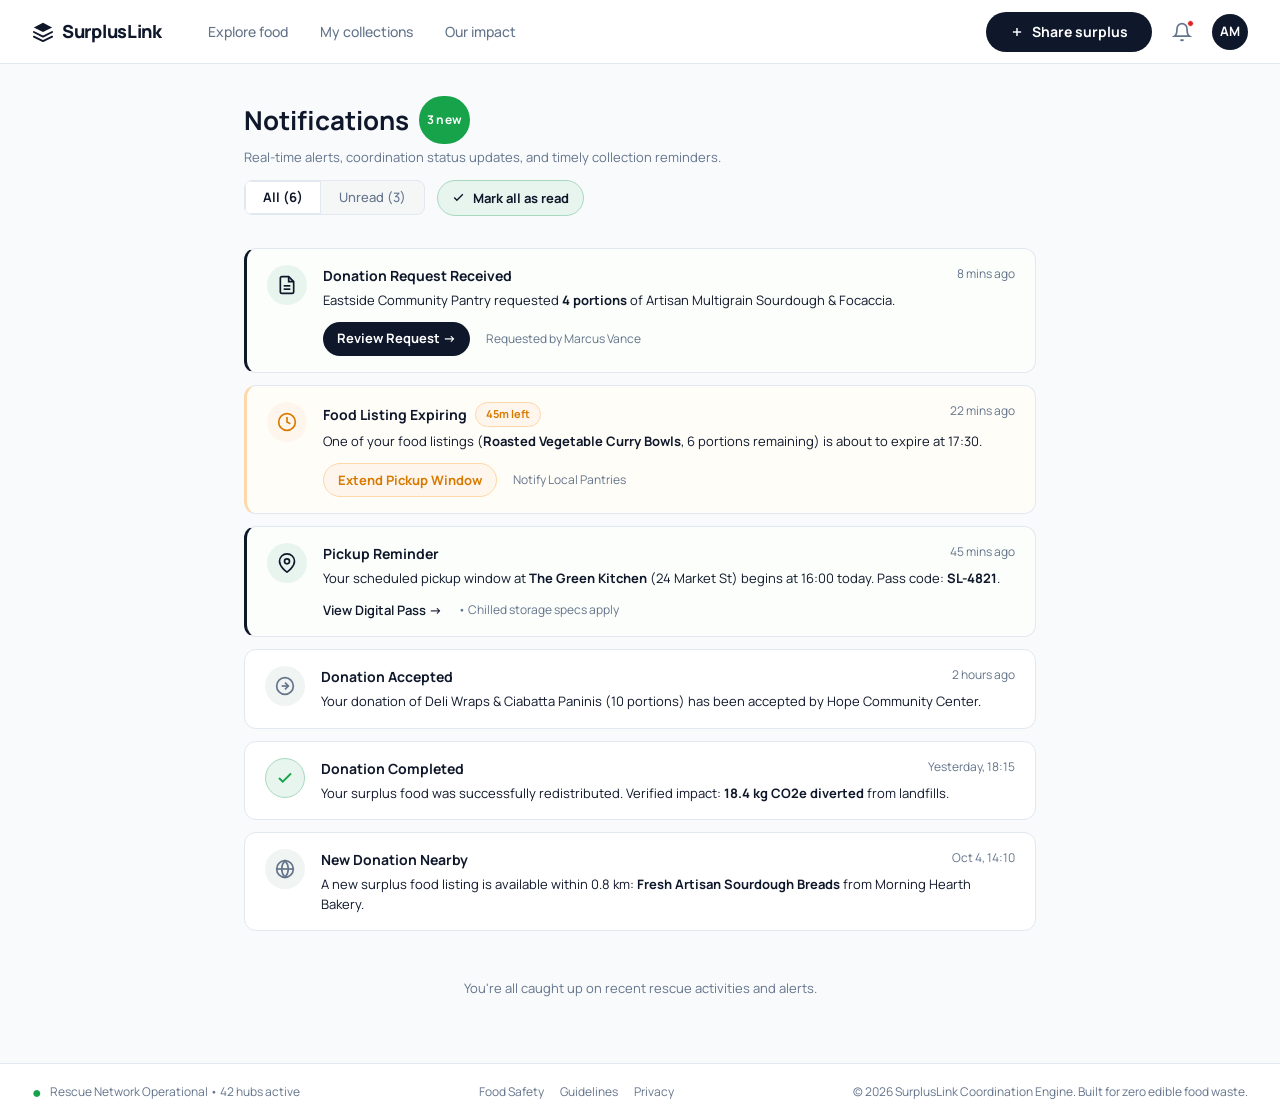
<file: INDEX.HTML>
<!DOCTYPE html>
<html lang="en">
<head>
  <meta charset="UTF-8">
  <meta name="viewport" content="width=device-width, initial-scale=1.0">
  <title>Notifications – SurplusLink</title>
  <meta name="description" content="Real-time alerts, coordination status updates, and timely collection reminders.">
  <link rel="stylesheet" href="style.css">
  <style>
    .notif-list {
      display: flex;
      flex-direction: column;
      gap: 12px;
      margin-bottom: 32px;
    }

    .notif-card {
      background: var(--color-surface);
      border: 1px solid var(--color-border);
      border-radius: var(--radius-md);
      padding: 16px 20px;
      display: flex;
      gap: 16px;
      position: relative;
    }

    .notif-card.unread-green {
      border-left: 3px solid var(--color-primary);
      background: #FBFEFB;
    }

    .notif-card.unread-orange {
      border-left: 3px solid var(--color-warning-border);
      background: #FFFDF8;
    }

    .notif-icon-wrap {
      width: 40px;
      height: 40px;
      border-radius: 50%;
      display: flex;
      align-items: center;
      justify-content: center;
      flex-shrink: 0;
    }

    .icon-green  { background: var(--color-success-bg); color: var(--color-primary); }
    .icon-orange { background: var(--color-warning-bg); color: var(--color-warning); }
    .icon-gray   { background: #F0F4F2; color: var(--color-muted); }
    .icon-check  { background: var(--color-success-bg); color: var(--color-success); border: 1px solid #A7D9BF; }

    .notif-content {
      flex: 1;
    }

    .notif-top {
      display: flex;
      justify-content: space-between;
      align-items: flex-start;
      gap: 12px;
      margin-bottom: 5px;
    }

    .notif-title {
      font-size: 14px;
      font-weight: 700;
      color: var(--color-text);
      display: flex;
      align-items: center;
      gap: 8px;
      flex-wrap: wrap;
    }

    .notif-time {
      font-size: 12px;
      color: var(--color-muted);
      white-space: nowrap;
      flex-shrink: 0;
    }

    .notif-text {
      font-size: 13px;
      color: var(--color-text);
      line-height: 1.5;
      margin-bottom: 12px;
    }

    .notif-actions {
      display: flex;
      align-items: center;
      gap: 16px;
    }

    .chip-warn {
      display: inline-flex;
      align-items: center;
      padding: 3px 10px;
      background: var(--color-warning-bg);
      border: 1px solid var(--color-warning-border);
      border-radius: var(--radius-pill);
      font-size: 11px;
      font-weight: 700;
      color: var(--color-warning);
    }

    .notif-tab-radio {
      display: none;
    }

    .toggle-tabs {
      display: flex;
      border: 1px solid var(--color-border);
      border-radius: var(--radius-sm);
      overflow: hidden;
      background: #F5F7F6;
    }

    .toggle-tab {
      padding: 7px 18px;
      font-size: 13px;
      font-weight: 500;
      color: var(--color-muted);
      cursor: pointer;
      border: none;
      background: transparent;
      font-family: var(--font-family);
      transition: all 0.15s ease;
      user-select: none;
      display: inline-block;
    }

    .notif-tab-radio:checked + .toggle-tab,
    .toggle-tab.active {
      background: white;
      color: var(--color-text);
      font-weight: 700;
      box-shadow: inset 0 0 0 1px var(--color-border);
    }

    @media (max-width: 768px) {
      .notif-header-row {
        flex-direction: column;
        align-items: flex-start !important;
        gap: 12px;
      }

      .notif-actions-row {
        flex-wrap: wrap;
        gap: 8px;
      }
    }
  </style>
</head>
<body>

  <!-- Navbar -->
  <nav class="navbar">
    <a href="explore.html" class="nav-logo">
      <svg width="22" height="22" viewBox="0 0 24 24" fill="none">
        <path d="M12 2L2 7L12 12L22 7L12 2Z" fill="currentColor"/>
        <path d="M2 17L12 22L22 17" stroke="currentColor" stroke-width="2" stroke-linecap="round" stroke-linejoin="round"/>
        <path d="M2 12L12 17L22 12" stroke="currentColor" stroke-width="2" stroke-linecap="round" stroke-linejoin="round"/>
        </svg>
      SurplusLink
    </a>
    <div class="nav-links">
      <a href="explore.html">Explore food</a>
      <a href="reservation.html">My collections</a>
      <a href="analytics.html">Our impact</a>
    </div>
    <div class="nav-actions">
      <a href="create-listing.html" class="btn btn-primary">
        <svg width="14" height="14" viewBox="0 0 24 24" fill="none" stroke="currentColor" stroke-width="2.5"><line x1="12" y1="5" x2="12" y2="19"/><line x1="5" y1="12" x2="19" y2="12"/></svg>
        Share surplus
      </a>
      <a href="notifications.html" class="nav-icon-btn">
        <svg width="20" height="20" viewBox="0 0 24 24" fill="none" stroke="currentColor" stroke-width="2"><path d="M18 8A6 6 0 0 0 6 8c0 7-3 9-3 9h18s-3-2-3-9"/><path d="M13.73 21a2 2 0 0 1-3.46 0"/></svg>
        <span class="nav-badge"></span>
      </a>
      <a href="profile.html" class="nav-avatar">AM</a>
    </div>
  </nav>

  <main class="page-main">
    <div class="container" style="max-width: 840px;">

      <!-- Page Header -->
      <div class="flex justify-between items-center mb-2 notif-header-row" style="flex-wrap: wrap; gap: 12px;">
        <div>
          <h1 style="font-size: 26px; margin-bottom: 4px; display: flex; align-items: center; gap: 10px;">
            Notifications
            <span style="background: var(--color-success); color: white; font-size: 12px; font-weight: 700; padding: 2px 8px; border-radius: var(--radius-pill); letter-spacing: 0.2px;">3 new</span>
          </h1>
          <p style="margin: 0; font-size: 13px; color: var(--color-muted);">Real-time alerts, coordination status updates, and timely collection reminders.</p>
        </div>
        <div class="flex items-center gap-3 notif-actions-row">
          <div class="toggle-tabs">
            <input type="radio" name="notif_tab" id="tab-all" class="notif-tab-radio" checked>
            <label for="tab-all" class="toggle-tab">All (6)</label>
            <input type="radio" name="notif_tab" id="tab-unread" class="notif-tab-radio">
            <label for="tab-unread" class="toggle-tab">Unread (3)</label>
          </div>
          <button class="btn btn-outline" style="height: 36px; padding: 0 14px; font-size: 13px; border-color: #A7D9BF; color: var(--color-primary); background: var(--color-success-bg);">
            <svg width="13" height="13" viewBox="0 0 24 24" fill="none" stroke="currentColor" stroke-width="2.5"><polyline points="20 6 9 17 4 12"/></svg>
            Mark all as read
          </button>
        </div>
      </div>

      <div style="height: 24px;"></div>

      <!-- Notification List -->
      <div class="notif-list">

        <!-- 1: Donation Request Received (unread green) -->
        <div class="notif-card unread-green">
          <div class="notif-icon-wrap icon-green">
            <svg width="20" height="20" viewBox="0 0 24 24" fill="none" stroke="currentColor" stroke-width="2"><path d="M14 2H6a2 2 0 0 0-2 2v16a2 2 0 0 0 2 2h12a2 2 0 0 0 2-2V8z"/><polyline points="14 2 14 8 20 8"/><line x1="16" y1="13" x2="8" y2="13"/><line x1="16" y1="17" x2="8" y2="17"/></svg>
          </div>
          <div class="notif-content">
            <div class="notif-top">
              <div class="notif-title">Donation Request Received</div>
              <span class="notif-time">8 mins ago</span>
            </div>
            <div class="notif-text">
              Eastside Community Pantry requested <strong>4 portions</strong> of Artisan Multigrain Sourdough &amp; Focaccia.
            </div>
            <div class="notif-actions">
              <a href="verification.html" class="btn btn-dark" style="height: 34px; padding: 0 14px; font-size: 13px;">Review Request →</a>
              <span style="font-size: 12px; color: var(--color-muted);">Requested by Marcus Vance</span>
            </div>
          </div>
        </div>

        <!-- 2: Food Listing Expiring (unread orange) -->
        <div class="notif-card unread-orange">
          <div class="notif-icon-wrap icon-orange">
            <svg width="20" height="20" viewBox="0 0 24 24" fill="none" stroke="currentColor" stroke-width="2"><circle cx="12" cy="12" r="10"/><polyline points="12 6 12 12 16 14"/></svg>
          </div>
          <div class="notif-content">
            <div class="notif-top">
              <div class="notif-title">
                Food Listing Expiring
                <span class="chip-warn">45m left</span>
              </div>
              <span class="notif-time">22 mins ago</span>
            </div>
            <div class="notif-text">
              One of your food listings (<strong>Roasted Vegetable Curry Bowls</strong>, 6 portions remaining) is about to expire at 17:30.
            </div>
            <div class="notif-actions">
              <button class="btn btn-outline" style="height: 34px; padding: 0 14px; font-size: 13px; color: var(--color-warning); border-color: var(--color-warning-border); background: var(--color-warning-bg);">Extend Pickup Window</button>
              <span style="font-size: 12px; color: var(--color-muted);">Notify Local Pantries</span>
            </div>
          </div>
        </div>

        <!-- 3: Pickup Reminder (unread green) -->
        <div class="notif-card unread-green">
          <div class="notif-icon-wrap icon-green">
            <svg width="20" height="20" viewBox="0 0 24 24" fill="none" stroke="currentColor" stroke-width="2"><path d="M21 10c0 7-9 13-9 13s-9-6-9-13a9 9 0 0 1 18 0z"/><circle cx="12" cy="10" r="3"/></svg>
          </div>
          <div class="notif-content">
            <div class="notif-top">
              <div class="notif-title">Pickup Reminder</div>
              <span class="notif-time">45 mins ago</span>
            </div>
            <div class="notif-text">
              Your scheduled pickup window at <strong>The Green Kitchen</strong> (24 Market St) begins at 16:00 today. Pass code: <strong style="color: var(--color-primary);">SL-4821</strong>.
            </div>
            <div class="notif-actions">
              <a href="reservation.html" style="font-size: 13px; font-weight: 600; color: var(--color-primary);">View Digital Pass →</a>
              <span style="font-size: 12px; color: var(--color-muted);">• Chilled storage specs apply</span>
            </div>
          </div>
        </div>

        <!-- 4: Donation Accepted (read) -->
        <div class="notif-card">
          <div class="notif-icon-wrap icon-gray">
            <svg width="20" height="20" viewBox="0 0 24 24" fill="none" stroke="currentColor" stroke-width="2"><circle cx="12" cy="12" r="10"/><line x1="8" y1="12" x2="16" y2="12"/><polyline points="12 8 16 12 12 16"/></svg>
          </div>
          <div class="notif-content">
            <div class="notif-top">
              <div class="notif-title">Donation Accepted</div>
              <span class="notif-time">2 hours ago</span>
            </div>
            <div class="notif-text" style="margin-bottom: 0;">
              Your donation of Deli Wraps &amp; Ciabatta Paninis (10 portions) has been accepted by Hope Community Center.
            </div>
          </div>
        </div>

        <!-- 5: Donation Completed (read) -->
        <div class="notif-card">
          <div class="notif-icon-wrap icon-check">
            <svg width="18" height="18" viewBox="0 0 24 24" fill="none" stroke="currentColor" stroke-width="2.5"><polyline points="20 6 9 17 4 12"/></svg>
          </div>
          <div class="notif-content">
            <div class="notif-top">
              <div class="notif-title">Donation Completed</div>
              <span class="notif-time">Yesterday, 18:15</span>
            </div>
            <div class="notif-text" style="margin-bottom: 0;">
              Your surplus food was successfully redistributed. Verified impact: <strong style="color: var(--color-primary);">18.4 kg CO2e diverted</strong> from landfills.
            </div>
          </div>
        </div>

        <!-- 6: New Donation Nearby (read) -->
        <div class="notif-card">
          <div class="notif-icon-wrap icon-gray">
            <svg width="20" height="20" viewBox="0 0 24 24" fill="none" stroke="currentColor" stroke-width="2"><circle cx="12" cy="12" r="10"/><line x1="2" y1="12" x2="22" y2="12"/><path d="M12 2a15.3 15.3 0 0 1 4 10 15.3 15.3 0 0 1-4 10 15.3 15.3 0 0 1-4-10 15.3 15.3 0 0 1 4-10z"/></svg>
          </div>
          <div class="notif-content">
            <div class="notif-top">
              <div class="notif-title">New Donation Nearby</div>
              <span class="notif-time">Oct 4, 14:10</span>
            </div>
            <div class="notif-text" style="margin-bottom: 0;">
              A new surplus food listing is available within 0.8 km: <strong>Fresh Artisan Sourdough Breads</strong> from Morning Hearth Bakery.
            </div>
          </div>
        </div>

      </div><!-- /notif-list -->

      <div style="text-align: center; font-size: 13px; color: var(--color-muted); padding: 16px 0 32px;">
        You're all caught up on recent rescue activities and alerts.
      </div>

    </div>
  </main>

  <!-- Site Footer -->
  <footer class="site-footer">
    <div class="flex items-center gap-2">
      <span style="color: var(--color-success); font-size: 16px;">●</span>
      Rescue Network Operational &bull; 42 hubs active
    </div>
    <div class="flex gap-4">
      <a href="#">Food Safety</a>
      <a href="#">Guidelines</a>
      <a href="#">Privacy</a>
    </div>
    <span>© 2026 SurplusLink Coordination Engine. Built for zero edible food waste.</span>
  </footer>

  <!-- Mobile Bottom Nav -->
  <nav class="mobile-nav">
    <a href="explore.html" class="mobile-nav-item">
      <svg viewBox="0 0 24 24" fill="none" stroke="currentColor" stroke-width="2"><circle cx="11" cy="11" r="8"/><line x1="21" y1="21" x2="16.65" y2="16.65"/></svg>
      Explore
    </a>
    <a href="reservation.html" class="mobile-nav-item">
      <svg viewBox="0 0 24 24" fill="none" stroke="currentColor" stroke-width="2"><path d="M4 19.5A2.5 2.5 0 0 1 6.5 17H20"/><path d="M6.5 2H20v20H6.5A2.5 2.5 0 0 1 4 19.5v-15A2.5 2.5 0 0 1 6.5 2z"/></svg>
      Collections
    </a>
    <a href="analytics.html" class="mobile-nav-item">
      <svg viewBox="0 0 24 24" fill="none" stroke="currentColor" stroke-width="2"><path d="M12 2.69l5.66 5.66a8 8 0 1 1-11.31 0z"/></svg>
      Impact
    </a>
    <a href="profile.html" class="mobile-nav-item">
      <svg viewBox="0 0 24 24" fill="none" stroke="currentColor" stroke-width="2"><path d="M20 21v-2a4 4 0 0 0-4-4H8a4 4 0 0 0-4 4v2"/><circle cx="12" cy="7" r="4"/></svg>
      Profile
    </a>
  </nav>

</body>
</html>
</file>
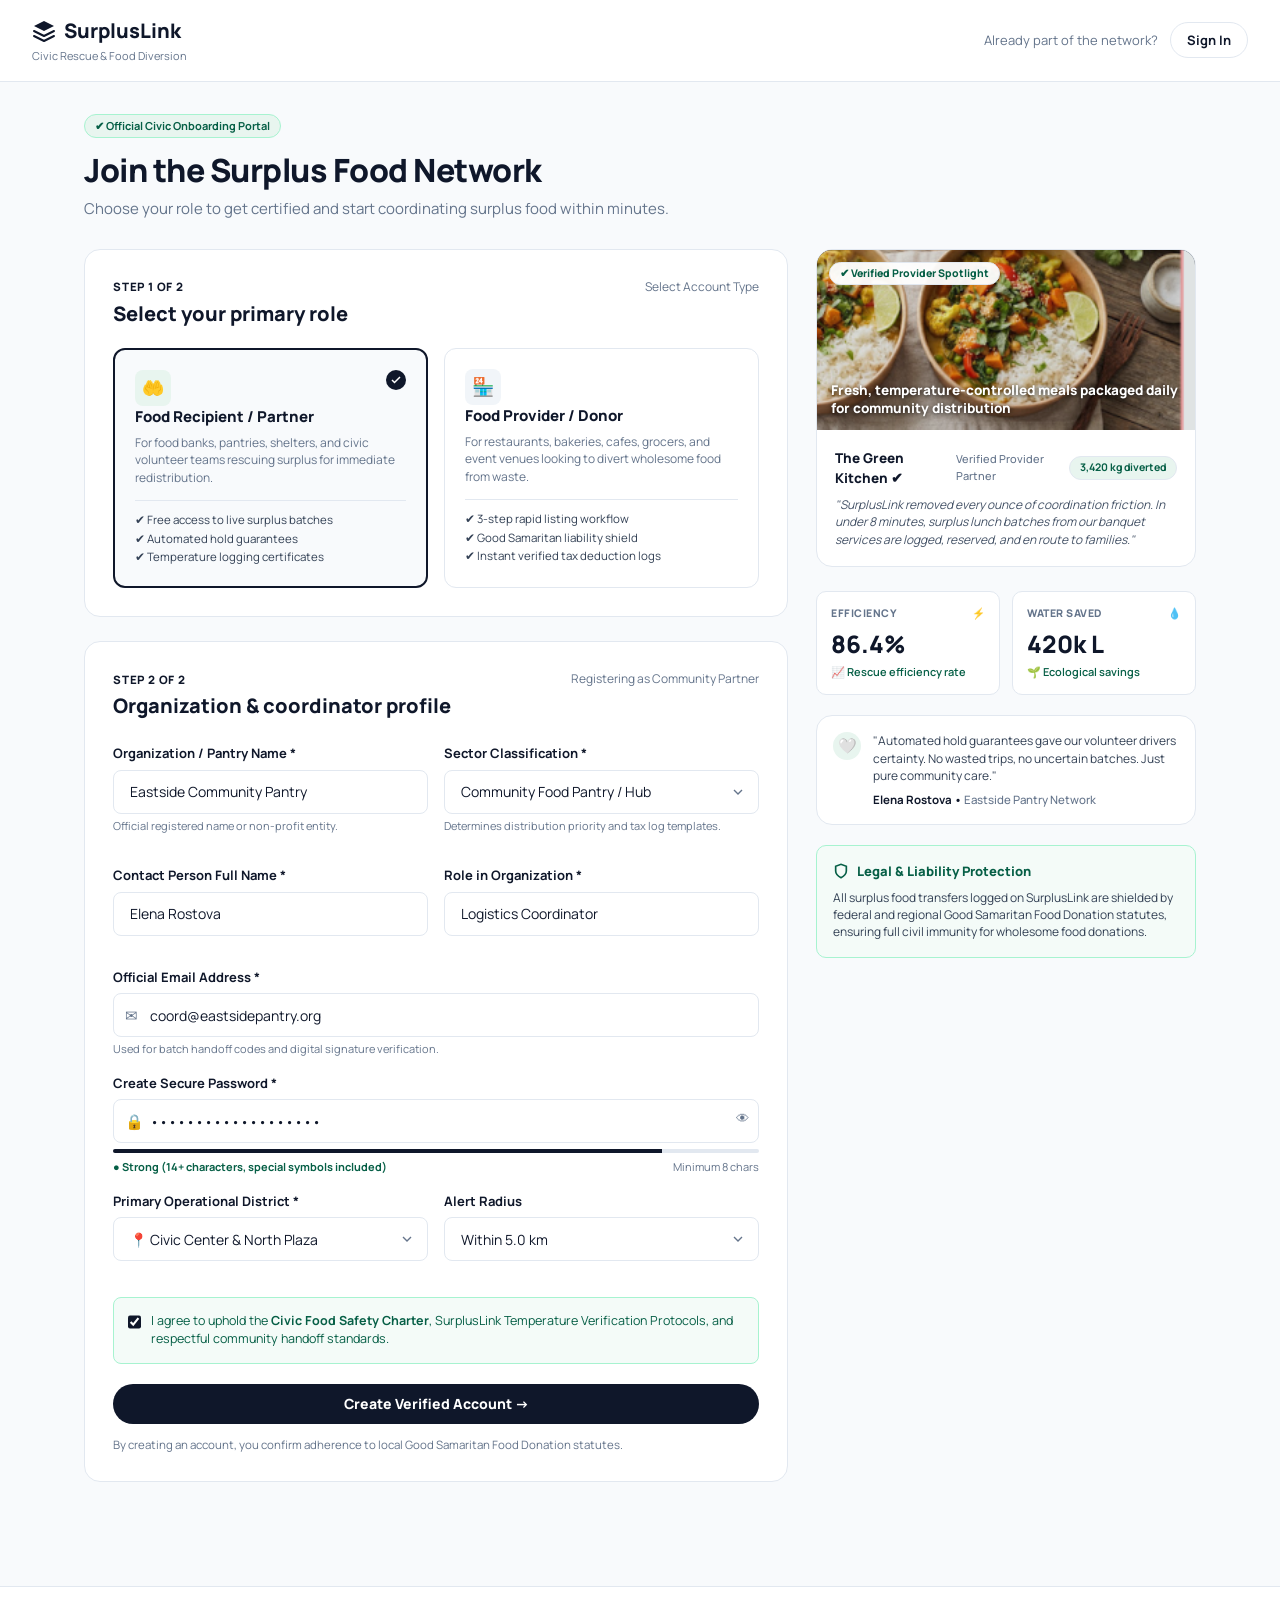
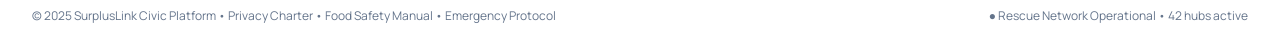
<file: index.html>
<!DOCTYPE html>
<html lang="en">
<head>
  <meta charset="UTF-8">
  <meta name="viewport" content="width=device-width, initial-scale=1.0">
  <title>Join the Surplus Food Network – SurplusLink</title>
  <meta name="description" content="Choose your role to get certified and start coordinating surplus food within minutes.">
  <link rel="stylesheet" href="style.css">
  <style>
    .su-layout {
      display: grid;
      grid-template-columns: 1fr 380px;
      gap: 28px;
      align-items: start;
    }
    .su-card {
      background: var(--color-surface);
      border: 1px solid var(--color-border);
      border-radius: var(--radius-lg);
      padding: 28px;
      margin-bottom: 24px;
    }
    .role-select-grid {
      display: grid;
      grid-template-columns: 1fr 1fr;
      gap: 16px;
    }
    .role-card-radio {
      display: none;
    }
    .role-select-card {
      border: 1.5px solid var(--color-border);
      border-radius: 12px;
      padding: 20px;
      cursor: pointer;
      background: #FFFFFF;
      transition: all 0.15s ease;
      position: relative;
      display: block;
      user-select: none;
    }
    .role-select-card .role-check-indicator {
      width: 20px;
      height: 20px;
      border-radius: 50%;
      background: var(--color-primary);
      color: #FFF;
      display: flex;
      align-items: center;
      justify-content: center;
      opacity: 0;
      visibility: hidden;
      transition: all 0.15s ease;
    }
    .role-card-radio:checked + .role-select-card {
      border: 2px solid var(--color-primary);
      background: #F8FAFC;
    }
    .role-card-radio:checked + .role-select-card .role-check-indicator {
      opacity: 1;
      visibility: visible;
    }
    .strength-meter {
      height: 4px;
      background: #E2E8F0;
      border-radius: 2px;
      overflow: hidden;
      margin-top: 6px;
      margin-bottom: 6px;
    }
    .strength-meter-fill {
      width: 85%;
      height: 100%;
      background: var(--color-primary);
    }
    @media (max-width: 960px) {
      .su-layout {
        grid-template-columns: 1fr;
      }
    }
    @media (max-width: 640px) {
      .role-select-grid {
        grid-template-columns: 1fr;
      }
      .su-card {
        padding: 20px 16px;
      }
    }
  </style>
</head>
<body style="background-color: var(--color-background);">

  <!-- Header -->
  <header style="background: #FFFFFF; border-bottom: 1px solid var(--color-border); padding: 16px 32px; display: flex; justify-content: space-between; align-items: center; flex-wrap: wrap; gap: 12px;">
    <div>
      <a href="index.html" style="text-decoration: none; display: flex; align-items: center; gap: 8px; font-weight: 800; font-size: 20px; color: var(--color-primary);">
        <svg width="24" height="24" viewBox="0 0 24 24" fill="none">
          <path d="M12 2L2 7L12 12L22 7L12 2Z" fill="var(--color-primary)"/>
          <path d="M2 17L12 22L22 17" stroke="var(--color-primary)" stroke-width="2" stroke-linecap="round" stroke-linejoin="round"/>
          <path d="M2 12L12 17L22 12" stroke="var(--color-primary)" stroke-width="2" stroke-linecap="round" stroke-linejoin="round"/>
        </svg>
        SurplusLink
      </a>
      <div style="font-size: 11px; color: #64748B; margin-top: 2px;">Civic Rescue & Food Diversion</div>
    </div>
    
    <div style="display: flex; align-items: center; gap: 12px; font-size: 13px;">
      <span style="color: #64748B;">Already part of the network?</span>
      <a href="signin.html" class="btn btn-outline btn-sm" style="border-color: var(--color-border); color: #0F172A; font-weight: 700; text-decoration: none;">
        Sign In
      </a>
    </div>
  </header>

  <main class="container" style="padding-top: 32px; padding-bottom: 80px;">

    <!-- Top Headline -->
    <div style="margin-bottom: 28px;">
      <span class="badge" style="background: #E8F5EF; color: #065F46; border: 1px solid #A7F3D0; font-weight: 700; font-size: 11px; margin-bottom: 10px;">
        ✔ Official Civic Onboarding Portal
      </span>
      <h1 style="margin: 0 0 6px 0; font-size: 32px; font-weight: 800; color: #0F172A; letter-spacing: -0.5px;">
        Join the Surplus Food Network
      </h1>
      <p class="text-muted" style="margin: 0; font-size: 15px;">
        Choose your role to get certified and start coordinating surplus food within minutes.
      </p>
    </div>

    <div class="su-layout">
      
      <!-- Left Form Steps -->
      <div class="left-col">
        
        <!-- STEP 1 OF 2 -->
        <div class="su-card">
          <div class="flex justify-between items-center mb-3">
            <span style="font-size: 11.5px; font-weight: 800; letter-spacing: 0.8px; color: var(--color-primary); text-transform: uppercase;">
              STEP 1 OF 2
            </span>
            <span style="font-size: 12px; color: #64748B;">Select Account Type</span>
          </div>

          <h2 style="margin: 0 0 16px 0; font-size: 20px; font-weight: 800; color: #0F172A;">
            Select your primary role
          </h2>

          <div class="role-select-grid">
            <!-- Recipient Card (Active) -->
            <input type="radio" name="account_role" id="role-recipient-card" class="role-card-radio" checked>
            <label for="role-recipient-card" class="role-select-card">
              <div class="flex justify-between items-start mb-3">
                <div style="width: 36px; height: 36px; border-radius: 8px; background: #E8F5EF; color: #065F46; display: flex; align-items: center; justify-content: center; font-size: 18px;">
                  🤲
                </div>
                <div class="role-check-indicator">
                  <svg width="12" height="12" viewBox="0 0 24 24" fill="none" stroke="currentColor" stroke-width="3"><polyline points="20 6 9 17 4 12"></polyline></svg>
                </div>
              </div>

              <div style="font-size: 15px; font-weight: 800; color: #0F172A; margin-bottom: 6px;">Food Recipient / Partner</div>
              <p class="text-muted" style="margin: 0 0 14px 0; font-size: 12px; line-height: 1.45;">
                For food banks, pantries, shelters, and civic volunteer teams rescuing surplus for immediate redistribution.
              </p>

              <div style="border-top: 1px solid var(--color-border); padding-top: 10px; font-size: 11.5px; color: #334155; line-height: 1.6;">
                <div>✔ Free access to live surplus batches</div>
                <div>✔ Automated hold guarantees</div>
                <div>✔ Temperature logging certificates</div>
              </div>
            </label>

            <!-- Provider Card -->
            <input type="radio" name="account_role" id="role-provider-card" class="role-card-radio">
            <label for="role-provider-card" class="role-select-card">
              <div class="flex justify-between items-start mb-3">
                <div style="width: 36px; height: 36px; border-radius: 8px; background: #F1F5F9; color: #334155; display: flex; align-items: center; justify-content: center; font-size: 18px;">
                  🏪
                </div>
                <div class="role-check-indicator">
                  <svg width="12" height="12" viewBox="0 0 24 24" fill="none" stroke="currentColor" stroke-width="3"><polyline points="20 6 9 17 4 12"></polyline></svg>
                </div>
              </div>

              <div style="font-size: 15px; font-weight: 800; color: #0F172A; margin-bottom: 6px;">Food Provider / Donor</div>
              <p class="text-muted" style="margin: 0 0 14px 0; font-size: 12px; line-height: 1.45;">
                For restaurants, bakeries, cafes, grocers, and event venues looking to divert wholesome food from waste.
              </p>

              <div style="border-top: 1px solid var(--color-border); padding-top: 10px; font-size: 11.5px; color: #334155; line-height: 1.6;">
                <div>✔ 3-step rapid listing workflow</div>
                <div>✔ Good Samaritan liability shield</div>
                <div>✔ Instant verified tax deduction logs</div>
              </div>
            </label>
          </div>
        </div>

        <!-- STEP 2 OF 2 -->
        <div class="su-card">
          <div class="flex justify-between items-center mb-3">
            <span style="font-size: 11.5px; font-weight: 800; letter-spacing: 0.8px; color: var(--color-primary); text-transform: uppercase;">
              STEP 2 OF 2
            </span>
            <span style="font-size: 12px; color: #64748B;">Registering as Community Partner</span>
          </div>

          <h2 style="margin: 0 0 20px 0; font-size: 20px; font-weight: 800; color: #0F172A;">
            Organization & coordinator profile
          </h2>

          <form action="explore.html" method="get">
            <div style="display: grid; grid-template-columns: 1fr 1fr; gap: 16px; margin-bottom: 16px;">
              <div class="form-group">
                <label class="form-label" style="font-size: 13px;">Organization / Pantry Name *</label>
                <input type="text" class="form-input" value="Eastside Community Pantry" required>
                <div style="font-size: 11px; color: #64748B; margin-top: 4px;">Official registered name or non-profit entity.</div>
              </div>

              <div class="form-group">
                <label class="form-label" style="font-size: 13px;">Sector Classification *</label>
                <select class="form-input">
                  <option selected>Community Food Pantry / Hub</option>
                  <option>Emergency Homeless Shelter</option>
                  <option>Soup Kitchen / Mutual Aid</option>
                  <option>Youth & Senior Care Center</option>
                </select>
                <div style="font-size: 11px; color: #64748B; margin-top: 4px;">Determines distribution priority and tax log templates.</div>
              </div>
            </div>

            <div style="display: grid; grid-template-columns: 1fr 1fr; gap: 16px; margin-bottom: 16px;">
              <div class="form-group">
                <label class="form-label" style="font-size: 13px;">Contact Person Full Name *</label>
                <input type="text" class="form-input" value="Elena Rostova" required>
              </div>

              <div class="form-group">
                <label class="form-label" style="font-size: 13px;">Role in Organization *</label>
                <input type="text" class="form-input" value="Logistics Coordinator" required>
              </div>
            </div>

            <div class="form-group mb-4">
              <label class="form-label" style="font-size: 13px;">Official Email Address *</label>
              <div style="position: relative;">
                <span style="position: absolute; left: 12px; top: 12px; color: #64748B;">✉</span>
                <input type="email" class="form-input" value="coord@eastsidepantry.org" style="padding-left: 36px;" required>
              </div>
              <div style="font-size: 11px; color: #64748B; margin-top: 4px;">Used for batch handoff codes and digital signature verification.</div>
            </div>

            <div class="form-group mb-4">
              <label class="form-label" style="font-size: 13px;">Create Secure Password *</label>
              <div style="position: relative;">
                <span style="position: absolute; left: 12px; top: 12px; color: #64748B;">🔒</span>
                <input type="password" class="form-input" value="RescueMission2025!@" style="padding-left: 36px; padding-right: 36px;" required>
                <button type="button" style="position: absolute; right: 10px; top: 10px; background: none; border: none; cursor: pointer; color: #64748B;">👁</button>
              </div>
              <div class="strength-meter">
                <div class="strength-meter-fill"></div>
              </div>
              <div class="flex justify-between" style="font-size: 11px; color: #64748B;">
                <span style="color: #065F46; font-weight: 700;">● Strong (14+ characters, special symbols included)</span>
                <span>Minimum 8 chars</span>
              </div>
            </div>

            <div style="display: grid; grid-template-columns: 1fr 1fr; gap: 16px; margin-bottom: 20px;">
              <div class="form-group">
                <label class="form-label" style="font-size: 13px;">Primary Operational District *</label>
                <select class="form-input">
                  <option selected>📍 Civic Center & North Plaza</option>
                  <option>📍 Eastside Industrial & Riverside</option>
                  <option>📍 South Metro District</option>
                  <option>📍 West University Corridor</option>
                </select>
              </div>

              <div class="form-group">
                <label class="form-label" style="font-size: 13px;">Alert Radius</label>
                <select class="form-input">
                  <option selected>Within 5.0 km</option>
                  <option>Within 2.5 km</option>
                  <option>Within 10.0 km</option>
                  <option>Entire City Network</option>
                </select>
              </div>
            </div>

            <!-- Agreement Box -->
            <div style="background: #F4FBF8; border: 1px solid #A7F3D0; border-radius: 8px; padding: 14px; display: flex; align-items: flex-start; gap: 10px; font-size: 12.5px; color: #065F46; margin-bottom: 20px;">
              <input type="checkbox" id="terms" checked style="accent-color: var(--color-primary); width: 16px; height: 16px; margin-top: 2px;">
              <label for="terms" style="cursor: pointer; line-height: 1.45;">
                I agree to uphold the <strong>Civic Food Safety Charter</strong>, SurplusLink Temperature Verification Protocols, and respectful community handoff standards.
              </label>
            </div>

            <button type="submit" class="btn btn-primary" style="width: 100%; font-weight: 800; padding: 14px; font-size: 14px; justify-content: center; margin-bottom: 12px;">
              Create Verified Account →
            </button>

            <div class="text-muted text-center" style="font-size: 11.5px;">
              By creating an account, you confirm adherence to local Good Samaritan Food Donation statutes.
            </div>
          </form>
        </div>

      </div>

      <!-- Right Column: Spotlight & Impact Cards -->
      <div class="right-col">
        
        <!-- Spotlight Card -->
        <div class="su-card" style="padding: 0; overflow: hidden;">
          <div style="position: relative; height: 180px; background: #0F172A;">
            <img src="assets/images/food_grain_bowls.png" alt="Spotlight Meals" style="width: 100%; height: 100%; object-fit: cover; opacity: 0.9;">
            <span class="badge" style="position: absolute; top: 12px; left: 12px; background: rgba(255,255,255,0.95); color: #065F46; font-weight: 800; font-size: 10.5px;">
              ✔ Verified Provider Spotlight
            </span>
            <div style="position: absolute; bottom: 12px; left: 14px; right: 14px; color: #FFFFFF; font-size: 13.5px; font-weight: 800; text-shadow: 0 1px 4px rgba(0,0,0,0.8); line-height: 1.35;">
              Fresh, temperature-controlled meals packaged daily for community distribution
            </div>
          </div>

          <div style="padding: 18px;">
            <div class="flex justify-between items-center mb-2">
              <div class="flex items-center gap-1.5" style="font-weight: 800; font-size: 13.5px; color: #0F172A;">
                The Green Kitchen ✔
                <div style="font-size: 11px; color: #64748B; font-weight: 500;">Verified Provider Partner</div>
              </div>
              <span class="badge" style="background: #E8F5EF; color: #065F46; font-size: 10.5px; font-weight: 700;">
                3,420 kg diverted
              </span>
            </div>

            <p style="margin: 0; font-size: 12px; color: #475569; line-height: 1.45; font-style: italic;">
              "SurplusLink removed every ounce of coordination friction. In under 8 minutes, surplus lunch batches from our banquet services are logged, reserved, and en route to families."
            </p>
          </div>
        </div>

        <!-- 2 Stats Side-by-side -->
        <div style="display: grid; grid-template-columns: 1fr 1fr; gap: 12px; margin-bottom: 20px;">
          <div style="background: #FFFFFF; border: 1px solid var(--color-border); border-radius: 10px; padding: 14px;">
            <div class="flex justify-between items-center text-muted" style="font-size: 10.5px; font-weight: 800; letter-spacing: 0.5px; text-transform: uppercase; margin-bottom: 4px;">
              EFFICIENCY
              <span>⚡</span>
            </div>
            <div style="font-size: 24px; font-weight: 800; color: #0F172A; margin-bottom: 2px;">86.4%</div>
            <div style="font-size: 11px; color: #065F46; font-weight: 600;">📈 Rescue efficiency rate</div>
          </div>

          <div style="background: #FFFFFF; border: 1px solid var(--color-border); border-radius: 10px; padding: 14px;">
            <div class="flex justify-between items-center text-muted" style="font-size: 10.5px; font-weight: 800; letter-spacing: 0.5px; text-transform: uppercase; margin-bottom: 4px;">
              WATER SAVED
              <span>💧</span>
            </div>
            <div style="font-size: 24px; font-weight: 800; color: #0F172A; margin-bottom: 2px;">420k L</div>
            <div style="font-size: 11px; color: #065F46; font-weight: 600;">🌱 Ecological savings</div>
          </div>
        </div>

        <!-- Quote Card -->
        <div class="su-card" style="padding: 16px; margin-bottom: 20px;">
          <div class="flex items-start gap-3">
            <div style="width: 28px; height: 28px; border-radius: 50%; background: #E8F5EF; color: var(--color-primary); display: flex; align-items: center; justify-content: center; flex-shrink: 0;">
              🤍
            </div>
            <div>
              <p style="margin: 0 0 6px 0; font-size: 12px; color: #334155; line-height: 1.45;">
                "Automated hold guarantees gave our volunteer drivers certainty. No wasted trips, no uncertain batches. Just pure community care."
              </p>
              <div style="font-size: 11.5px; font-weight: 700; color: #0F172A;">
                Elena Rostova • <span style="color: #64748B; font-weight: 500;">Eastside Pantry Network</span>
              </div>
            </div>
          </div>
        </div>

        <!-- Legal & Liability Protection -->
        <div style="background: #F4FBF8; border: 1px solid #A7F3D0; border-radius: 10px; padding: 16px; font-size: 12px; color: #065F46; line-height: 1.45;">
          <div class="flex items-center gap-2 mb-2" style="font-weight: 800; font-size: 13px;">
            <svg width="16" height="16" viewBox="0 0 24 24" fill="none" stroke="currentColor" stroke-width="2.5"><path d="M12 22s8-4 8-10V5l-8-3-8 3v7c0 6 8 10 8 10z"></path></svg>
            Legal & Liability Protection
          </div>
          <p style="margin: 0; color: #334155;">
            All surplus food transfers logged on SurplusLink are shielded by federal and regional Good Samaritan Food Donation statutes, ensuring full civil immunity for wholesome food donations.
          </p>
        </div>

      </div>
    </div>
  </main>

  <!-- Footer -->
  <footer style="background: #FFFFFF; border-top: 1px solid var(--color-border); padding: 20px 32px; display: flex; justify-content: space-between; align-items: center; font-size: 12px; color: #64748B; flex-wrap: wrap; gap: 12px;">
    <div>© 2025 SurplusLink Civic Platform • Privacy Charter • Food Safety Manual • Emergency Protocol</div>
    <div>● Rescue Network Operational • 42 hubs active</div>
  </footer>

</body>
</html>
</file>
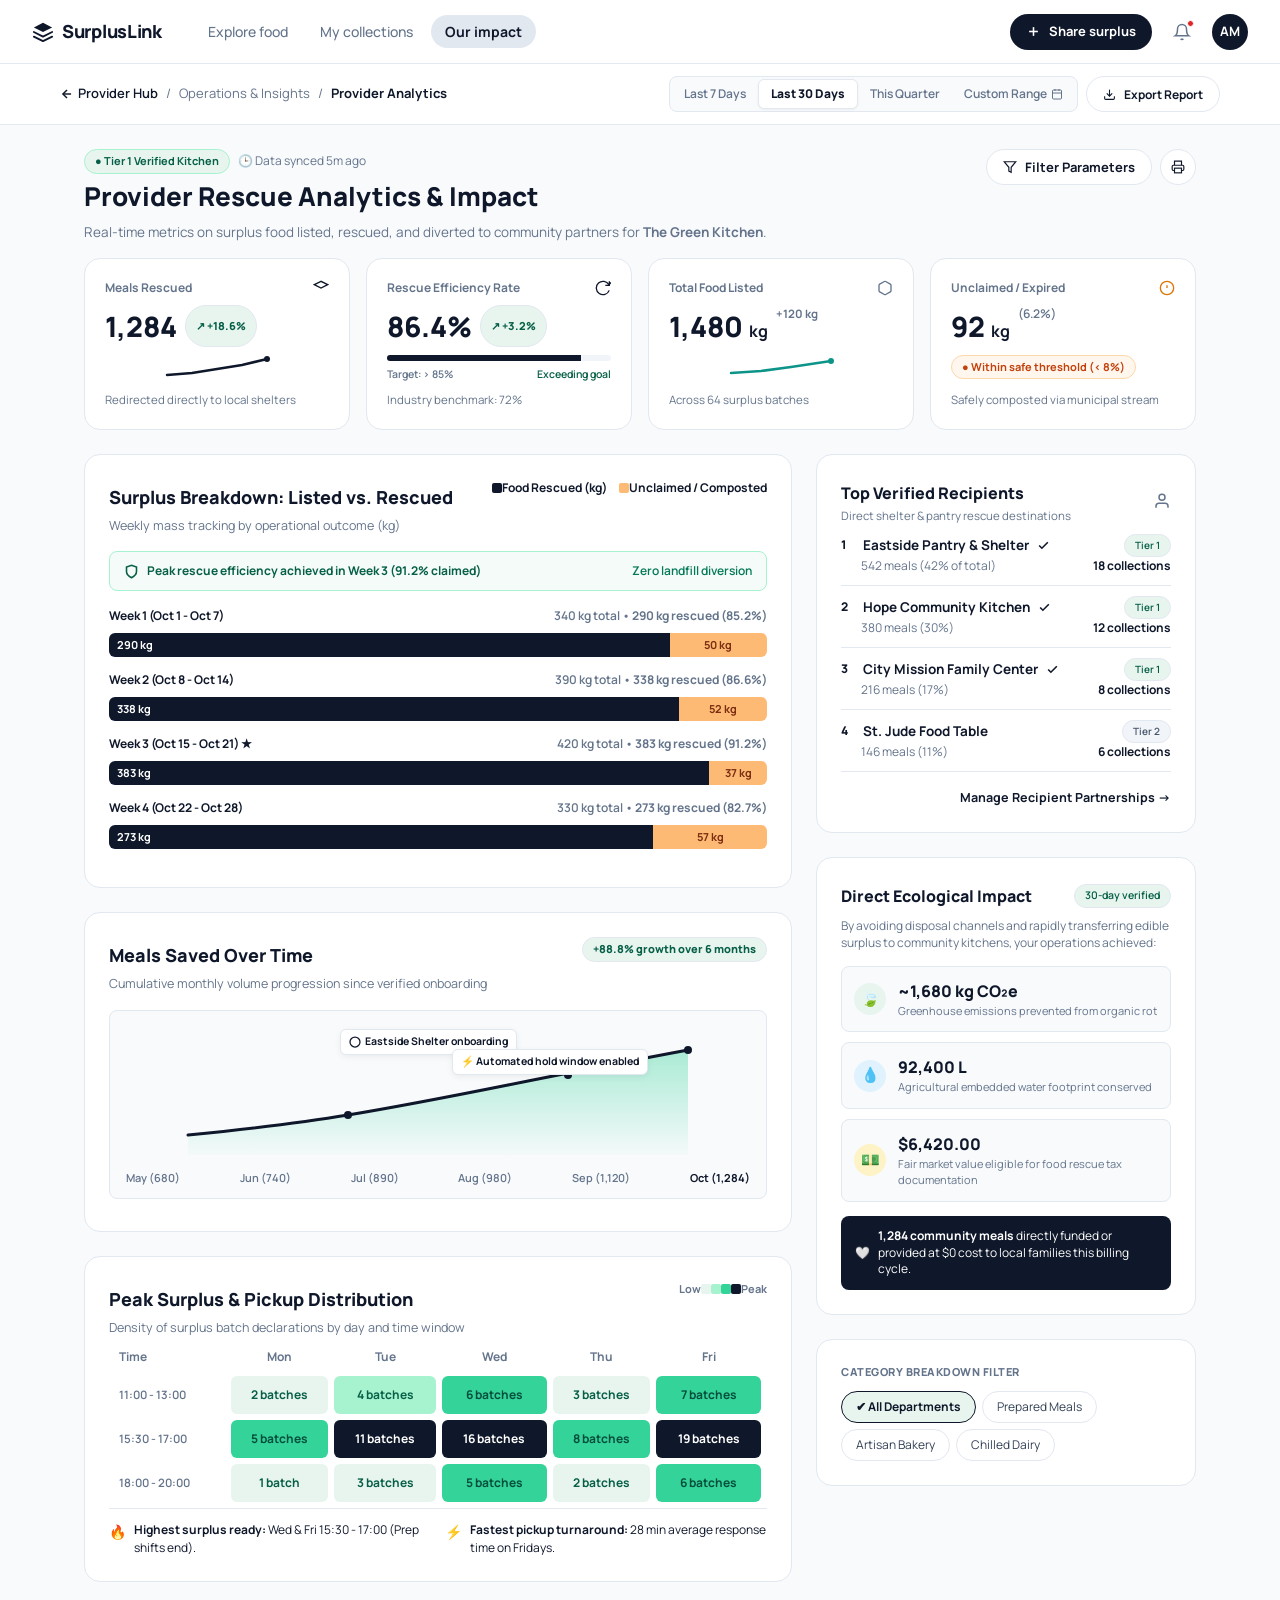
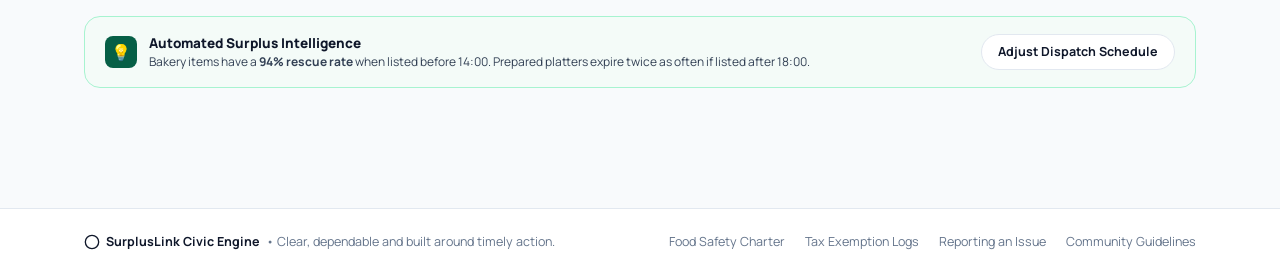
<file: analytics.html>
<!DOCTYPE html>
<html lang="en">
<head>
  <meta charset="UTF-8">
  <meta name="viewport" content="width=device-width, initial-scale=1.0">
  <title>Provider Rescue Analytics & Impact – SurplusLink</title>
  <meta name="description" content="Real-time metrics on surplus food listed, rescued, efficiency rates, and ecological impact.">
  <link rel="stylesheet" href="style.css">
  <style>
    .a-layout {
      display: grid;
      grid-template-columns: 1fr 380px;
      gap: 24px;
      align-items: start;
    }
    .a-card {
      background: var(--color-surface);
      border: 1px solid var(--color-border);
      border-radius: var(--radius-lg);
      padding: 24px;
      margin-bottom: 24px;
    }
    .metric-4col {
      display: grid;
      grid-template-columns: repeat(4, 1fr);
      gap: 16px;
      margin-bottom: 24px;
    }
    .m-card {
      background: var(--color-surface);
      border: 1px solid var(--color-border);
      border-radius: var(--radius-lg);
      padding: 20px;
      display: flex;
      flex-direction: column;
      justify-content: space-between;
    }
    .chart-bar-wrap {
      display: flex;
      height: 24px;
      border-radius: 6px;
      overflow: hidden;
      margin-top: 8px;
      margin-bottom: 14px;
    }
    .bar-dark {
      background: #0F172A;
      color: #FFFFFF;
      font-size: 11px;
      font-weight: 700;
      display: flex;
      align-items: center;
      padding-left: 8px;
    }
    .bar-amber {
      background: #FDBA74;
      color: #7C2D12;
      font-size: 11px;
      font-weight: 700;
      display: flex;
      align-items: center;
      justify-content: center;
    }
    .heatmap-grid {
      width: 100%;
      border-collapse: separate;
      border-spacing: 6px;
    }
    .heatmap-grid th {
      font-size: 12px;
      font-weight: 700;
      color: #64748B;
      text-align: center;
      padding: 4px;
    }
    .heatmap-grid td {
      border-radius: 6px;
      text-align: center;
      font-size: 12px;
      font-weight: 700;
      padding: 10px 4px;
    }
    .h-low { background: #E8F5EF; color: #065F46; }
    .h-med { background: #A7F3D0; color: #065F46; }
    .h-high { background: #34D399; color: #064E3B; }
    .h-peak { background: #0F172A; color: #FFFFFF; }
    .an-radio {
      display: none;
    }
    .date-pill-btn {
      background: transparent;
      border: none;
      padding: 5px 12px;
      font-weight: 600;
      color: #64748B;
      cursor: pointer;
      border-radius: 6px;
      font-size: 12px;
      transition: all 0.15s ease;
      user-select: none;
      display: inline-flex;
      align-items: center;
      gap: 4px;
    }
    .an-radio:checked + .date-pill-btn {
      background: #FFFFFF;
      border: 1px solid var(--color-border);
      font-weight: 800;
      color: #0F172A;
      box-shadow: 0 1px 3px rgba(0,0,0,0.05);
    }
    .cat-pill-btn {
      border: 1px solid var(--color-border);
      background: #FFF;
      color: #334155;
      font-size: 12px;
      border-radius: 20px;
      padding: 6px 14px;
      cursor: pointer;
      transition: all 0.15s ease;
      user-select: none;
      display: inline-block;
    }
    .an-radio:checked + .cat-pill-btn {
      border-color: var(--color-primary);
      background: #E8F5EF;
      color: var(--color-primary);
      font-weight: 700;
    }
    @media (max-width: 1024px) {
      .metric-4col {
        grid-template-columns: repeat(2, 1fr);
      }
      .a-layout {
        grid-template-columns: 1fr;
      }
    }
    @media (max-width: 600px) {
      .metric-4col {
        grid-template-columns: 1fr;
      }
    }
    @media (max-width: 480px) {
      .heatmap-grid th,
      .heatmap-grid td {
        font-size: 10px;
        padding: 7px 2px;
      }
      .heatmap-grid th:first-child,
      .heatmap-grid td:first-child {
        font-size: 9.5px;
        width: 80px;
      }
    }
  </style>
</head>
<body style="background-color: var(--color-background);">

  <!-- Navbar -->
  <nav class="navbar">
    <a href="explore.html" class="nav-logo">
      <svg width="22" height="22" viewBox="0 0 24 24" fill="none">
        <path d="M12 2L2 7L12 12L22 7L12 2Z" fill="var(--color-primary)"/>
        <path d="M2 17L12 22L22 17" stroke="var(--color-primary)" stroke-width="2" stroke-linecap="round" stroke-linejoin="round"/>
        <path d="M2 12L12 17L22 12" stroke="var(--color-primary)" stroke-width="2" stroke-linecap="round" stroke-linejoin="round"/>
      </svg>
      SurplusLink
    </a>
    <div class="nav-links">
      <a href="explore.html">Explore food</a>
      <a href="reservation.html">My collections</a>
      <a href="analytics.html" class="active">Our impact</a>
    </div>
    <div class="nav-actions">
      <a href="create-listing.html" class="btn btn-primary btn-sm">
        <svg width="15" height="15" viewBox="0 0 24 24" fill="none" stroke="currentColor" stroke-width="2.5"><line x1="12" y1="5" x2="12" y2="19"></line><line x1="5" y1="12" x2="19" y2="12"></line></svg>
        Share surplus
      </a>
      <a href="notifications.html" class="nav-icon-btn" title="Notifications">
        <svg width="18" height="18" viewBox="0 0 24 24" fill="none" stroke="currentColor" stroke-width="2"><path d="M18 8A6 6 0 0 0 6 8c0 7-3 9-3 9h18s-3-2-3-9"></path><path d="M13.73 21a2 2 0 0 1-3.46 0"></path></svg>
        <span class="unread-dot"></span>
      </a>
      <a href="profile.html" class="nav-avatar" title="View Profile">AM</a>
    </div>
  </nav>

  <!-- Sub-nav Breadcrumbs & Date Filter -->
  <div style="background: #FFFFFF; border-bottom: 1px solid var(--color-border); padding: 12px 24px;">
    <div class="container" style="padding: 0; display: flex; justify-content: space-between; align-items: center; flex-wrap: wrap; gap: 12px;">
      <div style="display: flex; align-items: center; gap: 8px; font-size: 13px; flex-wrap: wrap;">
        <a href="explore.html" style="color: var(--color-primary); font-weight: 600; text-decoration: none; display: flex; align-items: center; gap: 4px;">
          <svg width="14" height="14" viewBox="0 0 24 24" fill="none" stroke="currentColor" stroke-width="2.5"><line x1="19" y1="12" x2="5" y2="12"></line><polyline points="12 19 5 12 12 5"></polyline></svg>
          Provider Hub
        </a>
        <span style="color: var(--color-muted);">/</span>
        <span style="color: var(--color-muted);">Operations & Insights</span>
        <span style="color: var(--color-muted);">/</span>
        <span style="font-weight: 700; color: #0F172A;">Provider Analytics</span>
      </div>

      <div style="display: flex; align-items: center; gap: 8px; flex-wrap: wrap;">
        <div style="display: inline-flex; border: 1px solid var(--color-border); border-radius: 8px; padding: 2px; background: #F8FAFC; font-size: 12px;">
          <input type="radio" name="an_range" id="range-7d" class="an-radio">
          <label for="range-7d" class="date-pill-btn">Last 7 Days</label>
          <input type="radio" name="an_range" id="range-30d" class="an-radio" checked>
          <label for="range-30d" class="date-pill-btn">Last 30 Days</label>
          <input type="radio" name="an_range" id="range-quarter" class="an-radio">
          <label for="range-quarter" class="date-pill-btn">This Quarter</label>
          <input type="radio" name="an_range" id="range-custom" class="an-radio">
          <label for="range-custom" class="date-pill-btn">
            Custom Range
            <svg width="12" height="12" viewBox="0 0 24 24" fill="none" stroke="currentColor" stroke-width="2"><rect x="3" y="4" width="18" height="18" rx="2" ry="2"></rect><line x1="16" y1="2" x2="16" y2="6"></line><line x1="8" y1="2" x2="8" y2="6"></line><line x1="3" y1="10" x2="21" y2="10"></line></svg>
          </label>
        </div>
        <button class="btn btn-outline btn-sm" style="border-color: var(--color-border); font-size: 12px; font-weight: 700; color: #0F172A; background: #FFF;">
          <svg width="13" height="13" viewBox="0 0 24 24" fill="none" stroke="currentColor" stroke-width="2"><path d="M21 15v4a2 2 0 0 1-2 2H5a2 2 0 0 1-2-2v-4"></path><polyline points="7 10 12 15 17 10"></polyline><line x1="12" y1="15" x2="12" y2="3"></line></svg>
          Export Report
        </button>
      </div>
    </div>
  </div>

  <main class="container" style="padding-top: 24px; padding-bottom: 80px;">

    <!-- Title & Controls Header -->
    <div class="flex justify-between items-start flex-wrap gap-4 mb-4">
      <div>
        <div class="flex items-center gap-2 mb-1">
          <span class="badge" style="background: #E8F5EF; color: #065F46; border: 1px solid #A7F3D0; font-weight: 700; font-size: 11px;">● Tier 1 Verified Kitchen</span>
          <span style="font-size: 12px; color: #64748B;">🕒 Data synced 5m ago</span>
        </div>
        <h1 style="margin: 0 0 4px 0; font-size: 26px; font-weight: 800; color: #0F172A;">Provider Rescue Analytics & Impact</h1>
        <p class="text-muted" style="margin: 0; font-size: 13.5px;">
          Real-time metrics on surplus food listed, rescued, and diverted to community partners for <strong>The Green Kitchen</strong>.
        </p>
      </div>

      <div class="flex gap-2">
        <button class="btn btn-outline btn-sm" style="border-color: var(--color-border); color: #0F172A; font-weight: 700; background: #FFF;">
          <svg width="14" height="14" viewBox="0 0 24 24" fill="none" stroke="currentColor" stroke-width="2"><polygon points="22 3 2 3 10 12.46 10 19 14 21 14 12.46 22 3"></polygon></svg>
          Filter Parameters
        </button>
        <button class="btn btn-outline btn-sm" style="border-color: var(--color-border); color: #0F172A; padding: 8px 10px; background: #FFF;" title="Print">
          <svg width="14" height="14" viewBox="0 0 24 24" fill="none" stroke="currentColor" stroke-width="2"><polyline points="6 9 6 2 18 2 18 9"></polyline><path d="M6 18H4a2 2 0 0 1-2-2v-5a2 2 0 0 1 2-2h16a2 2 0 0 1 2 2v5a2 2 0 0 1-2 2h-2"></path><rect x="6" y="14" width="12" height="8"></rect></svg>
        </button>
      </div>
    </div>

    <!-- 4 Metric Cards -->
    <div class="metric-4col">
      <!-- 1: Meals Rescued -->
      <div class="m-card">
        <div>
          <div class="flex justify-between items-center text-muted mb-2" style="font-size: 12px; font-weight: 700;">
            Meals Rescued
            <svg width="16" height="16" viewBox="0 0 24 24" fill="none" stroke="var(--color-primary)" stroke-width="2"><path d="M12 2L2 7l10 5 10-5-10-5z"></path></svg>
          </div>
          <div class="flex items-baseline gap-2 mb-2">
            <span style="font-size: 28px; font-weight: 800; color: #0F172A;">1,284</span>
            <span class="badge" style="background: #E8F5EF; color: #065F46; font-size: 11px; font-weight: 800;">↗ +18.6%</span>
          </div>
          <!-- Mini SVG Sparkline -->
          <svg width="100%" height="24" viewBox="0 0 100 24" fill="none" style="margin-bottom: 6px;">
            <path d="M0 20 L25 18 L50 14 L75 10 L100 4" stroke="#0F172A" stroke-width="2.5" stroke-linecap="round"/>
            <circle cx="100" cy="4" r="3" fill="#0F172A"/>
          </svg>
        </div>
        <div class="text-muted" style="font-size: 11.5px;">Redirected directly to local shelters</div>
      </div>

      <!-- 2: Rescue Efficiency Rate -->
      <div class="m-card">
        <div>
          <div class="flex justify-between items-center text-muted mb-2" style="font-size: 12px; font-weight: 700;">
            Rescue Efficiency Rate
            <svg width="16" height="16" viewBox="0 0 24 24" fill="none" stroke="var(--color-primary)" stroke-width="2"><path d="M21.5 2v6h-6M21.34 15.57a10 10 0 1 1-.57-8.38l5.67-5.67"/></svg>
          </div>
          <div class="flex items-baseline gap-2 mb-2">
            <span style="font-size: 28px; font-weight: 800; color: #0F172A;">86.4%</span>
            <span class="badge" style="background: #E8F5EF; color: #065F46; font-size: 11px; font-weight: 800;">↗ +3.2%</span>
          </div>
          <div style="background: #F1F5F9; border-radius: 4px; height: 6px; overflow: hidden; margin-bottom: 6px;">
            <div style="background: #0F172A; width: 86.4%; height: 100%;"></div>
          </div>
          <div class="flex justify-between" style="font-size: 10.5px; color: #64748B; font-weight: 600;">
            <span>Target: > 85%</span>
            <span style="color: #065F46;">Exceeding goal</span>
          </div>
        </div>
        <div class="text-muted" style="font-size: 11.5px; margin-top: 6px;">Industry benchmark: 72%</div>
      </div>

      <!-- 3: Total Food Listed -->
      <div class="m-card">
        <div>
          <div class="flex justify-between items-center text-muted mb-2" style="font-size: 12px; font-weight: 700;">
            Total Food Listed
            <svg width="16" height="16" viewBox="0 0 24 24" fill="none" stroke="#64748B" stroke-width="2"><path d="M21 16V8a2 2 0 0 0-1-1.73l-7-4a2 2 0 0 0-2 0l-7 4A2 2 0 0 0 3 8v8a2 2 0 0 0 1 1.73l7 4a2 2 0 0 0 2 0l7-4A2 2 0 0 0 21 16z"></path></svg>
          </div>
          <div class="flex items-baseline gap-2 mb-2">
            <span style="font-size: 28px; font-weight: 800; color: #0F172A;">1,480 <span style="font-size: 16px; font-weight: 700;">kg</span></span>
            <span style="font-size: 11.5px; color: #64748B; font-weight: 700;">+120 kg</span>
          </div>
          <!-- Sparkline -->
          <svg width="100%" height="24" viewBox="0 0 100 24" fill="none" style="margin-bottom: 6px;">
            <path d="M0 18 L30 16 L60 12 L100 6" stroke="#0D9488" stroke-width="2.5" stroke-linecap="round"/>
            <circle cx="100" cy="6" r="3" fill="#0D9488"/>
          </svg>
        </div>
        <div class="text-muted" style="font-size: 11.5px;">Across 64 surplus batches</div>
      </div>

      <!-- 4: Unclaimed / Expired -->
      <div class="m-card">
        <div>
          <div class="flex justify-between items-center text-muted mb-2" style="font-size: 12px; font-weight: 700;">
            Unclaimed / Expired
            <svg width="16" height="16" viewBox="0 0 24 24" fill="none" stroke="#D97706" stroke-width="2"><circle cx="12" cy="12" r="10"></circle><line x1="12" y1="8" x2="12" y2="12"></line><line x1="12" y1="16" x2="12.01" y2="16"></line></svg>
          </div>
          <div class="flex items-baseline gap-2 mb-2">
            <span style="font-size: 28px; font-weight: 800; color: #0F172A;">92 <span style="font-size: 16px; font-weight: 700;">kg</span></span>
            <span class="text-muted" style="font-size: 12px; font-weight: 600;">(6.2%)</span>
          </div>
          <span class="badge" style="background: #FFF7ED; color: #C2410C; border: 1px solid #FED7AA; font-size: 11px; font-weight: 700; margin-bottom: 8px;">
            ● Within safe threshold (< 8%)
          </span>
        </div>
        <div class="text-muted" style="font-size: 11.5px;">Safely composted via municipal stream</div>
      </div>
    </div>

    <!-- Main Grid -->
    <div class="a-layout">
      
      <!-- Left Column -->
      <div class="left-col">
        
        <!-- Surplus Breakdown: Listed vs Rescued -->
        <div class="a-card">
          <div class="flex justify-between items-start flex-wrap gap-2 mb-2">
            <div>
              <h2 style="margin: 0 0 2px 0; font-size: 18px; font-weight: 800; color: #0F172A;">Surplus Breakdown: Listed vs. Rescued</h2>
              <div class="text-muted" style="font-size: 12.5px;">Weekly mass tracking by operational outcome (kg)</div>
            </div>
            <div class="flex items-center gap-3" style="font-size: 12px; font-weight: 700;">
              <span class="flex items-center gap-1.5"><span style="display:inline-block;width:10px;height:10px;background:#0F172A;border-radius:2px;"></span> Food Rescued (kg)</span>
              <span class="flex items-center gap-1.5"><span style="display:inline-block;width:10px;height:10px;background:#FDBA74;border-radius:2px;"></span> Unclaimed / Composted</span>
            </div>
          </div>

          <!-- Highlight Banner -->
          <div style="background: #F4FBF8; border: 1px solid #A7F3D0; border-radius: 8px; padding: 10px 14px; display: flex; justify-content: space-between; align-items: center; margin: 16px 0; font-size: 12px;">
            <div class="flex items-center gap-2" style="font-weight: 700; color: #065F46;">
              <svg width="15" height="15" viewBox="0 0 24 24" fill="none" stroke="currentColor" stroke-width="2.5"><path d="M12 22s8-4 8-10V5l-8-3-8 3v7c0 6 8 10 8 10z"></path></svg>
              Peak rescue efficiency achieved in Week 3 (91.2% claimed)
            </div>
            <span style="color: #047857; font-weight: 600;">Zero landfill diversion</span>
          </div>

          <!-- 4 Bars -->
          <div>
            <!-- Week 1 -->
            <div>
              <div class="flex justify-between text-muted" style="font-size: 12px; font-weight: 600;">
                <span style="color: #0F172A; font-weight: 700;">Week 1 (Oct 1 - Oct 7)</span>
                <span>340 kg total • <strong>290 kg rescued (85.2%)</strong></span>
              </div>
              <div class="chart-bar-wrap">
                <div class="bar-dark" style="width: 85.2%;">290 kg</div>
                <div class="bar-amber" style="width: 14.8%;">50 kg</div>
              </div>
            </div>

            <!-- Week 2 -->
            <div>
              <div class="flex justify-between text-muted" style="font-size: 12px; font-weight: 600;">
                <span style="color: #0F172A; font-weight: 700;">Week 2 (Oct 8 - Oct 14)</span>
                <span>390 kg total • <strong>338 kg rescued (86.6%)</strong></span>
              </div>
              <div class="chart-bar-wrap">
                <div class="bar-dark" style="width: 86.6%;">338 kg</div>
                <div class="bar-amber" style="width: 13.4%;">52 kg</div>
              </div>
            </div>

            <!-- Week 3 -->
            <div>
              <div class="flex justify-between text-muted" style="font-size: 12px; font-weight: 600;">
                <span style="color: #0F172A; font-weight: 700;">Week 3 (Oct 15 - Oct 21) ★</span>
                <span>420 kg total • <strong>383 kg rescued (91.2%)</strong></span>
              </div>
              <div class="chart-bar-wrap">
                <div class="bar-dark" style="width: 91.2%;">383 kg</div>
                <div class="bar-amber" style="width: 8.8%;">37 kg</div>
              </div>
            </div>

            <!-- Week 4 -->
            <div>
              <div class="flex justify-between text-muted" style="font-size: 12px; font-weight: 600;">
                <span style="color: #0F172A; font-weight: 700;">Week 4 (Oct 22 - Oct 28)</span>
                <span>330 kg total • <strong>273 kg rescued (82.7%)</strong></span>
              </div>
              <div class="chart-bar-wrap">
                <div class="bar-dark" style="width: 82.7%;">273 kg</div>
                <div class="bar-amber" style="width: 17.3%;">57 kg</div>
              </div>
            </div>
          </div>
        </div>

        <!-- Meals Saved Over Time -->
        <div class="a-card">
          <div class="flex justify-between items-start mb-4">
            <div>
              <h2 style="margin: 0 0 2px 0; font-size: 18px; font-weight: 800; color: #0F172A;">Meals Saved Over Time</h2>
              <div class="text-muted" style="font-size: 12.5px;">Cumulative monthly volume progression since verified onboarding</div>
            </div>
            <span class="badge" style="background: #E8F5EF; color: #065F46; font-size: 11px; font-weight: 800;">
              +88.8% growth over 6 months
            </span>
          </div>

          <!-- Area chart mockup -->
          <div style="position: relative; background: #F8FAFC; border: 1px solid var(--color-border); border-radius: 8px; padding: 24px 16px 12px 16px; margin-bottom: 8px;">
            <!-- Callout badges -->
            <div style="position: absolute; top: 18px; left: 35%; background: #FFFFFF; border: 1px solid var(--color-border); border-radius: 6px; padding: 4px 8px; font-size: 10.5px; font-weight: 700; color: #0F172A; display: flex; align-items: center; gap: 4px; box-shadow: 0 2px 6px rgba(0,0,0,0.06);">
              <svg width="12" height="12" viewBox="0 0 24 24" fill="none" stroke="var(--color-primary)" stroke-width="2.5"><circle cx="12" cy="12" r="10"></circle></svg>
              Eastside Shelter onboarding
            </div>

            <div style="position: absolute; top: 38px; right: 18%; background: #FFFFFF; border: 1px solid var(--color-border); border-radius: 6px; padding: 4px 8px; font-size: 10.5px; font-weight: 700; color: #0F172A; display: flex; align-items: center; gap: 4px; box-shadow: 0 2px 6px rgba(0,0,0,0.06);">
              ⚡ Automated hold window enabled
            </div>

            <svg viewBox="0 0 500 120" style="width: 100%; height: 120px; overflow: visible;">
              <defs>
                <linearGradient id="chartGrad" x1="0%" y1="0%" x2="0%" y2="100%">
                  <stop offset="0%" stop-color="#34D399" stop-opacity="0.4"/>
                  <stop offset="100%" stop-color="#34D399" stop-opacity="0.02"/>
                </linearGradient>
              </defs>
              <path d="M 0 100 Q 100 90, 160 80 T 320 50 T 500 15 L 500 120 L 0 120 Z" fill="url(#chartGrad)"/>
              <path d="M 0 100 Q 100 90, 160 80 T 320 50 T 500 15" fill="none" stroke="#0F172A" stroke-width="3" stroke-linecap="round"/>
              <circle cx="160" cy="80" r="4" fill="#0F172A"/>
              <circle cx="380" cy="40" r="4" fill="#0F172A"/>
              <circle cx="500" cy="15" r="4" fill="#0F172A"/>
            </svg>

            <div class="flex justify-between text-muted" style="font-size: 11px; font-weight: 600; margin-top: 8px;">
              <span>May (680)</span>
              <span>Jun (740)</span>
              <span>Jul (890)</span>
              <span>Aug (980)</span>
              <span>Sep (1,120)</span>
              <strong style="color: #0F172A;">Oct (1,284)</strong>
            </div>
          </div>
        </div>

        <!-- Peak Surplus & Pickup Distribution (Heatmap) -->
        <div class="a-card">
          <div class="flex justify-between items-start mb-3">
            <div>
              <h2 style="margin: 0 0 2px 0; font-size: 18px; font-weight: 800; color: #0F172A;">Peak Surplus & Pickup Distribution</h2>
              <div class="text-muted" style="font-size: 12.5px;">Density of surplus batch declarations by day and time window</div>
            </div>
            <div class="flex items-center gap-1.5" style="font-size: 11px; font-weight: 700; color: #64748B;">
              <span>Low</span>
              <span style="display:inline-block;width:10px;height:10px;border-radius:2px;background:#E8F5EF;"></span>
              <span style="display:inline-block;width:10px;height:10px;border-radius:2px;background:#A7F3D0;"></span>
              <span style="display:inline-block;width:10px;height:10px;border-radius:2px;background:#34D399;"></span>
              <span style="display:inline-block;width:10px;height:10px;border-radius:2px;background:#0F172A;"></span>
              <span>Peak</span>
            </div>
          </div>

          <div class="heatmap-table-wrap">
          <table class="heatmap-grid mb-3">
            <thead>
              <tr>
                <th style="text-align: left; width: 110px;">Time</th>
                <th>Mon</th>
                <th>Tue</th>
                <th>Wed</th>
                <th>Thu</th>
                <th>Fri</th>
              </tr>
            </thead>
            <tbody>
              <tr>
                <td style="font-size: 11.5px; font-weight: 600; color: #64748B; text-align: left;">11:00 - 13:00</td>
                <td class="h-low">2 batches</td>
                <td class="h-med">4 batches</td>
                <td class="h-high">6 batches</td>
                <td class="h-low">3 batches</td>
                <td class="h-high">7 batches</td>
              </tr>
              <tr>
                <td style="font-size: 11.5px; font-weight: 600; color: #64748B; text-align: left;">15:30 - 17:00</td>
                <td class="h-high">5 batches</td>
                <td class="h-peak">11 batches</td>
                <td class="h-peak">16 batches</td>
                <td class="h-high">8 batches</td>
                <td class="h-peak">19 batches</td>
              </tr>
              <tr>
                <td style="font-size: 11.5px; font-weight: 600; color: #64748B; text-align: left;">18:00 - 20:00</td>
                <td class="h-low">1 batch</td>
                <td class="h-low">3 batches</td>
                <td class="h-high">5 batches</td>
                <td class="h-low">2 batches</td>
                <td class="h-high">6 batches</td>
              </tr>
            </tbody>
          </table>
          </div>

          <div style="display: grid; grid-template-columns: 1fr 1fr; gap: 14px; font-size: 12px; border-top: 1px solid var(--color-border); padding-top: 12px;">
            <div class="flex items-start gap-2">
              <span style="font-size: 14px;">🔥</span>
              <div>
                <strong>Highest surplus ready:</strong> Wed & Fri 15:30 - 17:00 (Prep shifts end).
              </div>
            </div>
            <div class="flex items-start gap-2">
              <span style="font-size: 14px;">⚡</span>
              <div>
                <strong>Fastest pickup turnaround:</strong> 28 min average response time on Fridays.
              </div>
            </div>
          </div>
        </div>

      </div>

      <!-- Right Column -->
      <div class="right-col">
        
        <!-- Top Verified Recipients -->
        <div class="a-card">
          <div class="flex justify-between items-center mb-3">
            <div>
              <h3 style="margin: 0; font-size: 16px; font-weight: 800; color: #0F172A;">Top Verified Recipients</h3>
              <div class="text-muted" style="font-size: 11.5px;">Direct shelter & pantry rescue destinations</div>
            </div>
            <svg width="18" height="18" viewBox="0 0 24 24" fill="none" stroke="#64748B" stroke-width="2"><path d="M20 21v-2a4 4 0 0 0-4-4H8a4 4 0 0 0-4 4v2"></path><circle cx="12" cy="7" r="4"></circle></svg>
          </div>

          <!-- Recipient 1 -->
          <div style="padding: 10px 0; border-bottom: 1px solid var(--color-border);">
            <div class="flex justify-between items-center mb-1">
              <div class="flex items-center gap-2">
                <span style="font-size: 12px; font-weight: 800; color: #0F172A; width: 14px;">1</span>
                <strong style="font-size: 13.5px; color: #0F172A;">Eastside Pantry & Shelter</strong>
                <svg width="13" height="13" viewBox="0 0 24 24" fill="none" stroke="var(--color-primary)" stroke-width="3"><polyline points="20 6 9 17 4 12"></polyline></svg>
              </div>
              <span class="badge" style="background: #E8F5EF; color: #065F46; font-size: 10px;">Tier 1</span>
            </div>
            <div class="flex justify-between text-muted" style="font-size: 12px; padding-left: 20px;">
              <span>542 meals (42% of total)</span>
              <strong style="color: #0F172A;">18 collections</strong>
            </div>
          </div>

          <!-- Recipient 2 -->
          <div style="padding: 10px 0; border-bottom: 1px solid var(--color-border);">
            <div class="flex justify-between items-center mb-1">
              <div class="flex items-center gap-2">
                <span style="font-size: 12px; font-weight: 800; color: #0F172A; width: 14px;">2</span>
                <strong style="font-size: 13.5px; color: #0F172A;">Hope Community Kitchen</strong>
                <svg width="13" height="13" viewBox="0 0 24 24" fill="none" stroke="var(--color-primary)" stroke-width="3"><polyline points="20 6 9 17 4 12"></polyline></svg>
              </div>
              <span class="badge" style="background: #E8F5EF; color: #065F46; font-size: 10px;">Tier 1</span>
            </div>
            <div class="flex justify-between text-muted" style="font-size: 12px; padding-left: 20px;">
              <span>380 meals (30%)</span>
              <strong style="color: #0F172A;">12 collections</strong>
            </div>
          </div>

          <!-- Recipient 3 -->
          <div style="padding: 10px 0; border-bottom: 1px solid var(--color-border);">
            <div class="flex justify-between items-center mb-1">
              <div class="flex items-center gap-2">
                <span style="font-size: 12px; font-weight: 800; color: #0F172A; width: 14px;">3</span>
                <strong style="font-size: 13.5px; color: #0F172A;">City Mission Family Center</strong>
                <svg width="13" height="13" viewBox="0 0 24 24" fill="none" stroke="var(--color-primary)" stroke-width="3"><polyline points="20 6 9 17 4 12"></polyline></svg>
              </div>
              <span class="badge" style="background: #E8F5EF; color: #065F46; font-size: 10px;">Tier 1</span>
            </div>
            <div class="flex justify-between text-muted" style="font-size: 12px; padding-left: 20px;">
              <span>216 meals (17%)</span>
              <strong style="color: #0F172A;">8 collections</strong>
            </div>
          </div>

          <!-- Recipient 4 -->
          <div style="padding: 10px 0; border-bottom: 1px solid var(--color-border);">
            <div class="flex justify-between items-center mb-1">
              <div class="flex items-center gap-2">
                <span style="font-size: 12px; font-weight: 800; color: #0F172A; width: 14px;">4</span>
                <strong style="font-size: 13.5px; color: #0F172A;">St. Jude Food Table</strong>
              </div>
              <span class="badge" style="background: #F1F5F9; color: #475569; font-size: 10px;">Tier 2</span>
            </div>
            <div class="flex justify-between text-muted" style="font-size: 12px; padding-left: 20px;">
              <span>146 meals (11%)</span>
              <strong style="color: #0F172A;">6 collections</strong>
            </div>
          </div>

          <div style="margin-top: 14px; text-align: right;">
            <a href="#" style="color: var(--color-primary); font-size: 12.5px; font-weight: 700; text-decoration: none; display: inline-flex; align-items: center; gap: 4px;">
              Manage Recipient Partnerships →
            </a>
          </div>
        </div>

        <!-- Direct Ecological Impact -->
        <div class="a-card">
          <div class="flex justify-between items-center mb-2">
            <h3 style="margin: 0; font-size: 16px; font-weight: 800; color: #0F172A;">Direct Ecological Impact</h3>
            <span class="badge" style="background: #E8F5EF; color: #065F46; font-size: 10.5px;">30-day verified</span>
          </div>
          <p class="text-muted" style="margin: 0 0 14px 0; font-size: 12px; line-height: 1.4;">
            By avoiding disposal channels and rapidly transferring edible surplus to community kitchens, your operations achieved:
          </p>

          <!-- 3 items -->
          <div style="display: flex; flex-direction: column; gap: 10px; margin-bottom: 14px;">
            <div style="background: #F8FAFC; border: 1px solid var(--color-border); border-radius: 8px; padding: 12px; display: flex; align-items: center; gap: 12px;">
              <div style="width: 32px; height: 32px; border-radius: 50%; background: #E8F5EF; color: var(--color-primary); display: flex; align-items: center; justify-content: center; flex-shrink: 0;">
                🍃
              </div>
              <div>
                <div style="font-size: 16px; font-weight: 800; color: #0F172A;">~1,680 kg CO₂e</div>
                <div class="text-muted" style="font-size: 11px;">Greenhouse emissions prevented from organic rot</div>
              </div>
            </div>

            <div style="background: #F8FAFC; border: 1px solid var(--color-border); border-radius: 8px; padding: 12px; display: flex; align-items: center; gap: 12px;">
              <div style="width: 32px; height: 32px; border-radius: 50%; background: #E0F2FE; color: #0284C7; display: flex; align-items: center; justify-content: center; flex-shrink: 0;">
                💧
              </div>
              <div>
                <div style="font-size: 16px; font-weight: 800; color: #0F172A;">92,400 L</div>
                <div class="text-muted" style="font-size: 11px;">Agricultural embedded water footprint conserved</div>
              </div>
            </div>

            <div style="background: #F8FAFC; border: 1px solid var(--color-border); border-radius: 8px; padding: 12px; display: flex; align-items: center; gap: 12px;">
              <div style="width: 32px; height: 32px; border-radius: 50%; background: #FEF3C7; color: #D97706; display: flex; align-items: center; justify-content: center; flex-shrink: 0;">
                💵
              </div>
              <div>
                <div style="font-size: 16px; font-weight: 800; color: #0F172A;">$6,420.00</div>
                <div class="text-muted" style="font-size: 11px;">Fair market value eligible for food rescue tax documentation</div>
              </div>
            </div>
          </div>

          <!-- Highlight Box -->
          <div style="background: #0F172A; color: #FFFFFF; border-radius: 8px; padding: 12px 14px; font-size: 12px; display: flex; align-items: center; gap: 8px; line-height: 1.4;">
            <span>🤍</span>
            <div>
              <strong>1,284 community meals</strong> directly funded or provided at $0 cost to local families this billing cycle.
            </div>
          </div>
        </div>

        <!-- Category Breakdown Filter -->
        <div class="a-card">
          <div style="font-size: 11px; font-weight: 800; letter-spacing: 0.5px; color: #64748B; text-transform: uppercase; margin-bottom: 10px;">
            CATEGORY BREAKDOWN FILTER
          </div>
          <div style="display: flex; flex-wrap: wrap; gap: 6px;">
            <input type="radio" name="an_cat" id="cat-all" class="an-radio" checked>
            <label for="cat-all" class="cat-pill-btn">✔ All Departments</label>

            <input type="radio" name="an_cat" id="cat-prep" class="an-radio">
            <label for="cat-prep" class="cat-pill-btn">Prepared Meals</label>

            <input type="radio" name="an_cat" id="cat-bake" class="an-radio">
            <label for="cat-bake" class="cat-pill-btn">Artisan Bakery</label>

            <input type="radio" name="an_cat" id="cat-dairy" class="an-radio">
            <label for="cat-dairy" class="cat-pill-btn">Chilled Dairy</label>
          </div>
        </div>

      </div>
    </div>

    <!-- Bottom Intelligence Banner -->
    <div style="background: #F4FBF8; border: 1px solid #A7F3D0; border-radius: var(--radius-lg); padding: 16px 20px; display: flex; justify-content: space-between; align-items: center; flex-wrap: wrap; gap: 16px; margin-top: 10px;">
      <div class="flex items-center gap-3">
        <div style="width: 32px; height: 32px; border-radius: 8px; background: #065F46; color: #FFF; display: flex; align-items: center; justify-content: center; font-size: 16px; flex-shrink: 0;">
          💡
        </div>
        <div>
          <div style="font-size: 13.5px; font-weight: 800; color: #0F172A;">Automated Surplus Intelligence</div>
          <div style="font-size: 12px; color: #334155;">Bakery items have a <strong>94% rescue rate</strong> when listed before 14:00. Prepared platters expire twice as often if listed after 18:00.</div>
        </div>
      </div>

      <button class="btn btn-outline btn-sm" style="background: #FFFFFF; border-color: var(--color-border); color: #0F172A; font-weight: 700; font-size: 12.5px;">
        Adjust Dispatch Schedule
      </button>
    </div>

  </main>

  <!-- Footer -->
  <footer style="background: #FFFFFF; border-top: 1px solid var(--color-border); padding: 24px 0; margin-top: 40px;">
    <div class="container" style="display: flex; justify-content: space-between; align-items: center; flex-wrap: wrap; gap: 16px; font-size: 12.5px; color: var(--color-muted);">
      <div style="display: flex; align-items: center; gap: 6px;">
        <svg width="16" height="16" viewBox="0 0 24 24" fill="none"><circle cx="12" cy="12" r="10" stroke="var(--color-primary)" stroke-width="2"/></svg>
        <strong style="color: #0F172A;">SurplusLink Civic Engine</strong> • Clear, dependable and built around timely action.
      </div>
      <div style="display: flex; gap: 20px;">
        <a href="#" style="color: var(--color-muted); text-decoration: none;">Food Safety Charter</a>
        <a href="#" style="color: var(--color-muted); text-decoration: none;">Tax Exemption Logs</a>
        <a href="#" style="color: var(--color-muted); text-decoration: none;">Reporting an Issue</a>
        <a href="#" style="color: var(--color-muted); text-decoration: none;">Community Guidelines</a>
      </div>
    </div>
  </footer>

  <!-- Mobile Bottom Nav -->
  <div class="mobile-nav">
    <a href="explore.html" class="mobile-nav-item">
      <svg width="22" height="22" viewBox="0 0 24 24" fill="none" stroke="currentColor" stroke-width="2"><circle cx="12" cy="12" r="10"></circle><polygon points="16.24 7.76 14.12 14.12 7.76 16.24 9.88 9.88 16.24 7.76"></polygon></svg>
      <span>Explore</span>
    </a>
    <a href="reservation.html" class="mobile-nav-item">
      <svg width="22" height="22" viewBox="0 0 24 24" fill="none" stroke="currentColor" stroke-width="2"><path d="M21 16V8a2 2 0 0 0-1-1.73l-7-4a2 2 0 0 0-2 0l-7 4A2 2 0 0 0 3 8v8a2 2 0 0 0 1 1.73l7 4a2 2 0 0 0 2 0l7-4A2 2 0 0 0 21 16z"></path></svg>
      <span>Collections</span>
    </a>
    <a href="analytics.html" class="mobile-nav-item active">
      <svg width="22" height="22" viewBox="0 0 24 24" fill="none" stroke="currentColor" stroke-width="2"><path d="M21.21 15.89A10 10 0 1 1 8 2.83"></path><path d="M22 12A10 10 0 0 0 12 2v10z"></path></svg>
      <span>Impact</span>
    </a>
    <a href="profile.html" class="mobile-nav-item">
      <svg width="22" height="22" viewBox="0 0 24 24" fill="none" stroke="currentColor" stroke-width="2"><path d="M20 21v-2a4 4 0 0 0-4-4H8a4 4 0 0 0-4 4v2"></path><circle cx="12" cy="7" r="4"></circle></svg>
      <span>Profile</span>
    </a>
  </div>

</body>
</html>
</file>
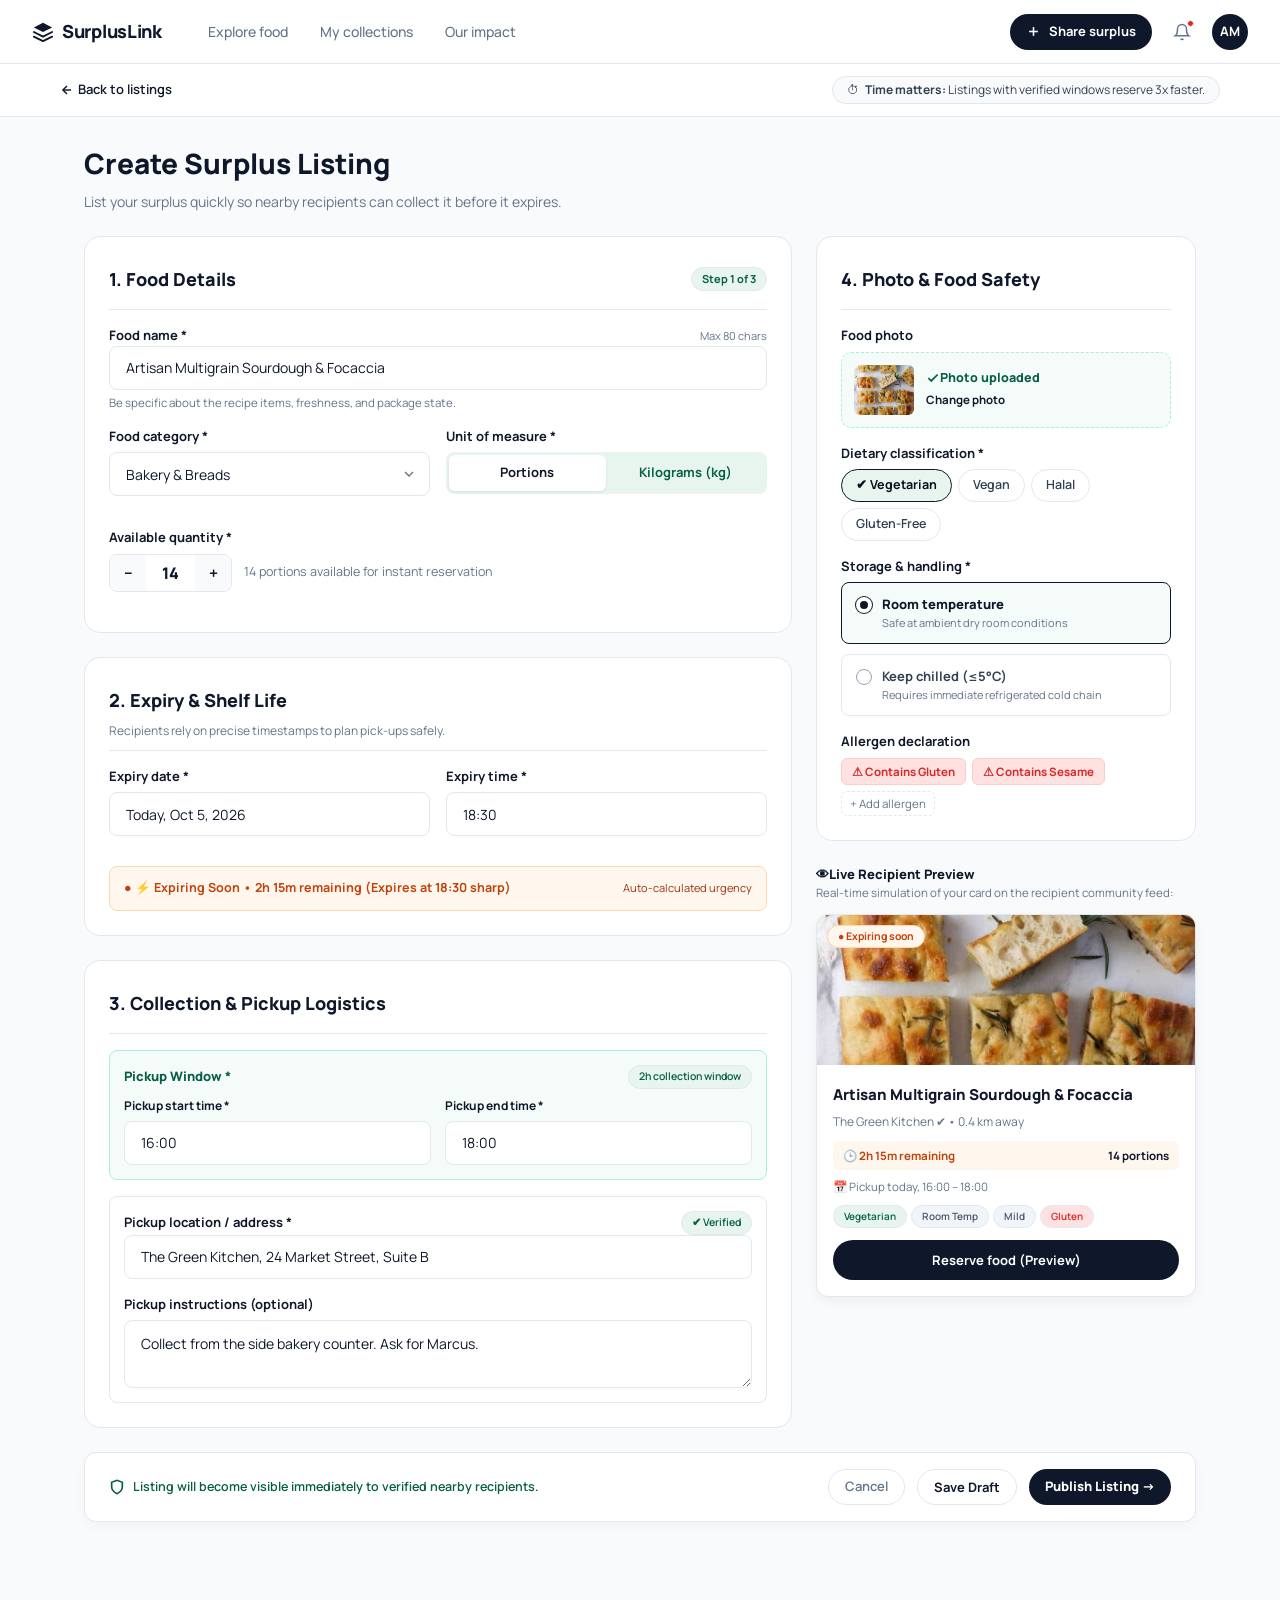
<file: create-listing.html>
<!DOCTYPE html>
<html lang="en">
<head>
  <meta charset="UTF-8">
  <meta name="viewport" content="width=device-width, initial-scale=1.0">
  <title>Create Surplus Listing – SurplusLink</title>
  <meta name="description" content="List your surplus quickly so nearby recipients can collect it before it expires.">
  <link rel="stylesheet" href="style.css">
  <style>
    .cl-layout {
      display: grid;
      grid-template-columns: 1fr 380px;
      gap: 24px;
      align-items: start;
    }
    .cl-card {
      background: var(--color-surface);
      border: 1px solid var(--color-border);
      border-radius: var(--radius-lg);
      padding: 24px;
      margin-bottom: 24px;
    }
    .cl-toggle-radio,
    .cl-pill-checkbox,
    .cl-radio-input {
      display: none;
    }
    .toggle-group {
      display: inline-flex;
      background: #E8F5EF;
      border-radius: 8px;
      padding: 3px;
      width: 100%;
      gap: 2px;
    }
    .toggle-btn {
      flex: 1;
      border: none;
      background: transparent;
      padding: 8px 12px;
      border-radius: 6px;
      font-size: 13px;
      font-weight: 700;
      color: #065F46;
      cursor: pointer;
      text-align: center;
      transition: all 0.15s ease;
      user-select: none;
      display: inline-block;
    }
    .cl-toggle-radio:checked + .toggle-btn,
    .toggle-btn.active {
      background: #FFFFFF;
      color: #0F172A;
      box-shadow: 0 1px 3px rgba(0,0,0,0.08);
    }
    .stepper-control {
      display: inline-flex;
      align-items: center;
      border: 1px solid var(--color-border);
      border-radius: 8px;
      background: #FFFFFF;
      overflow: hidden;
    }
    .stepper-btn {
      width: 36px;
      height: 36px;
      border: none;
      background: #F8FAFC;
      font-size: 16px;
      font-weight: 700;
      color: #0F172A;
      cursor: pointer;
      display: inline-flex;
      align-items: center;
      justify-content: center;
    }
    .pill-select {
      display: inline-flex;
      align-items: center;
      gap: 4px;
      padding: 6px 14px;
      border-radius: 20px;
      font-size: 12.5px;
      font-weight: 600;
      border: 1px solid var(--color-border);
      background: #FFFFFF;
      color: #334155;
      cursor: pointer;
      transition: all 0.15s ease;
      user-select: none;
    }
    .cl-pill-checkbox:checked + .pill-select,
    .pill-select.active {
      background: #E8F5EF;
      border-color: var(--color-primary);
      color: var(--color-primary-dark);
      font-weight: 700;
    }
    .radio-card {
      border: 1.5px solid var(--color-border);
      border-radius: 8px;
      padding: 12px 14px;
      display: flex;
      align-items: flex-start;
      gap: 10px;
      margin-bottom: 10px;
      cursor: pointer;
      background: #FFFFFF;
      transition: all 0.15s ease;
      user-select: none;
    }
    .radio-card .radio-circle {
      width: 16px;
      height: 16px;
      border-radius: 50%;
      border: 1.5px solid #94A3B8;
      margin-top: 2px;
      transition: all 0.15s ease;
      flex-shrink: 0;
    }
    .cl-radio-input:checked + .radio-card,
    .radio-card.active {
      border-color: var(--color-primary);
      background: #F4FBF8;
    }
    .cl-radio-input:checked + .radio-card .radio-circle {
      background: var(--color-primary);
      border: 4px solid #FFF;
      box-shadow: 0 0 0 1px var(--color-primary);
    }
    .allergen-tag {
      display: inline-flex;
      align-items: center;
      gap: 4px;
      padding: 4px 10px;
      border-radius: 6px;
      font-size: 11.5px;
      font-weight: 700;
      background: #FEE2E2;
      color: #DC2626;
      border: 1px solid #FECACA;
    }
    @media (max-width: 960px) {
      .cl-layout {
        grid-template-columns: 1fr;
      }
    }
    @media (max-width: 480px) {
      /* Collapse all inline 2-col form grids to 1-col on small phones */
      [style*="grid-template-columns: 1fr 1fr"] {
        grid-template-columns: 1fr !important;
      }
      [style*="grid-template-columns: 1fr 1fr"][style*="grid-template-columns"] {
        grid-template-columns: 1fr !important;
      }
      .cl-card {
        padding: 16px;
      }
    }
  </style>
</head>
<body style="background-color: var(--color-background);">

  <!-- Navbar -->
  <nav class="navbar">
    <a href="explore.html" class="nav-logo">
      <svg width="22" height="22" viewBox="0 0 24 24" fill="none">
        <path d="M12 2L2 7L12 12L22 7L12 2Z" fill="var(--color-primary)"/>
        <path d="M2 17L12 22L22 17" stroke="var(--color-primary)" stroke-width="2" stroke-linecap="round" stroke-linejoin="round"/>
        <path d="M2 12L12 17L22 12" stroke="var(--color-primary)" stroke-width="2" stroke-linecap="round" stroke-linejoin="round"/>
      </svg>
      SurplusLink
    </a>
    <div class="nav-links">
      <a href="explore.html">Explore food</a>
      <a href="reservation.html">My collections</a>
      <a href="analytics.html">Our impact</a>
    </div>
    <div class="nav-actions">
      <a href="create-listing.html" class="btn btn-primary btn-sm">
        <svg width="15" height="15" viewBox="0 0 24 24" fill="none" stroke="currentColor" stroke-width="2.5"><line x1="12" y1="5" x2="12" y2="19"></line><line x1="5" y1="12" x2="19" y2="12"></line></svg>
        Share surplus
      </a>
      <a href="notifications.html" class="nav-icon-btn" title="Notifications">
        <svg width="18" height="18" viewBox="0 0 24 24" fill="none" stroke="currentColor" stroke-width="2"><path d="M18 8A6 6 0 0 0 6 8c0 7-3 9-3 9h18s-3-2-3-9"></path><path d="M13.73 21a2 2 0 0 1-3.46 0"></path></svg>
        <span class="unread-dot"></span>
      </a>
      <a href="profile.html" class="nav-avatar" title="View Profile">AM</a>
    </div>
  </nav>

  <!-- Sub-nav Breadcrumb & Urgency Info -->
  <div style="background: #FFFFFF; border-bottom: 1px solid var(--color-border); padding: 12px 24px;">
    <div class="container" style="padding: 0; display: flex; justify-content: space-between; align-items: center; flex-wrap: wrap; gap: 12px;">
      <a href="explore.html" style="color: var(--color-primary); font-weight: 600; text-decoration: none; font-size: 13px; display: flex; align-items: center; gap: 4px;">
        <svg width="14" height="14" viewBox="0 0 24 24" fill="none" stroke="currentColor" stroke-width="2.5"><line x1="19" y1="12" x2="5" y2="12"></line><polyline points="12 19 5 12 12 5"></polyline></svg>
        Back to listings
      </a>

      <div style="background: #F8FAFC; border: 1px solid var(--color-border); border-radius: 20px; padding: 4px 14px; font-size: 12px; color: #334155; display: flex; align-items: center; gap: 6px;">
        <span>⏱</span>
        <span><strong>Time matters:</strong> Listings with verified windows reserve 3x faster.</span>
      </div>
    </div>
  </div>

  <main class="container" style="padding-top: 24px; padding-bottom: 80px;">

    <!-- Page Header -->
    <div style="margin-bottom: 24px;">
      <h1 style="margin: 0 0 6px 0; font-size: 28px; font-weight: 800; color: #0F172A;">Create Surplus Listing</h1>
      <p class="text-muted" style="margin: 0; font-size: 14px;">
        List your surplus quickly so nearby recipients can collect it before it expires.
      </p>
    </div>

    <div class="cl-layout">
      
      <!-- Left Column: Form Steps 1, 2, 3 -->
      <div class="left-col">
        
        <!-- 1. Food Details -->
        <div class="cl-card">
          <div class="flex justify-between items-center mb-4" style="border-bottom: 1px solid var(--color-border); padding-bottom: 12px;">
            <h2 style="margin: 0; font-size: 18px; font-weight: 800; color: #0F172A;">1. Food Details</h2>
            <span class="badge" style="background: #E8F5EF; color: #065F46; font-size: 11px; font-weight: 700;">Step 1 of 3</span>
          </div>

          <div class="form-group mb-3">
            <div class="flex justify-between items-center mb-1">
              <label class="form-label" style="font-size: 13px; margin: 0;">Food name *</label>
              <span style="font-size: 11px; color: #64748B;">Max 80 chars</span>
            </div>
            <input type="text" class="form-input" value="Artisan Multigrain Sourdough & Focaccia" required>
            <div style="font-size: 11.5px; color: #64748B; margin-top: 4px;">Be specific about the recipe items, freshness, and package state.</div>
          </div>

          <div style="display: grid; grid-template-columns: 1fr 1fr; gap: 16px; margin-bottom: 16px;">
            <div class="form-group">
              <label class="form-label" style="font-size: 13px;">Food category *</label>
              <select class="form-input">
                <option selected>Bakery & Breads</option>
                <option>Prepared Meals</option>
                <option>Fresh Produce</option>
                <option>Dairy & Chilled</option>
              </select>
            </div>

            <div class="form-group">
              <label class="form-label" style="font-size: 13px;">Unit of measure *</label>
              <div class="toggle-group">
                <input type="radio" name="cl_uom" id="uom-portions" class="cl-toggle-radio" checked>
                <label for="uom-portions" class="toggle-btn">Portions</label>
                <input type="radio" name="cl_uom" id="uom-kg" class="cl-toggle-radio">
                <label for="uom-kg" class="toggle-btn">Kilograms (kg)</label>
              </div>
            </div>
          </div>

          <div class="form-group">
            <label class="form-label" style="font-size: 13px;">Available quantity *</label>
            <div class="flex items-center gap-3">
              <div class="stepper-control">
                <button type="button" class="stepper-btn" id="cl-qty-dec" aria-label="Decrease quantity">−</button>
                <span id="cl-qty-value" style="font-size: 16px; font-weight: 800; padding: 0 16px; color: #0F172A;">14</span>
                <button type="button" class="stepper-btn" id="cl-qty-inc" aria-label="Increase quantity">+</button>
              </div>
              <span class="text-muted" id="cl-qty-desc" style="font-size: 12.5px;">14 portions available for instant reservation</span>
            </div>
          </div>
        </div>

        <!-- 2. Expiry & Shelf Life -->
        <div class="cl-card">
          <div style="border-bottom: 1px solid var(--color-border); padding-bottom: 10px; margin-bottom: 16px;">
            <h2 style="margin: 0 0 4px 0; font-size: 18px; font-weight: 800; color: #0F172A;">2. Expiry & Shelf Life</h2>
            <div class="text-muted" style="font-size: 12px;">Recipients rely on precise timestamps to plan pick-ups safely.</div>
          </div>

          <div style="display: grid; grid-template-columns: 1fr 1fr; gap: 16px; margin-bottom: 14px;">
            <div class="form-group">
              <label class="form-label" style="font-size: 13px;">Expiry date *</label>
              <input type="text" class="form-input" value="Today, Oct 5, 2026">
            </div>

            <div class="form-group">
              <label class="form-label" style="font-size: 13px;">Expiry time *</label>
              <input type="text" class="form-input" value="18:30">
            </div>
          </div>

          <!-- Urgency Banner -->
          <div style="background: #FFF7ED; border: 1px solid #FED7AA; border-radius: 8px; padding: 12px 14px; display: flex; justify-content: space-between; align-items: center; flex-wrap: wrap; gap: 8px; font-size: 12.5px;">
            <div class="flex items-center gap-2" style="color: #C2410C; font-weight: 700;">
              <span>● ⚡ Expiring Soon • 2h 15m remaining (Expires at 18:30 sharp)</span>
            </div>
            <span style="font-size: 11px; color: #9A3412;">Auto-calculated urgency</span>
          </div>
        </div>

        <!-- 3. Collection & Pickup Logistics -->
        <div class="cl-card">
          <div style="border-bottom: 1px solid var(--color-border); padding-bottom: 12px; margin-bottom: 16px;">
            <h2 style="margin: 0; font-size: 18px; font-weight: 800; color: #0F172A;">3. Collection & Pickup Logistics</h2>
          </div>

          <!-- Pickup window box -->
          <div style="background: #F4FBF8; border: 1px solid #A7F3D0; border-radius: 8px; padding: 14px; margin-bottom: 16px;">
            <div class="flex justify-between items-center mb-2">
              <label class="form-label" style="font-size: 13px; color: #065F46; font-weight: 800; margin: 0;">Pickup Window *</label>
              <span class="badge" style="background: #E8F5EF; color: #065F46; font-size: 10.5px;">2h collection window</span>
            </div>
            <div style="display: grid; grid-template-columns: 1fr 1fr; gap: 14px;">
              <div class="form-group" style="margin: 0;">
                <label class="form-label" style="font-size: 12px;">Pickup start time *</label>
                <input type="text" class="form-input" value="16:00" style="background: #FFF;">
              </div>
              <div class="form-group" style="margin: 0;">
                <label class="form-label" style="font-size: 12px;">Pickup end time *</label>
                <input type="text" class="form-input" value="18:00" style="background: #FFF;">
              </div>
            </div>
          </div>

          <!-- Address & Notes -->
          <div style="border: 1px solid var(--color-border); border-radius: 8px; padding: 14px;">
            <div class="form-group mb-3">
              <div class="flex justify-between items-center mb-1">
                <label class="form-label" style="font-size: 13px; margin: 0;">Pickup location / address *</label>
                <span class="badge" style="background: #E8F5EF; color: #065F46; font-size: 10.5px;">✔ Verified</span>
              </div>
              <input type="text" class="form-input" value="The Green Kitchen, 24 Market Street, Suite B" required>
            </div>

            <div class="form-group" style="margin: 0;">
              <label class="form-label" style="font-size: 13px;">Pickup instructions (optional)</label>
              <textarea class="form-input" rows="2">Collect from the side bakery counter. Ask for Marcus.</textarea>
            </div>
          </div>
        </div>

      </div>

      <!-- Right Column: Step 4 Photo & Safety & Live Preview -->
      <div class="right-col">
        
        <!-- 4. Photo & Food Safety -->
        <div class="cl-card">
          <h2 style="margin: 0 0 16px 0; font-size: 18px; font-weight: 800; color: #0F172A; border-bottom: 1px solid var(--color-border); padding-bottom: 12px;">
            4. Photo & Food Safety
          </h2>

          <div class="form-group mb-4">
            <label class="form-label" style="font-size: 13px;">Food photo</label>
            <div style="background: #F4FBF8; border: 1.5px dashed #A7F3D0; border-radius: 10px; padding: 12px; display: flex; align-items: center; gap: 12px;">
              <img src="assets/images/food_sourdough.jpg" alt="Uploaded photo" style="width: 60px; height: 50px; border-radius: 6px; object-fit: cover;">
              <div>
                <div class="flex items-center gap-1.5" style="font-size: 12.5px; font-weight: 800; color: #065F46;">
                  <svg width="14" height="14" viewBox="0 0 24 24" fill="none" stroke="currentColor" stroke-width="3"><polyline points="20 6 9 17 4 12"></polyline></svg>
                  Photo uploaded
                </div>
                <a href="#" style="font-size: 11.5px; color: var(--color-primary); font-weight: 700; text-decoration: none;">Change photo</a>
              </div>
            </div>
          </div>

          <div class="form-group mb-4">
            <label class="form-label" style="font-size: 13px;">Dietary classification *</label>
            <div style="display: flex; flex-wrap: wrap; gap: 6px;">
              <input type="checkbox" id="cl-diet-veg" class="cl-pill-checkbox" checked>
              <label for="cl-diet-veg" class="pill-select">✔ Vegetarian</label>

              <input type="checkbox" id="cl-diet-vegan" class="cl-pill-checkbox">
              <label for="cl-diet-vegan" class="pill-select">Vegan</label>

              <input type="checkbox" id="cl-diet-halal" class="cl-pill-checkbox">
              <label for="cl-diet-halal" class="pill-select">Halal</label>

              <input type="checkbox" id="cl-diet-gf" class="cl-pill-checkbox">
              <label for="cl-diet-gf" class="pill-select">Gluten-Free</label>
            </div>
          </div>

          <div class="form-group mb-4">
            <label class="form-label" style="font-size: 13px;">Storage & handling *</label>
            <input type="radio" name="cl_storage" id="storage-room" class="cl-radio-input" checked>
            <label for="storage-room" class="radio-card">
              <div class="radio-circle"></div>
              <div>
                <div style="font-size: 13px; font-weight: 800; color: #0F172A;">Room temperature</div>
                <div style="font-size: 11px; color: #64748B;">Safe at ambient dry room conditions</div>
              </div>
            </label>

            <input type="radio" name="cl_storage" id="storage-chilled" class="cl-radio-input">
            <label for="storage-chilled" class="radio-card">
              <div class="radio-circle"></div>
              <div>
                <div style="font-size: 13px; font-weight: 700; color: #334155;">Keep chilled (≤5°C)</div>
                <div style="font-size: 11px; color: #64748B;">Requires immediate refrigerated cold chain</div>
              </div>
            </label>
          </div>

          <div class="form-group" style="margin: 0;">
            <label class="form-label" style="font-size: 13px;">Allergen declaration</label>
            <div style="display: flex; flex-wrap: wrap; gap: 6px;">
              <span class="allergen-tag">⚠ Contains Gluten</span>
              <span class="allergen-tag">⚠ Contains Sesame</span>
              <button type="button" style="border: 1px dashed var(--color-border); background: #FFF; font-size: 11.5px; padding: 4px 8px; border-radius: 6px; cursor: pointer; color: #64748B;">+ Add allergen</button>
            </div>
          </div>
        </div>

        <!-- Live Recipient Preview -->
        <div style="margin-bottom: 24px;">
          <div class="flex items-center gap-1.5 mb-1" style="font-size: 13px; font-weight: 800; color: #0F172A;">
            <span>👁</span> Live Recipient Preview
          </div>
          <p class="text-muted" style="margin: 0 0 12px 0; font-size: 11.5px;">
            Real-time simulation of your card on the recipient community feed:
          </p>

          <!-- Listing card preview -->
          <div class="card" style="border: 1px solid var(--color-border); border-radius: 12px; overflow: hidden; background: #FFFFFF; box-shadow: 0 4px 12px rgba(0,0,0,0.05);">
            <div style="position: relative; height: 150px; background: #F1F5F9;">
              <img src="assets/images/food_sourdough.jpg" alt="Bread" style="width: 100%; height: 100%; object-fit: cover;">
              <span class="badge" style="position: absolute; top: 10px; left: 10px; background: #FFF7ED; color: #C2410C; border: 1px solid #FED7AA; font-weight: 700; font-size: 10.5px;">
                ● Expiring soon
              </span>
            </div>

            <div style="padding: 16px;">
              <h3 style="margin: 0 0 4px 0; font-size: 15px; font-weight: 800; color: #0F172A;">Artisan Multigrain Sourdough & Focaccia</h3>
              <div class="text-muted" style="font-size: 12px; margin-bottom: 10px;">The Green Kitchen ✔ • 0.4 km away</div>

              <div style="background: #FFF7ED; border-radius: 6px; padding: 6px 10px; display: flex; justify-content: space-between; align-items: center; font-size: 11.5px; margin-bottom: 8px;">
                <span style="color: #C2410C; font-weight: 700;">🕒 2h 15m remaining</span>
                <strong style="color: #0F172A;">14 portions</strong>
              </div>

              <div style="font-size: 11.5px; color: #64748B; margin-bottom: 10px;">
                📅 Pickup today, 16:00 – 18:00
              </div>

              <div style="display: flex; gap: 4px; flex-wrap: wrap; margin-bottom: 12px;">
                <span class="badge" style="background: #E8F5EF; color: #065F46; font-size: 10px;">Vegetarian</span>
                <span class="badge" style="background: #F1F5F9; color: #475569; font-size: 10px;">Room Temp</span>
                <span class="badge" style="background: #F1F5F9; color: #475569; font-size: 10px;">Mild</span>
                <span class="badge" style="background: #FEE2E2; color: #DC2626; font-size: 10px;">Gluten</span>
              </div>

              <button class="btn btn-primary" style="width: 100%; font-size: 13px; padding: 10px; justify-content: center;" disabled>
                Reserve food (Preview)
              </button>
            </div>
          </div>
        </div>

      </div>
    </div>

    <!-- Bottom Action Bar -->
    <div style="background: #FFFFFF; border: 1px solid var(--color-border); border-radius: 12px; padding: 16px 24px; display: flex; justify-content: space-between; align-items: center; flex-wrap: wrap; gap: 16px; box-shadow: 0 4px 12px rgba(0,0,0,0.03);">
      <div class="flex items-center gap-2" style="font-size: 12.5px; color: #065F46; font-weight: 600;">
        <svg width="16" height="16" viewBox="0 0 24 24" fill="none" stroke="currentColor" stroke-width="2.5"><path d="M12 22s8-4 8-10V5l-8-3-8 3v7c0 6 8 10 8 10z"></path></svg>
        Listing will become visible immediately to verified nearby recipients.
      </div>

      <div class="flex gap-3">
        <a href="explore.html" class="btn btn-outline btn-sm" style="border-color: var(--color-border); color: #64748B; font-weight: 600; text-decoration: none;">
          Cancel
        </a>
        <button type="button" class="btn btn-outline btn-sm" style="border-color: var(--color-border); color: #0F172A; font-weight: 700;">
          Save Draft
        </button>
        <a href="listing-details.html" class="btn btn-primary btn-sm" style="font-weight: 800; text-decoration: none;">
          Publish Listing →
        </a>
      </div>
    </div>

  </main>

  <!-- Mobile Bottom Nav -->
  <div class="mobile-nav">
    <a href="explore.html" class="mobile-nav-item">
      <svg width="22" height="22" viewBox="0 0 24 24" fill="none" stroke="currentColor" stroke-width="2"><circle cx="12" cy="12" r="10"></circle><polygon points="16.24 7.76 14.12 14.12 7.76 16.24 9.88 9.88 16.24 7.76"></polygon></svg>
      <span>Explore</span>
    </a>
    <a href="reservation.html" class="mobile-nav-item">
      <svg width="22" height="22" viewBox="0 0 24 24" fill="none" stroke="currentColor" stroke-width="2"><path d="M21 16V8a2 2 0 0 0-1-1.73l-7-4a2 2 0 0 0-2 0l-7 4A2 2 0 0 0 3 8v8a2 2 0 0 0 1 1.73l7 4a2 2 0 0 0 2 0l7-4A2 2 0 0 0 21 16z"></path></svg>
      <span>Collections</span>
    </a>
    <a href="analytics.html" class="mobile-nav-item">
      <svg width="22" height="22" viewBox="0 0 24 24" fill="none" stroke="currentColor" stroke-width="2"><path d="M21.21 15.89A10 10 0 1 1 8 2.83"></path><path d="M22 12A10 10 0 0 0 12 2v10z"></path></svg>
      <span>Impact</span>
    </a>
    <a href="profile.html" class="mobile-nav-item">
      <svg width="22" height="22" viewBox="0 0 24 24" fill="none" stroke="currentColor" stroke-width="2"><path d="M20 21v-2a4 4 0 0 0-4-4H8a4 4 0 0 0-4 4v2"></path><circle cx="12" cy="7" r="4"></circle></svg>
      <span>Profile</span>
    </a>
  </div>

<script>
  (function () {
    const MIN = 1, MAX = 999;
    let qty = 14;
    const uomLabels = { portions: 'portions', kg: 'kg' };
    const valEl  = document.getElementById('cl-qty-value');
    const descEl = document.getElementById('cl-qty-desc');
    const decBtn = document.getElementById('cl-qty-dec');
    const incBtn = document.getElementById('cl-qty-inc');

    function getUOM() {
      const checked = document.querySelector('input[name="cl_uom"]:checked');
      return checked ? (checked.id === 'uom-kg' ? 'kg' : 'portions') : 'portions';
    }

    function render() {
      const unit = getUOM();
      valEl.textContent  = qty;
      descEl.textContent = qty + ' ' + unit + ' available for instant reservation';
      decBtn.disabled = qty <= MIN;
      decBtn.style.opacity = qty <= MIN ? '0.4' : '1';
    }

    decBtn.addEventListener('click', function () {
      if (qty > MIN) { qty--; render(); }
    });
    incBtn.addEventListener('click', function () {
      if (qty < MAX) { qty++; render(); }
    });

    document.querySelectorAll('input[name="cl_uom"]').forEach(function(r) {
      r.addEventListener('change', render);
    });

    render();
  })();
</script>
</body>
</html>
</file>
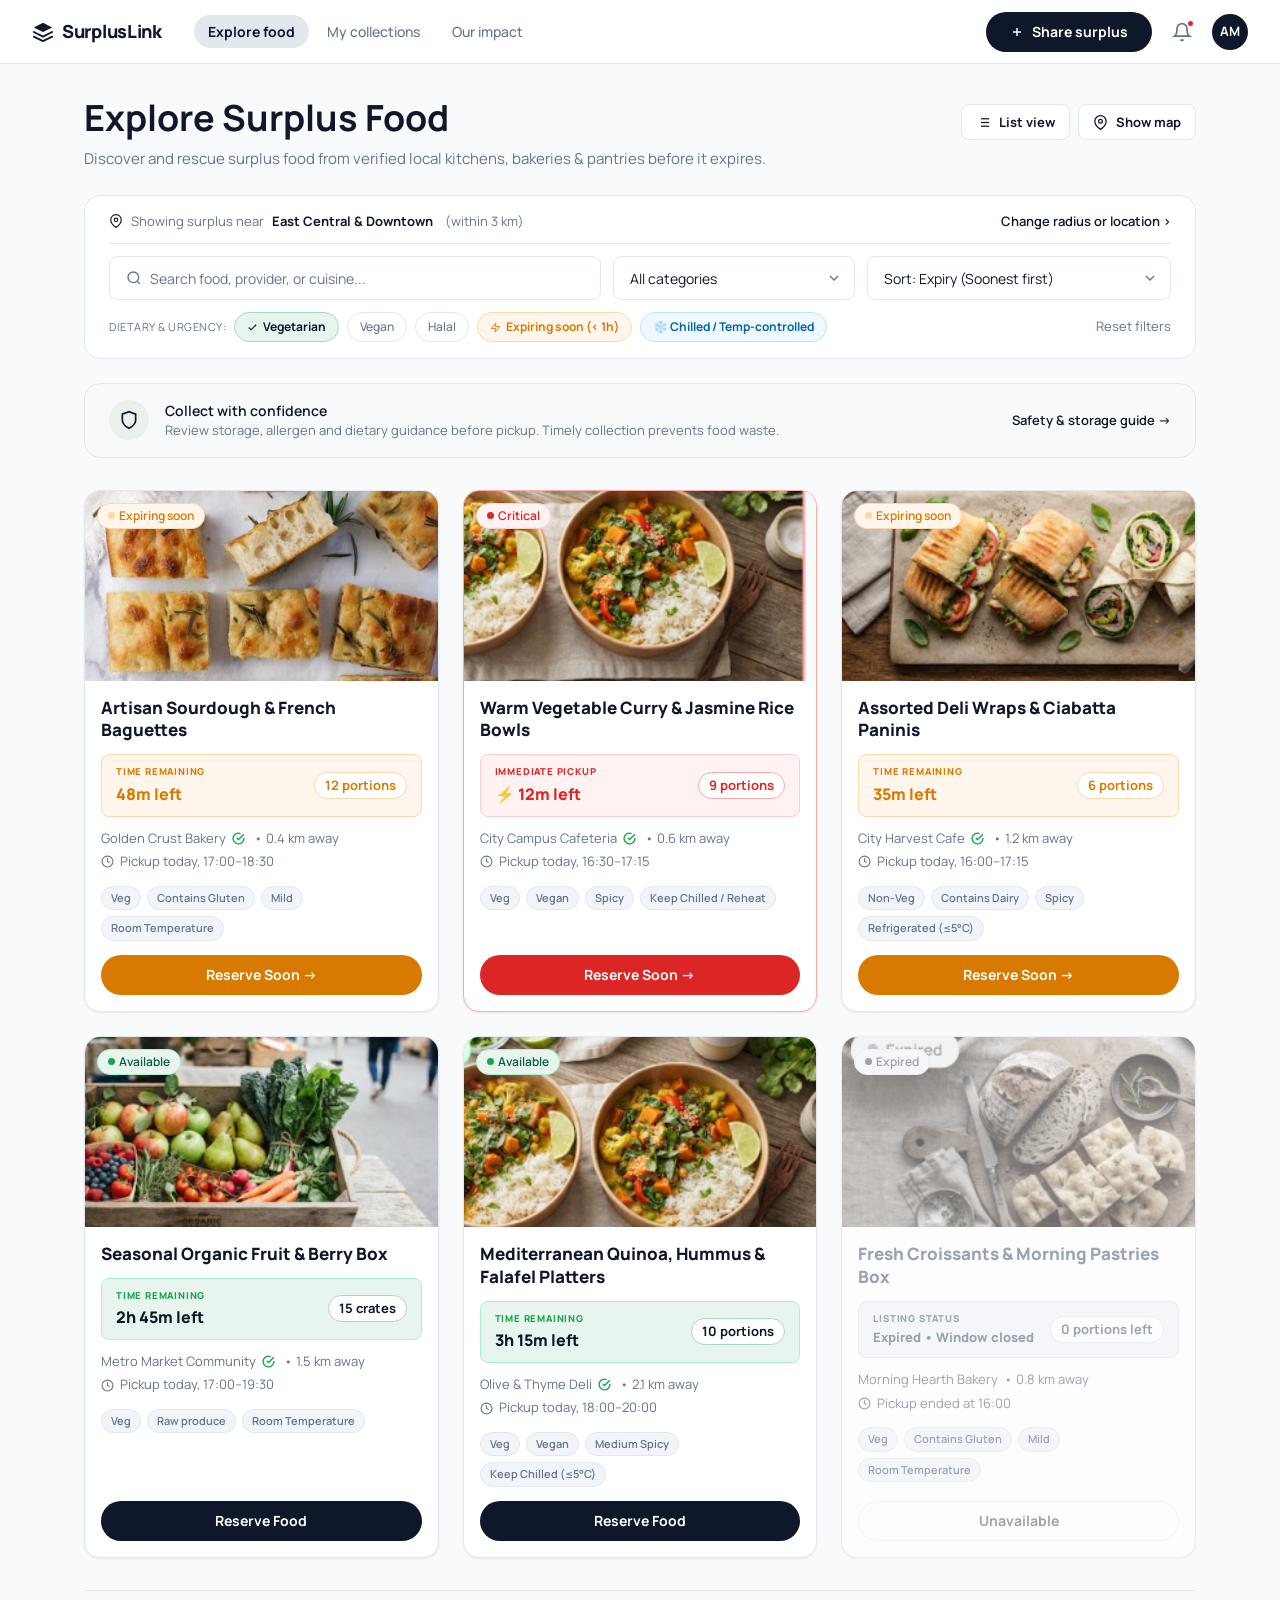
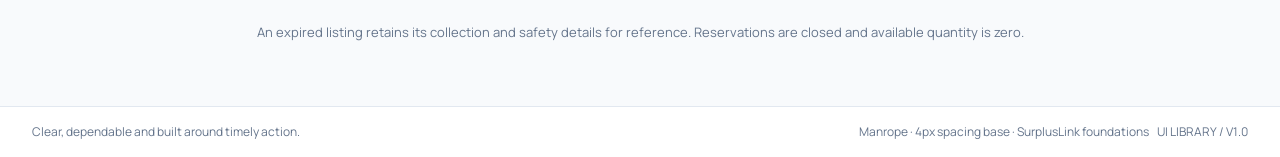
<file: explore.html>
<!DOCTYPE html>
<html lang="en">
<head>
  <meta charset="UTF-8">
  <meta name="viewport" content="width=device-width, initial-scale=1.0">
  <title>Explore Surplus Food - SurplusLink</title>
  <meta name="description" content="Discover and rescue surplus food from verified local kitchens, bakeries & pantries before it expires.">
  <link rel="stylesheet" href="style.css">
  <style>
    .filters-panel {
      background: var(--color-surface);
      border: 1px solid var(--color-border);
      border-radius: var(--radius-lg);
      padding: var(--spacing-4) var(--spacing-6);
      margin-bottom: var(--spacing-6);
    }

    .filter-location-row {
      display: flex;
      justify-content: space-between;
      align-items: center;
      padding-bottom: 12px;
      border-bottom: 1px solid var(--color-border);
      margin-bottom: 12px;
      font-size: 13px;
    }

    .filter-inputs-row {
      display: flex;
      gap: 12px;
      margin-bottom: 12px;
    }

    .filter-tags-row {
      display: flex;
      align-items: center;
      gap: 8px;
      flex-wrap: wrap;
      font-size: 13px;
    }

    .tag-checkbox {
      display: none;
    }

    .filter-tag {
      padding: 5px 12px;
      border-radius: var(--radius-pill);
      border: 1px solid var(--color-border);
      font-size: 12px;
      font-weight: 500;
      cursor: pointer;
      background: white;
      color: var(--color-muted);
      display: inline-flex;
      align-items: center;
      gap: 5px;
      white-space: nowrap;
      transition: all 0.15s ease;
      user-select: none;
    }

    .tag-checkbox:checked + .filter-tag.tag-veg,
    .filter-tag.active-veg {
      background: var(--color-success-bg);
      border-color: #A7D9BF;
      color: var(--color-primary);
      font-weight: 700;
    }

    .tag-checkbox:checked + .filter-tag.tag-vegan,
    .tag-checkbox:checked + .filter-tag.tag-halal {
      background: #F1F5F9;
      border-color: var(--color-primary);
      color: var(--color-primary);
      font-weight: 700;
    }

    .tag-checkbox:checked + .filter-tag.tag-warn,
    .filter-tag.active-warn {
      background: var(--color-warning-bg);
      border-color: var(--color-warning-border);
      color: var(--color-warning);
      font-weight: 700;
    }

    .tag-checkbox:checked + .filter-tag.tag-blue,
    .filter-tag.active-blue {
      background: #EFF8FF;
      border-color: #BAE6FD;
      color: #0369A1;
      font-weight: 700;
    }

    .safety-banner {
      background: #F8FAF9;
      border: 1px solid var(--color-border);
      border-radius: var(--radius-lg);
      padding: 16px 24px;
      display: flex;
      align-items: center;
      gap: 16px;
      margin-bottom: var(--spacing-8);
    }

    .safety-banner__icon {
      width: 40px;
      height: 40px;
      border-radius: 50%;
      background: #EAF0EC;
      display: flex;
      align-items: center;
      justify-content: center;
      flex-shrink: 0;
    }

    /* Urgency colours */
    .urgency-warning .urgency-label  { color: var(--color-warning); }
    .urgency-warning .urgency-time   { color: var(--color-warning); }
    .urgency-warning .urgency-portions { color: var(--color-warning); border-color: var(--color-warning-border); }

    .urgency-critical .urgency-label  { color: var(--color-critical); }
    .urgency-critical .urgency-time   { color: var(--color-critical); }
    .urgency-critical .urgency-portions { color: var(--color-critical); border-color: #F5AAAA; }

    .urgency-available .urgency-label  { color: var(--color-success); }
    .urgency-available .urgency-time   { color: var(--color-text); }
    .urgency-available .urgency-portions { color: var(--color-primary); border-color: #A7D9BF; }

    .urgency-expired .urgency-label  { color: var(--color-muted); }
    .urgency-expired .urgency-time   { color: var(--color-muted); }
    .urgency-expired .urgency-portions { color: var(--color-muted); border-color: var(--color-border); }

    .listing-meta-verified {
      color: var(--color-success);
      font-size: 13px;
    }

    .page-footer-note {
      text-align: center;
      padding: 32px 0;
      font-size: 13px;
      color: var(--color-muted);
      border-top: 1px solid var(--color-border);
    }

    @media (max-width: 1024px) {
      .filter-inputs-row {
        flex-wrap: wrap;
      }
    }

    @media (max-width: 768px) {
      .filter-inputs-row {
        flex-direction: column;
      }

      .filter-location-row {
        flex-direction: column;
        align-items: flex-start;
        gap: 4px;
      }

      .safety-banner {
        flex-wrap: wrap;
      }

      .view-toggle {
        display: none;
      }
    }

    /* Override inline flex values on filter inputs when stacking */
    @media (max-width: 600px) {
      .filter-inputs-row > * {
        flex: none !important;
        width: 100%;
        min-width: 0;
      }
    }
  </style>
</head>
<body>

  <!-- Navbar -->
  <nav class="navbar">
    <a href="explore.html" class="nav-logo">
      <svg width="22" height="22" viewBox="0 0 24 24" fill="none" xmlns="http://www.w3.org/2000/svg">
        <path d="M12 2L2 7L12 12L22 7L12 2Z" fill="currentColor"/>
        <path d="M2 17L12 22L22 17" stroke="currentColor" stroke-width="2" stroke-linecap="round" stroke-linejoin="round"/>
        <path d="M2 12L12 17L22 12" stroke="currentColor" stroke-width="2" stroke-linecap="round" stroke-linejoin="round"/>
      </svg>
      SurplusLink
    </a>
    <div class="nav-links">
      <a href="explore.html" class="active">Explore food</a>
      <a href="reservation.html">My collections</a>
      <a href="analytics.html">Our impact</a>
    </div>
    <div class="nav-actions">
      <a href="create-listing.html" class="btn btn-primary">
        <svg width="14" height="14" viewBox="0 0 24 24" fill="none" stroke="currentColor" stroke-width="2.5"><line x1="12" y1="5" x2="12" y2="19"/><line x1="5" y1="12" x2="19" y2="12"/></svg>
        Share surplus
      </a>
      <a href="notifications.html" class="nav-icon-btn" title="Notifications">
        <svg width="20" height="20" viewBox="0 0 24 24" fill="none" stroke="currentColor" stroke-width="2"><path d="M18 8A6 6 0 0 0 6 8c0 7-3 9-3 9h18s-3-2-3-9"/><path d="M13.73 21a2 2 0 0 1-3.46 0"/></svg>
        <span class="nav-badge"></span>
      </a>
      <a href="profile.html" class="nav-avatar" title="View Profile">AM</a>
    </div>
  </nav>

  <!-- Main -->
  <main class="page-main">
    <div class="container">

      <!-- Page Header -->
      <div class="flex justify-between items-start mb-6">
        <div>
          <h1 style="margin-bottom: 8px;">Explore Surplus Food</h1>
          <p class="text-muted" style="margin: 0;">Discover and rescue surplus food from verified local kitchens, bakeries &amp; pantries before it expires.</p>
        </div>
        <div class="flex gap-2 view-toggle" style="margin-top: 8px;">
          <button class="btn btn-outline" style="height: 36px; padding: 0 14px; font-size: 13px; border-radius: var(--radius-sm);">
            <svg width="15" height="15" viewBox="0 0 24 24" fill="none" stroke="currentColor" stroke-width="2"><line x1="8" y1="6" x2="21" y2="6"/><line x1="8" y1="12" x2="21" y2="12"/><line x1="8" y1="18" x2="21" y2="18"/><line x1="3" y1="6" x2="3.01" y2="6"/><line x1="3" y1="12" x2="3.01" y2="12"/><line x1="3" y1="18" x2="3.01" y2="18"/></svg>
            List view
          </button>
          <button class="btn btn-outline" style="height: 36px; padding: 0 14px; font-size: 13px; border-radius: var(--radius-sm);">
            <svg width="15" height="15" viewBox="0 0 24 24" fill="none" stroke="currentColor" stroke-width="2"><path d="M21 10c0 7-9 13-9 13s-9-6-9-13a9 9 0 0 1 18 0z"/><circle cx="12" cy="10" r="3"/></svg>
            Show map
          </button>
        </div>
      </div>

      <!-- Filters -->
      <div class="filters-panel">
        <div class="filter-location-row">
          <div class="flex items-center gap-2 text-muted">
            <svg width="14" height="14" viewBox="0 0 24 24" fill="none" stroke="var(--color-primary)" stroke-width="2"><path d="M21 10c0 7-9 13-9 13s-9-6-9-13a9 9 0 0 1 18 0z"/><circle cx="12" cy="10" r="3"/></svg>
            Showing surplus near <strong style="color: var(--color-text);">East Central &amp; Downtown</strong> <span style="margin-left: 4px;">(within 3 km)</span>
          </div>
          <a href="#" style="color: var(--color-primary); font-weight: 600; font-size: 13px;">Change radius or location &rsaquo;</a>
        </div>

        <div class="filter-inputs-row">
          <div class="search-bar" style="flex: 2.2;">
            <svg width="16" height="16" viewBox="0 0 24 24" fill="none" stroke="var(--color-muted)" stroke-width="2"><circle cx="11" cy="11" r="8"/><line x1="21" y1="21" x2="16.65" y2="16.65"/></svg>
            <input type="text" placeholder="Search food, provider, or cuisine...">
          </div>
          <select class="input-field" style="flex: 1; font-size: 14px;">
            <option>All categories</option>
            <option>Bakery</option>
            <option>Prepared Meals</option>
            <option>Produce</option>
          </select>
          <select class="input-field" style="flex: 1.3; font-size: 14px;">
            <option>Sort: Expiry (Soonest first)</option>
            <option>Sort: Distance</option>
            <option>Sort: Portions</option>
          </select>
        </div>

        <div class="filter-tags-row">
          <span class="text-muted font-600" style="font-size: 11px; letter-spacing: 0.5px; text-transform: uppercase;">DIETARY &amp; URGENCY:</span>
          
          <input type="checkbox" id="filter-veg" class="tag-checkbox" checked>
          <label for="filter-veg" class="filter-tag tag-veg">
            <svg width="11" height="11" viewBox="0 0 24 24" fill="none" stroke="currentColor" stroke-width="2.5"><polyline points="20 6 9 17 4 12"/></svg>
            Vegetarian
          </label>

          <input type="checkbox" id="filter-vegan" class="tag-checkbox">
          <label for="filter-vegan" class="filter-tag tag-vegan">Vegan</label>

          <input type="checkbox" id="filter-halal" class="tag-checkbox">
          <label for="filter-halal" class="filter-tag tag-halal">Halal</label>

          <input type="checkbox" id="filter-warn" class="tag-checkbox" checked>
          <label for="filter-warn" class="filter-tag tag-warn">
            <svg width="11" height="11" viewBox="0 0 24 24" fill="none" stroke="currentColor" stroke-width="2"><polygon points="13 2 3 14 12 14 11 22 21 10 12 10 13 2"/></svg>
            Expiring soon (&lt; 1h)
          </label>

          <input type="checkbox" id="filter-blue" class="tag-checkbox" checked>
          <label for="filter-blue" class="filter-tag tag-blue">
            ❄️ Chilled / Temp-controlled
          </label>

          <a href="explore.html" class="ml-auto" style="color: var(--color-muted); font-size: 13px; text-decoration: none;">Reset filters</a>
        </div>
      </div>

      <!-- Safety banner -->
      <div class="safety-banner">
        <div class="safety-banner__icon">
          <svg width="20" height="20" viewBox="0 0 24 24" fill="none" stroke="var(--color-primary)" stroke-width="2"><path d="M12 22s8-4 8-10V5l-8-3-8 3v7c0 6 8 10 8 10z"/></svg>
        </div>
        <div style="flex: 1;">
          <p style="margin: 0; font-weight: 600; font-size: 14px;">Collect with confidence</p>
          <p style="margin: 0; font-size: 13px; color: var(--color-muted);">Review storage, allergen and dietary guidance before pickup. Timely collection prevents food waste.</p>
        </div>
        <a href="#" style="font-size: 13px; font-weight: 600; color: var(--color-text); white-space: nowrap;">Safety &amp; storage guide →</a>
      </div>

      <!-- Listings Grid -->
      <div class="grid-listings">

        <!-- Card 1: Expiring soon (warning) -->
        <div class="listing-card">
          <div class="listing-card__image">
            <img src="assets/images/food_sourdough.jpg" alt="Artisan Sourdough & French Baguettes" style="width:100%; height:100%; object-fit:cover;">
            <div class="listing-card__badge">
              <span class="badge badge-warning"><span class="badge-dot"></span> Expiring soon</span>
            </div>
          </div>
          <div class="listing-card__body">
            <h3 class="listing-card__title">Artisan Sourdough &amp; French Baguettes</h3>
            <div class="listing-card__urgency warning urgency-warning">
              <div>
                <div class="urgency-label">TIME REMAINING</div>
                <div class="urgency-time">48m left</div>
              </div>
              <span class="urgency-portions">12 portions</span>
            </div>
            <p class="listing-card__meta">
              Golden Crust Bakery <svg width="13" height="13" viewBox="0 0 24 24" fill="none" stroke="var(--color-success)" stroke-width="2.5"><path d="M22 11.08V12a10 10 0 1 1-5.93-9.14"/><polyline points="22 4 12 14.01 9 11.01"/></svg>
              &nbsp;• 0.4 km away
            </p>
            <p class="listing-card__meta">
              <svg width="13" height="13" viewBox="0 0 24 24" fill="none" stroke="currentColor" stroke-width="2"><circle cx="12" cy="12" r="10"/><polyline points="12 6 12 12 16 14"/></svg>
              Pickup today, 17:00–18:30
            </p>
            <div class="listing-card__tags">
              <span class="listing-card__tag">Veg</span>
              <span class="listing-card__tag">Contains Gluten</span>
              <span class="listing-card__tag">Mild</span>
              <span class="listing-card__tag">Room Temperature</span>
            </div>
            <a href="listing-details.html" class="btn btn-warning" style="width: 100%;">Reserve Soon →</a>
          </div>
        </div>

        <!-- Card 2: Critical -->
        <div class="listing-card critical-card">
          <div class="listing-card__image">
            <img src="assets/images/food_grain_bowls.png" alt="Warm Vegetable Curry & Jasmine Rice Bowls" style="width:100%; height:100%; object-fit:cover;">
            <div class="listing-card__badge">
              <span class="badge badge-critical"><span class="badge-dot"></span> Critical</span>
            </div>
          </div>
          <div class="listing-card__body">
            <h3 class="listing-card__title">Warm Vegetable Curry &amp; Jasmine Rice Bowls</h3>
            <div class="listing-card__urgency critical urgency-critical">
              <div>
                <div class="urgency-label">IMMEDIATE PICKUP</div>
                <div class="urgency-time">⚡ 12m left</div>
              </div>
              <span class="urgency-portions">9 portions</span>
            </div>
            <p class="listing-card__meta">
              City Campus Cafeteria <svg width="13" height="13" viewBox="0 0 24 24" fill="none" stroke="var(--color-success)" stroke-width="2.5"><path d="M22 11.08V12a10 10 0 1 1-5.93-9.14"/><polyline points="22 4 12 14.01 9 11.01"/></svg>
              &nbsp;• 0.6 km away
            </p>
            <p class="listing-card__meta">
              <svg width="13" height="13" viewBox="0 0 24 24" fill="none" stroke="currentColor" stroke-width="2"><circle cx="12" cy="12" r="10"/><polyline points="12 6 12 12 16 14"/></svg>
              Pickup today, 16:30–17:15
            </p>
            <div class="listing-card__tags">
              <span class="listing-card__tag">Veg</span>
              <span class="listing-card__tag">Vegan</span>
              <span class="listing-card__tag">Spicy</span>
              <span class="listing-card__tag">Keep Chilled / Reheat</span>
            </div>
            <a href="listing-details.html" class="btn btn-critical" style="width: 100%;">Reserve Soon →</a>
          </div>
        </div>

        <!-- Card 3: Expiring soon (warning) -->
        <div class="listing-card">
          <div class="listing-card__image">
            <img src="assets/images/food_sandwiches.png" alt="Assorted Deli Wraps & Ciabatta Paninis" style="width:100%; height:100%; object-fit:cover;">
            <div class="listing-card__badge">
              <span class="badge badge-warning"><span class="badge-dot"></span> Expiring soon</span>
            </div>
          </div>
          <div class="listing-card__body">
            <h3 class="listing-card__title">Assorted Deli Wraps &amp; Ciabatta Paninis</h3>
            <div class="listing-card__urgency warning urgency-warning">
              <div>
                <div class="urgency-label">TIME REMAINING</div>
                <div class="urgency-time">35m left</div>
              </div>
              <span class="urgency-portions">6 portions</span>
            </div>
            <p class="listing-card__meta">
              City Harvest Cafe <svg width="13" height="13" viewBox="0 0 24 24" fill="none" stroke="var(--color-success)" stroke-width="2.5"><path d="M22 11.08V12a10 10 0 1 1-5.93-9.14"/><polyline points="22 4 12 14.01 9 11.01"/></svg>
              &nbsp;• 1.2 km away
            </p>
            <p class="listing-card__meta">
              <svg width="13" height="13" viewBox="0 0 24 24" fill="none" stroke="currentColor" stroke-width="2"><circle cx="12" cy="12" r="10"/><polyline points="12 6 12 12 16 14"/></svg>
              Pickup today, 16:00–17:15
            </p>
            <div class="listing-card__tags">
              <span class="listing-card__tag">Non-Veg</span>
              <span class="listing-card__tag">Contains Dairy</span>
              <span class="listing-card__tag">Spicy</span>
              <span class="listing-card__tag">Refrigerated (≤5°C)</span>
            </div>
            <a href="listing-details.html" class="btn btn-warning" style="width: 100%;">Reserve Soon →</a>
          </div>
        </div>

        <!-- Card 4: Available -->
        <div class="listing-card">
          <div class="listing-card__image">
            <img src="assets/images/food_harvest_crate.png" alt="Seasonal Organic Fruit & Berry Box" style="width:100%; height:100%; object-fit:cover;">
            <div class="listing-card__badge">
              <span class="badge badge-success"><span class="badge-dot"></span> Available</span>
            </div>
          </div>
          <div class="listing-card__body">
            <h3 class="listing-card__title">Seasonal Organic Fruit &amp; Berry Box</h3>
            <div class="listing-card__urgency available urgency-available">
              <div>
                <div class="urgency-label">TIME REMAINING</div>
                <div class="urgency-time">2h 45m left</div>
              </div>
              <span class="urgency-portions">15 crates</span>
            </div>
            <p class="listing-card__meta">
              Metro Market Community <svg width="13" height="13" viewBox="0 0 24 24" fill="none" stroke="var(--color-success)" stroke-width="2.5"><path d="M22 11.08V12a10 10 0 1 1-5.93-9.14"/><polyline points="22 4 12 14.01 9 11.01"/></svg>
              &nbsp;• 1.5 km away
            </p>
            <p class="listing-card__meta">
              <svg width="13" height="13" viewBox="0 0 24 24" fill="none" stroke="currentColor" stroke-width="2"><circle cx="12" cy="12" r="10"/><polyline points="12 6 12 12 16 14"/></svg>
              Pickup today, 17:00–19:30
            </p>
            <div class="listing-card__tags">
              <span class="listing-card__tag">Veg</span>
              <span class="listing-card__tag">Raw produce</span>
              <span class="listing-card__tag">Room Temperature</span>
            </div>
            <a href="listing-details.html" class="btn btn-dark" style="width: 100%;">Reserve Food</a>
          </div>
        </div>

        <!-- Card 5: Available -->
        <div class="listing-card">
          <div class="listing-card__image">
            <img src="assets/images/food_grain_bowls_2.png" alt="Mediterranean Quinoa, Hummus & Falafel Platters" style="width:100%; height:100%; object-fit:cover;">
            <div class="listing-card__badge">
              <span class="badge badge-success"><span class="badge-dot"></span> Available</span>
            </div>
          </div>
          <div class="listing-card__body">
            <h3 class="listing-card__title">Mediterranean Quinoa, Hummus &amp; Falafel Platters</h3>
            <div class="listing-card__urgency available urgency-available">
              <div>
                <div class="urgency-label">TIME REMAINING</div>
                <div class="urgency-time">3h 15m left</div>
              </div>
              <span class="urgency-portions">10 portions</span>
            </div>
            <p class="listing-card__meta">
              Olive &amp; Thyme Deli <svg width="13" height="13" viewBox="0 0 24 24" fill="none" stroke="var(--color-success)" stroke-width="2.5"><path d="M22 11.08V12a10 10 0 1 1-5.93-9.14"/><polyline points="22 4 12 14.01 9 11.01"/></svg>
              &nbsp;• 2.1 km away
            </p>
            <p class="listing-card__meta">
              <svg width="13" height="13" viewBox="0 0 24 24" fill="none" stroke="currentColor" stroke-width="2"><circle cx="12" cy="12" r="10"/><polyline points="12 6 12 12 16 14"/></svg>
              Pickup today, 18:00–20:00
            </p>
            <div class="listing-card__tags">
              <span class="listing-card__tag">Veg</span>
              <span class="listing-card__tag">Vegan</span>
              <span class="listing-card__tag">Medium Spicy</span>
              <span class="listing-card__tag">Keep Chilled (≤5°C)</span>
            </div>
            <a href="listing-details.html" class="btn btn-dark" style="width: 100%;">Reserve Food</a>
          </div>
        </div>

        <!-- Card 6: Expired -->
        <div class="listing-card expired-card">
          <div class="listing-card__image" style="filter: grayscale(0.5);">
            <img src="assets/images/food_rustic_bread_expired.png" alt="Fresh Croissants & Morning Pastries Box" style="width:100%; height:100%; object-fit:cover;">
            <div class="listing-card__badge">
              <span class="badge"><span class="badge-dot" style="background: var(--color-muted);"></span> Expired</span>
            </div>
          </div>
          <div class="listing-card__body">
            <h3 class="listing-card__title" style="color: var(--color-muted);">Fresh Croissants &amp; Morning Pastries Box</h3>
            <div class="listing-card__urgency expired urgency-expired">
              <div>
                <div class="urgency-label">LISTING STATUS</div>
                <div class="urgency-time" style="font-size: 13px;">Expired • Window closed</div>
              </div>
              <span class="urgency-portions">0 portions left</span>
            </div>
            <p class="listing-card__meta">Morning Hearth Bakery &nbsp;• 0.8 km away</p>
            <p class="listing-card__meta">
              <svg width="13" height="13" viewBox="0 0 24 24" fill="none" stroke="currentColor" stroke-width="2"><circle cx="12" cy="12" r="10"/><polyline points="12 6 12 12 16 14"/></svg>
              Pickup ended at 16:00
            </p>
            <div class="listing-card__tags">
              <span class="listing-card__tag">Veg</span>
              <span class="listing-card__tag">Contains Gluten</span>
              <span class="listing-card__tag">Mild</span>
              <span class="listing-card__tag">Room Temperature</span>
            </div>
            <button class="btn btn-outline" style="width: 100%; cursor: not-allowed; opacity: 0.6;" disabled>Unavailable</button>
          </div>
        </div>

      </div><!-- /grid -->

      <div class="page-footer-note">
        An expired listing retains its collection and safety details for reference. Reservations are closed and available quantity is zero.
      </div>

    </div>
  </main>

  <!-- Site footer -->
  <footer class="site-footer">
    <span>Clear, dependable and built around timely action.</span>
    <span>Manrope · 4px spacing base · SurplusLink foundations &nbsp;&nbsp; UI LIBRARY / V1.0</span>
  </footer>

  <!-- Mobile Bottom Nav -->
  <nav class="mobile-nav">
    <a href="explore.html" class="mobile-nav-item active">
      <svg viewBox="0 0 24 24" fill="none" stroke="currentColor" stroke-width="2"><circle cx="11" cy="11" r="8"/><line x1="21" y1="21" x2="16.65" y2="16.65"/></svg>
      Explore
    </a>
    <a href="reservation.html" class="mobile-nav-item">
      <svg viewBox="0 0 24 24" fill="none" stroke="currentColor" stroke-width="2"><path d="M4 19.5A2.5 2.5 0 0 1 6.5 17H20"/><path d="M6.5 2H20v20H6.5A2.5 2.5 0 0 1 4 19.5v-15A2.5 2.5 0 0 1 6.5 2z"/></svg>
      Collections
    </a>
    <a href="analytics.html" class="mobile-nav-item">
      <svg viewBox="0 0 24 24" fill="none" stroke="currentColor" stroke-width="2"><path d="M12 2.69l5.66 5.66a8 8 0 1 1-11.31 0z"/></svg>
      Impact
    </a>
    <a href="profile.html" class="mobile-nav-item">
      <svg viewBox="0 0 24 24" fill="none" stroke="currentColor" stroke-width="2"><path d="M20 21v-2a4 4 0 0 0-4-4H8a4 4 0 0 0-4 4v2"/><circle cx="12" cy="7" r="4"/></svg>
      Profile
    </a>
  </nav>

</body>
</html>
</file>
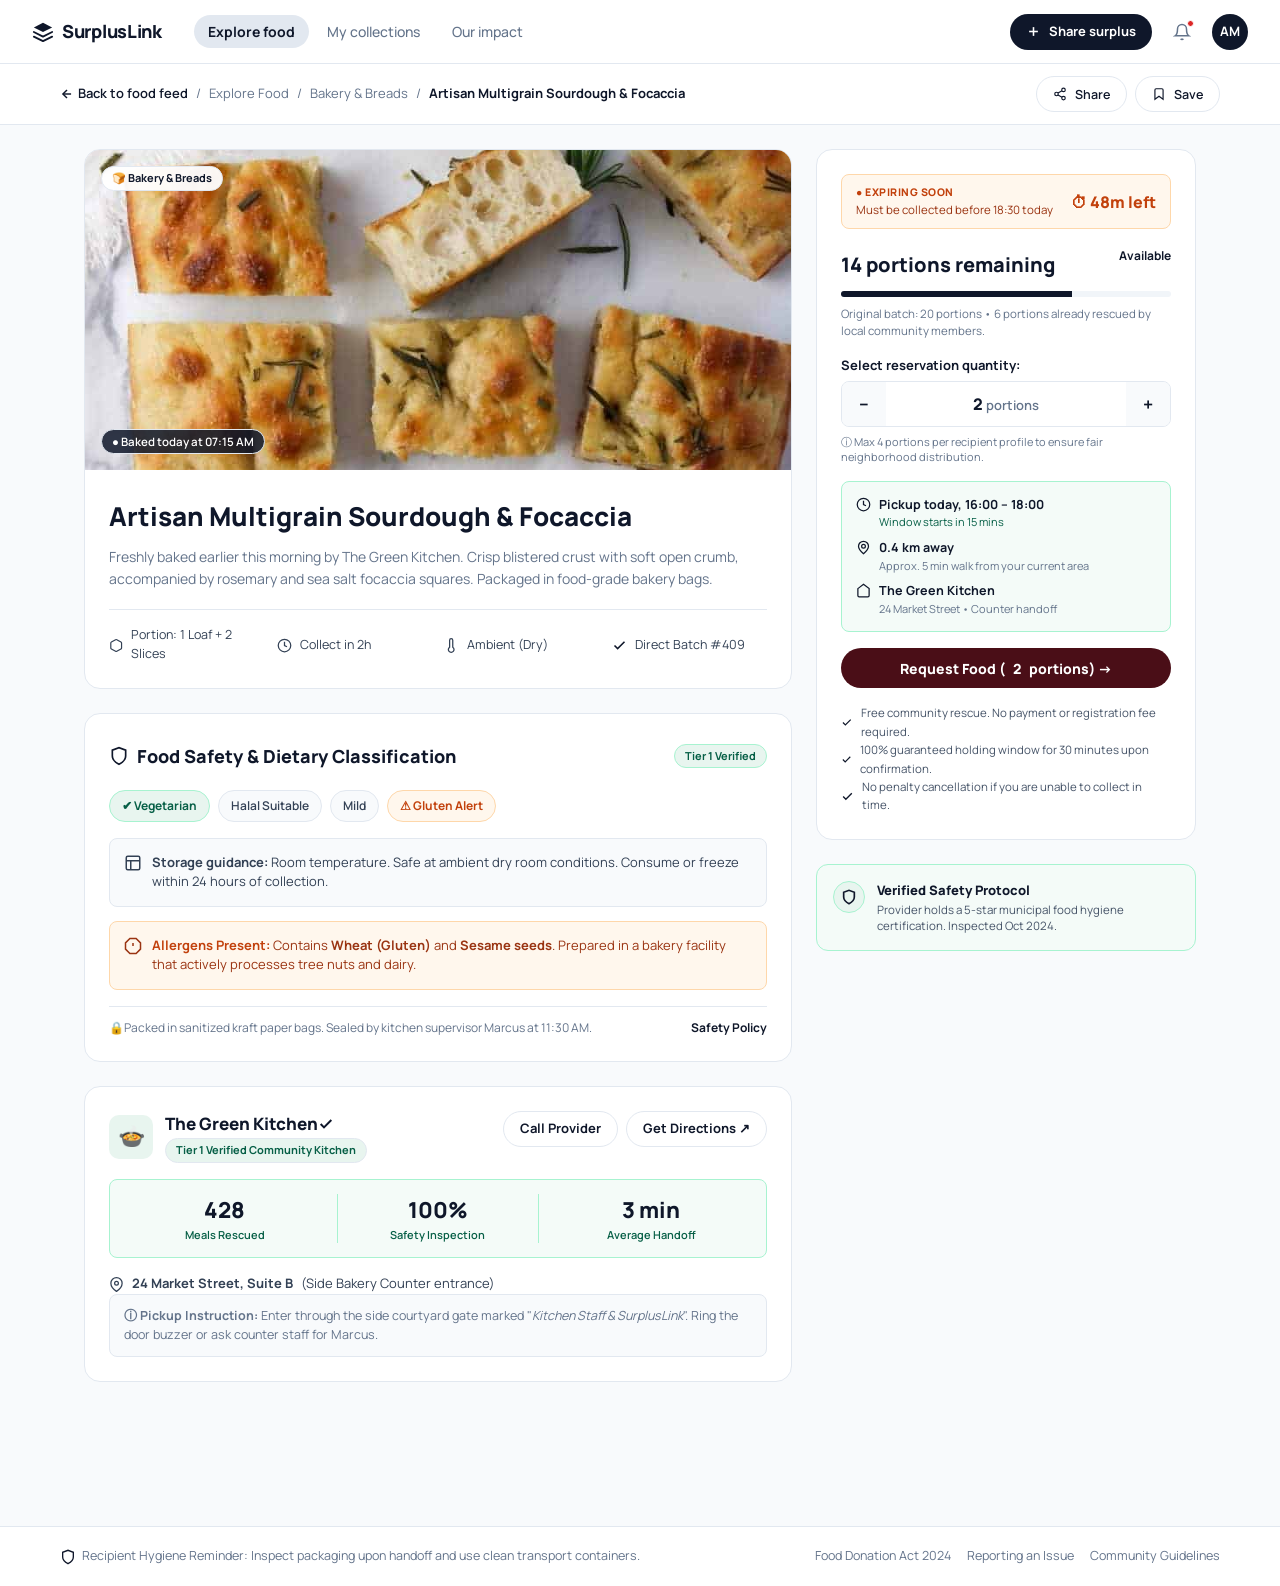
<file: listing-details.html>
<!DOCTYPE html>
<html lang="en">
<head>
  <meta charset="UTF-8">
  <meta name="viewport" content="width=device-width, initial-scale=1.0">
  <title>Artisan Multigrain Sourdough & Focaccia – SurplusLink</title>
  <meta name="description" content="Reserve freshly baked artisan multigrain sourdough and rosemary focaccia from The Green Kitchen before expiry.">
  <link rel="stylesheet" href="style.css">
  <style>
    .ld-layout {
      display: grid;
      grid-template-columns: 1fr 380px;
      gap: 24px;
      align-items: start;
    }
    .ld-card {
      background: var(--color-surface);
      border: 1px solid var(--color-border);
      border-radius: var(--radius-lg);
      padding: 24px;
      margin-bottom: 24px;
    }
    .stepper-row {
      display: flex;
      align-items: center;
      border: 1.5px solid var(--color-border);
      border-radius: 8px;
      background: #FFFFFF;
      overflow: hidden;
      margin-bottom: 8px;
    }
    .stepper-btn {
      width: 44px;
      height: 44px;
      border: none;
      background: #F8FAFC;
      font-size: 18px;
      font-weight: 700;
      color: #0F172A;
      cursor: pointer;
      display: inline-flex;
      align-items: center;
      justify-content: center;
    }
    @media (max-width: 960px) {
      .ld-layout {
        grid-template-columns: 1fr;
      }
    }
    @media (max-width: 480px) {
      [style*="grid-template-columns: 1fr 1fr"] {
        grid-template-columns: 1fr !important;
      }
      .ld-card {
        padding: 16px;
      }
    }
  </style>
</head>
<body style="background-color: var(--color-background);">

  <!-- Navbar -->
  <nav class="navbar">
    <a href="explore.html" class="nav-logo">
      <svg width="22" height="22" viewBox="0 0 24 24" fill="none">
        <path d="M12 2L2 7L12 12L22 7L12 2Z" fill="var(--color-primary)"/>
        <path d="M2 17L12 22L22 17" stroke="var(--color-primary)" stroke-width="2" stroke-linecap="round" stroke-linejoin="round"/>
        <path d="M2 12L12 17L22 12" stroke="var(--color-primary)" stroke-width="2" stroke-linecap="round" stroke-linejoin="round"/>
      </svg>
      SurplusLink
    </a>
    <div class="nav-links">
      <a href="explore.html" class="active">Explore food</a>
      <a href="reservation.html">My collections</a>
      <a href="analytics.html">Our impact</a>
    </div>
    <div class="nav-actions">
      <a href="create-listing.html" class="btn btn-primary btn-sm">
        <svg width="15" height="15" viewBox="0 0 24 24" fill="none" stroke="currentColor" stroke-width="2.5"><line x1="12" y1="5" x2="12" y2="19"></line><line x1="5" y1="12" x2="19" y2="12"></line></svg>
        Share surplus
      </a>
      <a href="notifications.html" class="nav-icon-btn" title="Notifications">
        <svg width="18" height="18" viewBox="0 0 24 24" fill="none" stroke="currentColor" stroke-width="2"><path d="M18 8A6 6 0 0 0 6 8c0 7-3 9-3 9h18s-3-2-3-9"></path><path d="M13.73 21a2 2 0 0 1-3.46 0"></path></svg>
        <span class="unread-dot"></span>
      </a>
      <a href="profile.html" class="nav-avatar" title="View Profile">AM</a>
    </div>
  </nav>

  <!-- Sub-nav Breadcrumbs & Share/Save Buttons -->
  <div style="background: #FFFFFF; border-bottom: 1px solid var(--color-border); padding: 12px 24px;">
    <div class="container" style="padding: 0; display: flex; justify-content: space-between; align-items: center; flex-wrap: wrap; gap: 12px;">
      <div style="display: flex; align-items: center; gap: 8px; font-size: 13px; flex-wrap: wrap;">
        <a href="explore.html" style="color: var(--color-primary); font-weight: 600; text-decoration: none; display: flex; align-items: center; gap: 4px;">
          <svg width="14" height="14" viewBox="0 0 24 24" fill="none" stroke="currentColor" stroke-width="2.5"><line x1="19" y1="12" x2="5" y2="12"></line><polyline points="12 19 5 12 12 5"></polyline></svg>
          Back to food feed
        </a>
        <span style="color: var(--color-muted);">/</span>
        <a href="explore.html" style="color: var(--color-muted); text-decoration: none;">Explore Food</a>
        <span style="color: var(--color-muted);">/</span>
        <span style="color: var(--color-muted);">Bakery & Breads</span>
        <span style="color: var(--color-muted);">/</span>
        <span style="font-weight: 700; color: #0F172A;">Artisan Multigrain Sourdough & Focaccia</span>
      </div>

      <div style="display: flex; gap: 8px;">
        <button class="btn btn-outline btn-sm" style="border-color: var(--color-border); color: #0F172A; font-weight: 600; font-size: 12.5px;">
          <svg width="14" height="14" viewBox="0 0 24 24" fill="none" stroke="currentColor" stroke-width="2"><circle cx="18" cy="5" r="3"></circle><circle cx="6" cy="12" r="3"></circle><circle cx="18" cy="19" r="3"></circle><line x1="8.59" y1="13.51" x2="15.42" y2="17.49"></line><line x1="15.41" y1="6.51" x2="8.59" y2="10.49"></line></svg>
          Share
        </button>
        <button class="btn btn-outline btn-sm" style="border-color: var(--color-border); color: #0F172A; font-weight: 600; font-size: 12.5px;">
          <svg width="14" height="14" viewBox="0 0 24 24" fill="none" stroke="currentColor" stroke-width="2"><path d="M19 21l-7-5-7 5V5a2 2 0 0 1 2-2h10a2 2 0 0 1 2 2z"></path></svg>
          Save
        </button>
      </div>
    </div>
  </div>

  <main class="container" style="padding-top: 24px; padding-bottom: 80px;">
    <div class="ld-layout">
      
      <!-- Left Column: Details, Safety, Provider -->
      <div class="left-col">
        
        <!-- Main Image Card -->
        <div class="ld-card" style="padding: 0; overflow: hidden;">
          <div style="position: relative; height: 320px; background: #0F172A;">
            <img src="assets/images/food_sourdough.jpg" alt="Artisan Multigrain Sourdough" style="width: 100%; height: 100%; object-fit: cover;">
            <span class="badge" style="position: absolute; top: 16px; left: 16px; background: rgba(255,255,255,0.95); color: #0F172A; font-weight: 700; font-size: 11px;">
              🍞 Bakery & Breads
            </span>
            <span class="badge" style="position: absolute; bottom: 16px; left: 16px; background: rgba(15,23,42,0.85); color: #FFFFFF; font-size: 11.5px; font-weight: 600;">
              ● Baked today at 07:15 AM
            </span>
          </div>

          <div style="padding: 24px;">
            <h1 style="margin: 0 0 8px 0; font-size: 26px; font-weight: 800; color: #0F172A;">
              Artisan Multigrain Sourdough & Focaccia
            </h1>
            <p class="text-muted" style="margin: 0 0 20px 0; font-size: 14px; line-height: 1.55;">
              Freshly baked earlier this morning by The Green Kitchen. Crisp blistered crust with soft open crumb, accompanied by rosemary and sea salt focaccia squares. Packaged in food-grade bakery bags.
            </p>

            <!-- 4 Specs items -->
            <div style="display: grid; grid-template-columns: repeat(auto-fit, minmax(140px, 1fr)); gap: 12px; border-top: 1px solid var(--color-border); padding-top: 16px; font-size: 12.5px; color: #334155;">
              <div class="flex items-center gap-2">
                <svg width="15" height="15" viewBox="0 0 24 24" fill="none" stroke="currentColor" stroke-width="2"><path d="M21 16V8a2 2 0 0 0-1-1.73l-7-4a2 2 0 0 0-2 0l-7 4A2 2 0 0 0 3 8v8a2 2 0 0 0 1 1.73l7 4a2 2 0 0 0 2 0l7-4A2 2 0 0 0 21 16z"></path></svg>
                <span>Portion: 1 Loaf + 2 Slices</span>
              </div>
              <div class="flex items-center gap-2">
                <svg width="15" height="15" viewBox="0 0 24 24" fill="none" stroke="currentColor" stroke-width="2"><circle cx="12" cy="12" r="10"></circle><polyline points="12 6 12 12 16 14"></polyline></svg>
                <span>Collect in 2h</span>
              </div>
              <div class="flex items-center gap-2">
                <svg width="15" height="15" viewBox="0 0 24 24" fill="none" stroke="currentColor" stroke-width="2"><path d="M14 14.76V3.5a2.5 2.5 0 0 0-5 0v11.26a4.5 4.5 0 1 0 5 0z"></path></svg>
                <span>Ambient (Dry)</span>
              </div>
              <div class="flex items-center gap-2">
                <svg width="15" height="15" viewBox="0 0 24 24" fill="none" stroke="var(--color-primary)" stroke-width="2.5"><polyline points="20 6 9 17 4 12"></polyline></svg>
                <span>Direct Batch #409</span>
              </div>
            </div>
          </div>
        </div>

        <!-- Food Safety & Dietary Classification -->
        <div class="ld-card">
          <div class="flex justify-between items-center mb-4">
            <h2 class="flex items-center gap-2" style="margin: 0; font-size: 18px; font-weight: 800; color: #0F172A;">
              <svg width="20" height="20" viewBox="0 0 24 24" fill="none" stroke="currentColor" stroke-width="2"><path d="M12 22s8-4 8-10V5l-8-3-8 3v7c0 6 8 10 8 10z"></path></svg>
              Food Safety & Dietary Classification
            </h2>
            <span class="badge" style="background: #E8F5EF; color: #065F46; border: 1px solid #A7F3D0; font-weight: 700; font-size: 11px;">
              Tier 1 Verified
            </span>
          </div>

          <!-- Tags -->
          <div style="display: flex; gap: 8px; flex-wrap: wrap; margin-bottom: 16px;">
            <span class="badge" style="background: #E8F5EF; color: #065F46; border: 1px solid #A7F3D0; font-weight: 700; font-size: 12px; padding: 6px 12px;">✔ Vegetarian</span>
            <span class="badge" style="background: #F8FAFC; border: 1px solid var(--color-border); color: #334155; font-size: 12px; padding: 6px 12px;">Halal Suitable</span>
            <span class="badge" style="background: #F8FAFC; border: 1px solid var(--color-border); color: #334155; font-size: 12px; padding: 6px 12px;">Mild</span>
            <span class="badge" style="background: #FFF7ED; border: 1px solid #FED7AA; color: #C2410C; font-size: 12px; font-weight: 700; padding: 6px 12px;">⚠ Gluten Alert</span>
          </div>

          <!-- Storage guidance box -->
          <div style="background: #F8FAFC; border: 1px solid var(--color-border); border-radius: 8px; padding: 14px; margin-bottom: 14px; display: flex; gap: 10px; font-size: 13px; color: #334155;">
            <svg width="18" height="18" viewBox="0 0 24 24" fill="none" stroke="currentColor" stroke-width="2" style="flex-shrink: 0; margin-top: 1px;"><rect x="3" y="3" width="18" height="18" rx="2" ry="2"></rect><line x1="3" y1="9" x2="21" y2="9"></line><line x1="9" y1="21" x2="9" y2="9"></line></svg>
            <div>
              <strong>Storage guidance:</strong> Room temperature. Safe at ambient dry room conditions. Consume or freeze within 24 hours of collection.
            </div>
          </div>

          <!-- Allergens Box -->
          <div style="background: #FFF7ED; border: 1px solid #FED7AA; border-radius: 8px; padding: 14px; margin-bottom: 16px; display: flex; gap: 10px; font-size: 13px; color: #9A3412;">
            <svg width="18" height="18" viewBox="0 0 24 24" fill="none" stroke="currentColor" stroke-width="2" style="flex-shrink: 0; margin-top: 1px;"><polygon points="7.86 2 16.14 2 22 7.86 22 16.14 16.14 22 7.86 22 2 16.14 2 7.86 7.86 2"></polygon><line x1="12" y1="8" x2="12" y2="12"></line><line x1="12" y1="16" x2="12.01" y2="16"></line></svg>
            <div>
              <strong style="color: #C2410C;">Allergens Present:</strong> Contains <strong>Wheat (Gluten)</strong> and <strong>Sesame seeds</strong>. Prepared in a bakery facility that actively processes tree nuts and dairy.
            </div>
          </div>

          <!-- Bottom compliance bar -->
          <div class="flex justify-between items-center text-muted" style="font-size: 12px; border-top: 1px solid var(--color-border); padding-top: 12px;">
            <div class="flex items-center gap-1.5">
              <span>🔒</span> Packed in sanitized kraft paper bags. Sealed by kitchen supervisor Marcus at 11:30 AM.
            </div>
            <a href="#" style="color: var(--color-primary); font-weight: 700; text-decoration: none;">Safety Policy</a>
          </div>
        </div>

        <!-- Provider Profile Card -->
        <div class="ld-card">
          <div class="flex justify-between items-start flex-wrap gap-3 mb-4">
            <div class="flex items-center gap-3">
              <div style="width: 44px; height: 44px; border-radius: 10px; background: #E8F5EF; color: var(--color-primary); display: flex; align-items: center; justify-content: center; font-size: 22px;">
                🍲
              </div>
              <div>
                <div class="flex items-center gap-1.5" style="font-size: 17px; font-weight: 800; color: #0F172A;">
                  The Green Kitchen
                  <svg width="16" height="16" viewBox="0 0 24 24" fill="none" stroke="var(--color-primary)" stroke-width="3"><polyline points="20 6 9 17 4 12"></polyline></svg>
                </div>
                <span class="badge" style="background: #E8F5EF; color: #065F46; font-size: 11px; font-weight: 700; margin-top: 2px;">
                  Tier 1 Verified Community Kitchen
                </span>
              </div>
            </div>

            <div class="flex gap-2">
              <a href="tel:+15550198" class="btn btn-outline btn-sm" style="border-color: var(--color-border); color: #0F172A; font-weight: 700; text-decoration: none;">
                Call Provider
              </a>
              <a href="https://maps.google.com" target="_blank" class="btn btn-outline btn-sm" style="border-color: var(--color-border); color: #0F172A; font-weight: 700; text-decoration: none;">
                Get Directions ↗
              </a>
            </div>
          </div>

          <!-- 3 Stats -->
          <div style="display: grid; grid-template-columns: repeat(3, 1fr); gap: 12px; background: #F4FBF8; border: 1px solid #A7F3D0; border-radius: 8px; padding: 14px; text-align: center; margin-bottom: 16px;">
            <div>
              <div style="font-size: 22px; font-weight: 800; color: #0F172A;">428</div>
              <div style="font-size: 11px; color: #065F46; font-weight: 600;">Meals Rescued</div>
            </div>
            <div style="border-left: 1px solid #A7F3D0; border-right: 1px solid #A7F3D0;">
              <div style="font-size: 22px; font-weight: 800; color: #0F172A;">100%</div>
              <div style="font-size: 11px; color: #065F46; font-weight: 600;">Safety Inspection</div>
            </div>
            <div>
              <div style="font-size: 22px; font-weight: 800; color: #0F172A;">3 min</div>
              <div style="font-size: 11px; color: #065F46; font-weight: 600;">Average Handoff</div>
            </div>
          </div>

          <div class="flex items-center gap-2 mb-3" style="font-size: 13px; color: #334155;">
            <svg width="15" height="15" viewBox="0 0 24 24" fill="none" stroke="currentColor" stroke-width="2"><path d="M21 10c0 7-9 13-9 13s-9-6-9-13a9 9 0 0 1 18 0z"></path><circle cx="12" cy="10" r="3"></circle></svg>
            <strong>24 Market Street, Suite B</strong> (Side Bakery Counter entrance)
          </div>

          <div style="background: #F8FAFC; border: 1px solid var(--color-border); border-radius: 8px; padding: 12px 14px; font-size: 12.5px; color: #64748B;">
            <strong>ⓘ Pickup Instruction:</strong> Enter through the side courtyard gate marked "<em>Kitchen Staff & SurplusLink</em>". Ring the door buzzer or ask counter staff for Marcus.
          </div>
        </div>

      </div>

      <!-- Right Column: Reserve Box -->
      <div class="right-col">
        
        <!-- Reservation Card -->
        <div class="ld-card">
          <!-- Amber Countdown Bar -->
          <div style="background: #FFF7ED; border: 1.5px solid #FED7AA; border-radius: 8px; padding: 10px 14px; display: flex; justify-content: space-between; align-items: center; margin-bottom: 18px;">
            <div>
              <div style="font-size: 10.5px; font-weight: 800; letter-spacing: 0.5px; color: #C2410C; text-transform: uppercase;">● EXPIRING SOON</div>
              <div style="font-size: 11.5px; color: #9A3412;">Must be collected before 18:30 today</div>
            </div>
            <div style="font-size: 16px; font-weight: 800; color: #C2410C; display: flex; align-items: center; gap: 4px;">
              ⏱ 48m left
            </div>
          </div>

          <div class="flex justify-between items-baseline mb-2">
            <h2 style="margin: 0; font-size: 20px; font-weight: 800; color: #0F172A;">14 portions remaining</h2>
            <span style="font-size: 12px; color: var(--color-primary); font-weight: 700;">Available</span>
          </div>

          <!-- Progress Bar -->
          <div style="background: #F1F5F9; border-radius: 4px; height: 6px; overflow: hidden; margin-bottom: 8px;">
            <div style="background: var(--color-primary); width: 70%; height: 100%;"></div>
          </div>
          <div class="text-muted mb-4" style="font-size: 11.5px;">
            Original batch: 20 portions • 6 portions already rescued by local community members.
          </div>

          <!-- Stepper -->
          <div class="form-group mb-2">
            <label class="form-label" style="font-size: 13px;">Select reservation quantity:</label>
            <div class="stepper-row">
              <button type="button" class="stepper-btn" id="ld-qty-dec" aria-label="Decrease quantity">−</button>
              <div style="flex: 1; text-align: center; font-size: 16px; font-weight: 800; color: #0F172A;">
                <span id="ld-qty-value">2</span> <span style="font-size: 13px; font-weight: 600; color: #64748B;">portions</span>
              </div>
              <button type="button" class="stepper-btn" id="ld-qty-inc" aria-label="Increase quantity">+</button>
            </div>
            <div style="font-size: 11px; color: #64748B; line-height: 1.35;">
              ⓘ Max 4 portions per recipient profile to ensure fair neighborhood distribution.
            </div>
          </div>

          <!-- Logistics info box -->
          <div style="background: #F4FBF8; border: 1px solid #A7F3D0; border-radius: 8px; padding: 14px; margin: 16px 0; font-size: 12.5px;">
            <div class="flex items-start gap-2 mb-2">
              <svg width="15" height="15" viewBox="0 0 24 24" fill="none" stroke="currentColor" stroke-width="2" style="flex-shrink: 0; margin-top: 1px;"><circle cx="12" cy="12" r="10"></circle><polyline points="12 6 12 12 16 14"></polyline></svg>
              <div>
                <strong style="color: #0F172A;">Pickup today, 16:00 – 18:00</strong>
                <div style="color: #065F46; font-size: 11px;">Window starts in 15 mins</div>
              </div>
            </div>

            <div class="flex items-start gap-2 mb-2">
              <svg width="15" height="15" viewBox="0 0 24 24" fill="none" stroke="currentColor" stroke-width="2" style="flex-shrink: 0; margin-top: 1px;"><path d="M12 2a8 8 0 0 0-8 8c0 5.25 8 12 8 12s8-6.75 8-12a8 8 0 0 0-8-8z"></path><circle cx="12" cy="10" r="3"></circle></svg>
              <div>
                <strong style="color: #0F172A;">0.4 km away</strong>
                <div style="color: #64748B; font-size: 11px;">Approx. 5 min walk from your current area</div>
              </div>
            </div>

            <div class="flex items-start gap-2">
              <svg width="15" height="15" viewBox="0 0 24 24" fill="none" stroke="currentColor" stroke-width="2" style="flex-shrink: 0; margin-top: 1px;"><path d="M3 9l9-7 9 7v11a2 2 0 0 1-2 2H5a2 2 0 0 1-2-2z"></path></svg>
              <div>
                <strong style="color: #0F172A;">The Green Kitchen</strong>
                <div style="color: #64748B; font-size: 11px;">24 Market Street • Counter handoff</div>
              </div>
            </div>
          </div>

          <!-- Request button -->
          <a href="verification.html" class="btn btn-secondary" id="ld-request-btn" style="width: 100%; background: #4A0E17; color: #FFF; font-weight: 800; font-size: 14px; padding: 14px; justify-content: center; text-decoration: none; margin-bottom: 16px;">
            Request Food (<span id="ld-btn-qty">2</span> portions) →
          </a>

          <!-- Guarantees -->
          <div style="font-size: 11.5px; color: #475569; line-height: 1.6;">
            <div class="flex items-center gap-2 mb-1">
              <svg width="13" height="13" viewBox="0 0 24 24" fill="none" stroke="var(--color-primary)" stroke-width="2.5"><polyline points="20 6 9 17 4 12"></polyline></svg>
              Free community rescue. No payment or registration fee required.
            </div>
            <div class="flex items-center gap-2 mb-1">
              <svg width="13" height="13" viewBox="0 0 24 24" fill="none" stroke="var(--color-primary)" stroke-width="2.5"><polyline points="20 6 9 17 4 12"></polyline></svg>
              100% guaranteed holding window for 30 minutes upon confirmation.
            </div>
            <div class="flex items-center gap-2">
              <svg width="13" height="13" viewBox="0 0 24 24" fill="none" stroke="var(--color-primary)" stroke-width="2.5"><polyline points="20 6 9 17 4 12"></polyline></svg>
              No penalty cancellation if you are unable to collect in time.
            </div>
          </div>
        </div>

        <!-- Verified Safety Protocol Card -->
        <div style="background: #F4FBF8; border: 1px solid #A7F3D0; border-radius: 12px; padding: 16px; display: flex; align-items: flex-start; gap: 12px;">
          <div style="width: 32px; height: 32px; border-radius: 50%; background: #E8F5EF; color: var(--color-primary); display: flex; align-items: center; justify-content: center; flex-shrink: 0; border: 1px solid #A7F3D0;">
            <svg width="16" height="16" viewBox="0 0 24 24" fill="none" stroke="currentColor" stroke-width="2.5"><path d="M12 22s8-4 8-10V5l-8-3-8 3v7c0 6 8 10 8 10z"></path></svg>
          </div>
          <div>
            <div style="font-size: 13px; font-weight: 800; color: #0F172A; margin-bottom: 2px;">Verified Safety Protocol</div>
            <div style="font-size: 11.5px; color: #475569; line-height: 1.4;">
              Provider holds a 5-star municipal food hygiene certification. Inspected Oct 2024.
            </div>
          </div>
        </div>

      </div>
    </div>
  </main>

  <!-- Footer -->
  <footer style="background: #FFFFFF; border-top: 1px solid var(--color-border); padding: 20px 32px; margin-top: 40px;">
    <div class="container" style="display: flex; justify-content: space-between; align-items: center; flex-wrap: wrap; gap: 16px; font-size: 12.5px; color: var(--color-muted); padding: 0;">
      <div style="display: flex; align-items: center; gap: 6px;">
        <svg width="16" height="16" viewBox="0 0 24 24" fill="none" stroke="var(--color-primary)" stroke-width="2"><path d="M12 22s8-4 8-10V5l-8-3-8 3v7c0 6 8 10 8 10z"></path></svg>
        <span>Recipient Hygiene Reminder: Inspect packaging upon handoff and use clean transport containers.</span>
      </div>
      <div style="display: flex; gap: 16px;">
        <a href="#" style="color: var(--color-muted); text-decoration: none;">Food Donation Act 2024</a>
        <a href="#" style="color: var(--color-muted); text-decoration: none;">Reporting an Issue</a>
        <a href="#" style="color: var(--color-muted); text-decoration: none;">Community Guidelines</a>
      </div>
    </div>
  </footer>

  <!-- Mobile Bottom Nav -->
  <div class="mobile-nav">
    <a href="explore.html" class="mobile-nav-item active">
      <svg width="22" height="22" viewBox="0 0 24 24" fill="none" stroke="currentColor" stroke-width="2"><circle cx="12" cy="12" r="10"></circle><polygon points="16.24 7.76 14.12 14.12 7.76 16.24 9.88 9.88 16.24 7.76"></polygon></svg>
      <span>Explore</span>
    </a>
    <a href="reservation.html" class="mobile-nav-item">
      <svg width="22" height="22" viewBox="0 0 24 24" fill="none" stroke="currentColor" stroke-width="2"><path d="M21 16V8a2 2 0 0 0-1-1.73l-7-4a2 2 0 0 0-2 0l-7 4A2 2 0 0 0 3 8v8a2 2 0 0 0 1 1.73l7 4a2 2 0 0 0 2 0l7-4A2 2 0 0 0 21 16z"></path></svg>
      <span>Collections</span>
    </a>
    <a href="analytics.html" class="mobile-nav-item">
      <svg width="22" height="22" viewBox="0 0 24 24" fill="none" stroke="currentColor" stroke-width="2"><path d="M21.21 15.89A10 10 0 1 1 8 2.83"></path><path d="M22 12A10 10 0 0 0 12 2v10z"></path></svg>
      <span>Impact</span>
    </a>
    <a href="profile.html" class="mobile-nav-item">
      <svg width="22" height="22" viewBox="0 0 24 24" fill="none" stroke="currentColor" stroke-width="2"><path d="M20 21v-2a4 4 0 0 0-4-4H8a4 4 0 0 0-4 4v2"></path><circle cx="12" cy="7" r="4"></circle></svg>
      <span>Profile</span>
    </a>
  </div>

<script>
  (function () {
    const MIN = 1, MAX = 4;
    let qty = 2;
    const valEl  = document.getElementById('ld-qty-value');
    const btnQty = document.getElementById('ld-btn-qty');
    const decBtn = document.getElementById('ld-qty-dec');
    const incBtn = document.getElementById('ld-qty-inc');

    function render() {
      valEl.textContent  = qty;
      btnQty.textContent = qty;
      decBtn.disabled = qty <= MIN;
      incBtn.disabled = qty >= MAX;
      decBtn.style.opacity = qty <= MIN ? '0.4' : '1';
      incBtn.style.opacity = qty >= MAX ? '0.4' : '1';
    }

    decBtn.addEventListener('click', function () {
      if (qty > MIN) { qty--; render(); }
    });
    incBtn.addEventListener('click', function () {
      if (qty < MAX) { qty++; render(); }
    });

    render();
  })();
</script>
</body>
</html>
</file>
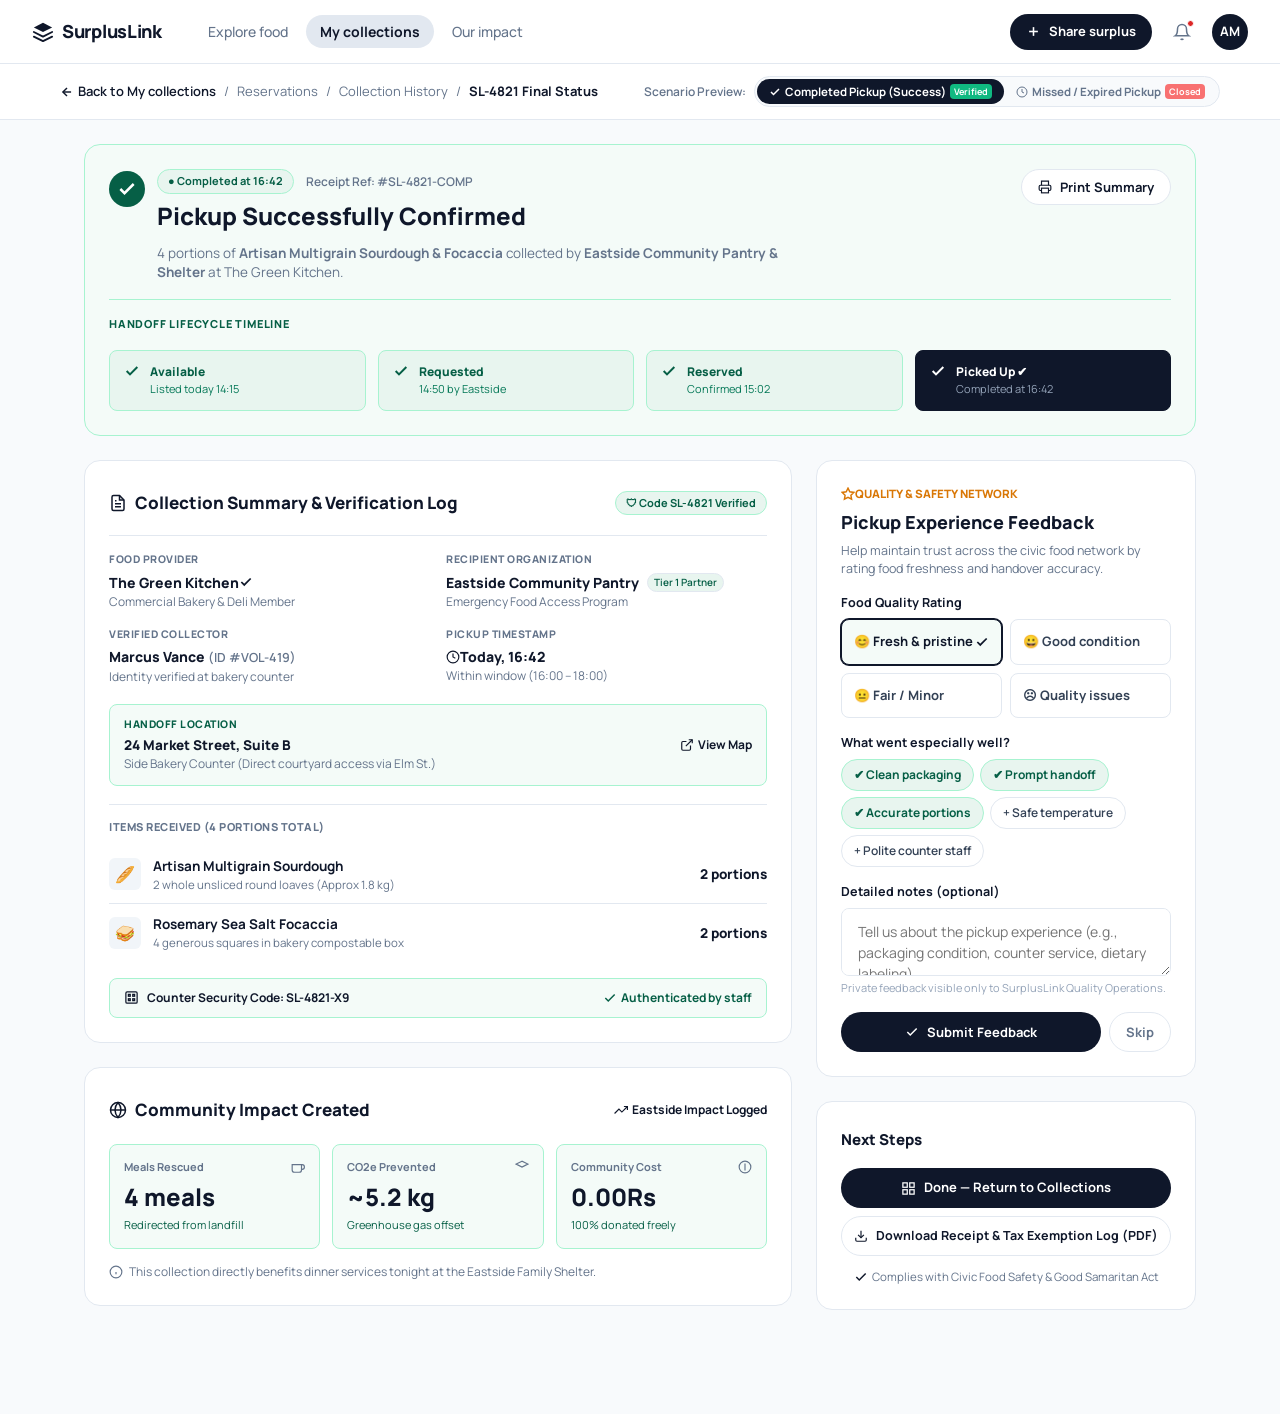
<file: pickup-confirmation.html>
<!DOCTYPE html>
<html lang="en">
<head>
  <meta charset="UTF-8">
  <meta name="viewport" content="width=device-width, initial-scale=1.0">
  <title>Pickup Confirmation – SurplusLink</title>
  <meta name="description" content="View verified pickup confirmation, handoff timeline, receipt details, and community impact log.">
  <link rel="stylesheet" href="style.css">
  <style>
    .p-layout {
      display: grid;
      grid-template-columns: 1fr 380px;
      gap: 24px;
      align-items: start;
    }
    .p-card {
      background: var(--color-surface);
      border: 1px solid var(--color-border);
      border-radius: var(--radius-lg);
      padding: 24px;
      margin-bottom: 24px;
    }
    .timeline-grid {
      display: grid;
      grid-template-columns: repeat(4, 1fr);
      gap: 12px;
      margin-top: 18px;
    }
    .timeline-step {
      border-radius: 8px;
      padding: 12px 14px;
      font-size: 12px;
      display: flex;
      align-items: flex-start;
      gap: 10px;
    }
    .timeline-step.completed {
      background: #E8F5EF;
      border: 1px solid #A7F3D0;
      color: #065F46;
    }
    .timeline-step.active-final {
      background: #0F172A;
      color: #FFFFFF;
      border: 1px solid #0F172A;
    }
    .scenario-radio:checked + .scenario-btn {
      background: #0F172A !important;
      color: #FFFFFF !important;
    }
    .scenario-btn {
      background: transparent;
      color: #64748B;
      border: none;
      border-radius: 16px;
      padding: 4px 12px;
      font-size: 11.5px;
      font-weight: 700;
      display: inline-flex;
      align-items: center;
      gap: 4px;
      cursor: pointer;
      transition: all 0.15s ease;
    }
    .rating-btn {
      border: 1.5px solid var(--color-border);
      border-radius: 8px;
      padding: 12px;
      cursor: pointer;
      font-size: 13px;
      font-weight: 700;
      color: #334155;
      background: #FFFFFF;
      display: flex;
      align-items: center;
      justify-content: space-between;
      transition: all 0.15s ease;
    }
    .rating-radio:checked + .rating-btn {
      border-color: #0F172A;
      background: #F4FBF8;
      color: #0F172A;
      box-shadow: 0 0 0 1px #0F172A;
    }
    .feedback-chip {
      display: inline-flex;
      align-items: center;
      gap: 4px;
      padding: 6px 12px;
      border-radius: 20px;
      font-size: 12px;
      font-weight: 600;
      border: 1px solid var(--color-border);
      background: #FFFFFF;
      color: #334155;
      cursor: pointer;
      transition: all 0.15s ease;
    }
    .chip-checkbox:checked + .feedback-chip {
      background: #E8F5EF;
      border-color: #A7F3D0;
      color: #065F46;
      font-weight: 700;
    }
    @media (max-width: 960px) {
      .p-layout {
        grid-template-columns: 1fr;
      }
      .timeline-grid {
        grid-template-columns: 1fr 1fr;
      }
    }
    @media (max-width: 600px) {
      .timeline-grid {
        grid-template-columns: 1fr;
      }
    }
    @media (max-width: 480px) {
      [style*="grid-template-columns: 1fr 1fr"] {
        grid-template-columns: 1fr !important;
      }
      .p-card {
        padding: 16px;
      }
    }
  </style>
</head>
<body style="background-color: var(--color-background);">

  <!-- Navbar -->
  <nav class="navbar">
    <a href="explore.html" class="nav-logo">
      <svg width="22" height="22" viewBox="0 0 24 24" fill="none">
        <path d="M12 2L2 7L12 12L22 7L12 2Z" fill="var(--color-primary)"/>
        <path d="M2 17L12 22L22 17" stroke="var(--color-primary)" stroke-width="2" stroke-linecap="round" stroke-linejoin="round"/>
        <path d="M2 12L12 17L22 12" stroke="var(--color-primary)" stroke-width="2" stroke-linecap="round" stroke-linejoin="round"/>
      </svg>
      SurplusLink
    </a>
    <div class="nav-links">
      <a href="explore.html">Explore food</a>
      <a href="reservation.html" class="active">My collections</a>
      <a href="analytics.html">Our impact</a>
    </div>
    <div class="nav-actions">
      <a href="create-listing.html" class="btn btn-primary btn-sm">
        <svg width="15" height="15" viewBox="0 0 24 24" fill="none" stroke="currentColor" stroke-width="2.5"><line x1="12" y1="5" x2="12" y2="19"></line><line x1="5" y1="12" x2="19" y2="12"></line></svg>
        Share surplus
      </a>
      <a href="notifications.html" class="nav-icon-btn" title="Notifications">
        <svg width="18" height="18" viewBox="0 0 24 24" fill="none" stroke="currentColor" stroke-width="2"><path d="M18 8A6 6 0 0 0 6 8c0 7-3 9-3 9h18s-3-2-3-9"></path><path d="M13.73 21a2 2 0 0 1-3.46 0"></path></svg>
        <span class="unread-dot"></span>
      </a>
      <a href="profile.html" class="nav-avatar" title="View Profile">AM</a>
    </div>
  </nav>

  <!-- Sub-nav Breadcrumbs & Scenario Switcher -->
  <div style="background: #FFFFFF; border-bottom: 1px solid var(--color-border); padding: 12px 24px;">
    <div class="container" style="padding: 0; display: flex; justify-content: space-between; align-items: center; flex-wrap: wrap; gap: 12px;">
      <div style="display: flex; align-items: center; gap: 8px; font-size: 13px; flex-wrap: wrap;">
        <a href="reservation.html" style="color: var(--color-primary); font-weight: 600; text-decoration: none; display: flex; align-items: center; gap: 4px;">
          <svg width="14" height="14" viewBox="0 0 24 24" fill="none" stroke="currentColor" stroke-width="2.5"><line x1="19" y1="12" x2="5" y2="12"></line><polyline points="12 19 5 12 12 5"></polyline></svg>
          Back to My collections
        </a>
        <span style="color: var(--color-muted);">/</span>
        <a href="reservation.html" style="color: var(--color-muted); text-decoration: none;">Reservations</a>
        <span style="color: var(--color-muted);">/</span>
        <span style="color: var(--color-muted);">Collection History</span>
        <span style="color: var(--color-muted);">/</span>
        <span style="font-weight: 700; color: #0F172A;">SL-4821 Final Status</span>
      </div>

      <!-- Scenario Preview Switcher -->
      <div style="display: flex; align-items: center; gap: 8px; font-size: 12px;">
        <span style="color: var(--color-muted); font-weight: 600;">Scenario Preview:</span>
        <div style="display: inline-flex; border: 1px solid var(--color-border); border-radius: 20px; padding: 2px; background: #F8FAFC;">
          <input type="radio" name="scenario_preview" id="scen_comp" class="scenario-radio" checked style="display: none;">
          <label for="scen_comp" class="scenario-btn">
            <svg width="12" height="12" viewBox="0 0 24 24" fill="none" stroke="currentColor" stroke-width="3"><polyline points="20 6 9 17 4 12"></polyline></svg>
            Completed Pickup (Success) <span style="background: #10B981; color: #FFF; font-size: 9px; padding: 1px 4px; border-radius: 4px;">Verified</span>
          </label>
          <input type="radio" name="scenario_preview" id="scen_miss" class="scenario-radio" style="display: none;">
          <label for="scen_miss" class="scenario-btn">
            <svg width="12" height="12" viewBox="0 0 24 24" fill="none" stroke="currentColor" stroke-width="2"><circle cx="12" cy="12" r="10"></circle><polyline points="12 6 12 12 16 14"></polyline></svg>
            Missed / Expired Pickup <span style="background: #F87171; color: #FFF; font-size: 9px; padding: 1px 4px; border-radius: 4px;">Closed</span>
          </label>
        </div>
      </div>
    </div>
  </div>

  <main class="container" style="padding-top: 24px; padding-bottom: 80px;">

    <!-- Top Hero Card -->
    <div style="background: #F4FBF8; border: 1.5px solid #A7F3D0; border-radius: var(--radius-lg); padding: 24px; margin-bottom: 24px;">
      <div class="flex justify-between items-start flex-wrap gap-4 mb-4">
        <div class="flex items-start gap-3" style="max-width: 680px;">
          <div style="width: 36px; height: 36px; border-radius: 50%; background: #065F46; color: #FFFFFF; display: flex; align-items: center; justify-content: center; flex-shrink: 0; margin-top: 2px;">
            <svg width="20" height="20" viewBox="0 0 24 24" fill="none" stroke="currentColor" stroke-width="3"><polyline points="20 6 9 17 4 12"></polyline></svg>
          </div>
          <div>
            <div class="flex items-center gap-3 mb-1 flex-wrap">
              <span class="badge" style="background: #E8F5EF; color: #065F46; border: 1px solid #A7F3D0; font-weight: 700; font-size: 11px;">● Completed at 16:42</span>
              <span style="font-size: 12px; color: #64748B; font-weight: 600;">Receipt Ref: #SL-4821-COMP</span>
            </div>
            <h1 style="margin: 0 0 6px 0; font-size: 24px; font-weight: 800; color: #0F172A;">Pickup Successfully Confirmed</h1>
            <p class="text-muted" style="margin: 0; font-size: 13.5px; line-height: 1.45;">
              4 portions of <strong>Artisan Multigrain Sourdough & Focaccia</strong> collected by <strong>Eastside Community Pantry & Shelter</strong> at The Green Kitchen.
            </p>
          </div>
        </div>

        <button class="btn btn-outline btn-sm" style="background: #FFFFFF; border-color: var(--color-border); color: #0F172A; font-weight: 700;">
          <svg width="14" height="14" viewBox="0 0 24 24" fill="none" stroke="currentColor" stroke-width="2"><polyline points="6 9 6 2 18 2 18 9"></polyline><path d="M6 18H4a2 2 0 0 1-2-2v-5a2 2 0 0 1 2-2h16a2 2 0 0 1 2 2v5a2 2 0 0 1-2 2h-2"></path><rect x="6" y="14" width="12" height="8"></rect></svg>
          Print Summary
        </button>
      </div>

      <!-- Handoff Lifecycle Timeline -->
      <div style="border-top: 1px solid #A7F3D0; padding-top: 16px;">
        <div style="font-size: 11px; font-weight: 800; letter-spacing: 0.8px; color: #065F46; text-transform: uppercase; margin-bottom: 8px;">
          HANDOFF LIFECYCLE TIMELINE
        </div>
        <div class="timeline-grid">
          <div class="timeline-step completed">
            <svg width="16" height="16" viewBox="0 0 24 24" fill="none" stroke="currentColor" stroke-width="3" style="flex-shrink: 0;"><polyline points="20 6 9 17 4 12"></polyline></svg>
            <div>
              <div style="font-weight: 800; color: #065F46;">Available</div>
              <div style="color: #047857; font-size: 11px;">Listed today 14:15</div>
            </div>
          </div>
          <div class="timeline-step completed">
            <svg width="16" height="16" viewBox="0 0 24 24" fill="none" stroke="currentColor" stroke-width="3" style="flex-shrink: 0;"><polyline points="20 6 9 17 4 12"></polyline></svg>
            <div>
              <div style="font-weight: 800; color: #065F46;">Requested</div>
              <div style="color: #047857; font-size: 11px;">14:50 by Eastside</div>
            </div>
          </div>
          <div class="timeline-step completed">
            <svg width="16" height="16" viewBox="0 0 24 24" fill="none" stroke="currentColor" stroke-width="3" style="flex-shrink: 0;"><polyline points="20 6 9 17 4 12"></polyline></svg>
            <div>
              <div style="font-weight: 800; color: #065F46;">Reserved</div>
              <div style="color: #047857; font-size: 11px;">Confirmed 15:02</div>
            </div>
          </div>
          <div class="timeline-step active-final">
            <svg width="16" height="16" viewBox="0 0 24 24" fill="none" stroke="currentColor" stroke-width="3" style="flex-shrink: 0;"><polyline points="20 6 9 17 4 12"></polyline></svg>
            <div>
              <div style="font-weight: 800; color: #FFFFFF;">Picked Up ✔</div>
              <div style="color: #94A3B8; font-size: 11px;">Completed at 16:42</div>
            </div>
          </div>
        </div>
      </div>
    </div>

    <!-- Main Grid -->
    <div class="p-layout">
      
      <!-- Left Column: Verification Log & Impact -->
      <div class="left-col">
        
        <!-- Collection Summary & Log -->
        <div class="p-card">
          <div class="flex justify-between items-center mb-4" style="border-bottom: 1px solid var(--color-border); padding-bottom: 14px;">
            <h2 class="flex items-center gap-2" style="margin: 0; font-size: 17px; font-weight: 800; color: #0F172A;">
              <svg width="18" height="18" viewBox="0 0 24 24" fill="none" stroke="currentColor" stroke-width="2"><path d="M14 2H6a2 2 0 0 0-2 2v16a2 2 0 0 0 2 2h12a2 2 0 0 0 2-2V8z"></path><polyline points="14 2 14 8 20 8"></polyline><line x1="16" y1="13" x2="8" y2="13"></line><line x1="16" y1="17" x2="8" y2="17"></line><polyline points="10 9 9 9 8 9"></polyline></svg>
              Collection Summary & Verification Log
            </h2>
            <span class="badge" style="background: #E8F5EF; color: #065F46; border: 1px solid #A7F3D0; font-weight: 700; font-size: 11px;">
              🛡 Code SL-4821 Verified
            </span>
          </div>

          <!-- Metadata 2x2 grid -->
          <div style="display: grid; grid-template-columns: 1fr 1fr; gap: 16px; margin-bottom: 18px;">
            <div>
              <div class="text-muted" style="font-size: 10.5px; font-weight: 800; letter-spacing: 0.5px; text-transform: uppercase; margin-bottom: 4px;">FOOD PROVIDER</div>
              <div class="flex items-center gap-1.5" style="font-size: 14px; font-weight: 800; color: #0F172A;">
                The Green Kitchen
                <svg width="14" height="14" viewBox="0 0 24 24" fill="none" stroke="var(--color-primary)" stroke-width="3"><polyline points="20 6 9 17 4 12"></polyline></svg>
              </div>
              <div style="font-size: 12px; color: #64748B;">Commercial Bakery & Deli Member</div>
            </div>

            <div>
              <div class="text-muted" style="font-size: 10.5px; font-weight: 800; letter-spacing: 0.5px; text-transform: uppercase; margin-bottom: 4px;">RECIPIENT ORGANIZATION</div>
              <div class="flex items-center gap-2" style="font-size: 14px; font-weight: 800; color: #0F172A;">
                Eastside Community Pantry
                <span class="badge" style="background: #E8F5EF; color: #065F46; font-size: 10px; padding: 1px 6px;">Tier 1 Partner</span>
              </div>
              <div style="font-size: 12px; color: #64748B;">Emergency Food Access Program</div>
            </div>

            <div>
              <div class="text-muted" style="font-size: 10.5px; font-weight: 800; letter-spacing: 0.5px; text-transform: uppercase; margin-bottom: 4px;">VERIFIED COLLECTOR</div>
              <div style="font-size: 14px; font-weight: 800; color: #0F172A;">Marcus Vance <span style="color: #64748B; font-weight: 600; font-size: 12.5px;">(ID #VOL-419)</span></div>
              <div style="font-size: 12px; color: #64748B;">Identity verified at bakery counter</div>
            </div>

            <div>
              <div class="text-muted" style="font-size: 10.5px; font-weight: 800; letter-spacing: 0.5px; text-transform: uppercase; margin-bottom: 4px;">PICKUP TIMESTAMP</div>
              <div class="flex items-center gap-1.5" style="font-size: 14px; font-weight: 800; color: #0F172A;">
                <svg width="14" height="14" viewBox="0 0 24 24" fill="none" stroke="currentColor" stroke-width="2"><circle cx="12" cy="12" r="10"></circle><polyline points="12 6 12 12 16 14"></polyline></svg>
                Today, 16:42
              </div>
              <div style="font-size: 12px; color: #64748B;">Within window (16:00 – 18:00)</div>
            </div>
          </div>

          <!-- Location box -->
          <div style="background: #F4FBF8; border: 1px solid #A7F3D0; border-radius: 8px; padding: 12px 14px; display: flex; justify-content: space-between; align-items: center; margin-bottom: 18px;">
            <div>
              <div style="font-size: 10.5px; font-weight: 800; letter-spacing: 0.5px; color: #065F46; text-transform: uppercase; margin-bottom: 2px;">HANDOFF LOCATION</div>
              <div style="font-size: 13.5px; font-weight: 800; color: #0F172A;">24 Market Street, Suite B</div>
              <div style="font-size: 12px; color: #64748B;">Side Bakery Counter (Direct courtyard access via Elm St.)</div>
            </div>
            <a href="https://maps.google.com" target="_blank" style="color: var(--color-primary); font-size: 12px; font-weight: 700; text-decoration: none; display: flex; align-items: center; gap: 4px;">
              <svg width="14" height="14" viewBox="0 0 24 24" fill="none" stroke="currentColor" stroke-width="2"><path d="M18 13v6a2 2 0 0 1-2 2H5a2 2 0 0 1-2-2V8a2 2 0 0 1 2-2h6"></path><polyline points="15 3 21 3 21 9"></polyline><line x1="10" y1="14" x2="21" y2="3"></line></svg>
              View Map
            </a>
          </div>

          <!-- Items list -->
          <div style="border-top: 1px solid var(--color-border); padding-top: 14px; margin-bottom: 16px;">
            <div style="font-size: 11px; font-weight: 800; letter-spacing: 0.5px; color: #64748B; text-transform: uppercase; margin-bottom: 10px;">
              ITEMS RECEIVED (4 PORTIONS TOTAL)
            </div>

            <div style="display: flex; justify-content: space-between; align-items: center; padding: 10px 0; border-bottom: 1px solid var(--color-border);">
              <div class="flex items-center gap-3">
                <div style="width: 32px; height: 32px; border-radius: 6px; background: #F1F5F9; display: flex; align-items: center; justify-content: center; font-size: 16px;">
                  🥖
                </div>
                <div>
                  <div style="font-size: 13.5px; font-weight: 700; color: #0F172A;">Artisan Multigrain Sourdough</div>
                  <div style="font-size: 11.5px; color: #64748B;">2 whole unsliced round loaves (Approx 1.8 kg)</div>
                </div>
              </div>
              <span style="font-size: 13.5px; font-weight: 800; color: #0F172A;">2 portions</span>
            </div>

            <div style="display: flex; justify-content: space-between; align-items: center; padding: 10px 0;">
              <div class="flex items-center gap-3">
                <div style="width: 32px; height: 32px; border-radius: 6px; background: #F1F5F9; display: flex; align-items: center; justify-content: center; font-size: 16px;">
                  🥪
                </div>
                <div>
                  <div style="font-size: 13.5px; font-weight: 700; color: #0F172A;">Rosemary Sea Salt Focaccia</div>
                  <div style="font-size: 11.5px; color: #64748B;">4 generous squares in bakery compostable box</div>
                </div>
              </div>
              <span style="font-size: 13.5px; font-weight: 800; color: #0F172A;">2 portions</span>
            </div>
          </div>

          <!-- Bottom security tag -->
          <div style="background: #F4FBF8; border: 1px solid #A7F3D0; border-radius: 8px; padding: 10px 14px; display: flex; justify-content: space-between; align-items: center; font-size: 12px;">
            <div class="flex items-center gap-2 font-mono" style="font-weight: 700; color: #0F172A;">
              <svg width="15" height="15" viewBox="0 0 24 24" fill="none" stroke="currentColor" stroke-width="2"><rect x="3" y="3" width="18" height="18" rx="2" ry="2"></rect><rect x="7" y="7" width="3" height="3"></rect><rect x="14" y="7" width="3" height="3"></rect><rect x="7" y="14" width="3" height="3"></rect><rect x="14" y="14" width="3" height="3"></rect></svg>
              Counter Security Code: SL-4821-X9
            </div>
            <span class="flex items-center gap-1" style="color: #065F46; font-weight: 700;">
              <svg width="14" height="14" viewBox="0 0 24 24" fill="none" stroke="currentColor" stroke-width="2.5"><polyline points="20 6 9 17 4 12"></polyline></svg>
              Authenticated by staff
            </span>
          </div>
        </div>

        <!-- Community Impact Created -->
        <div class="p-card">
          <div class="flex justify-between items-center mb-4">
            <h2 class="flex items-center gap-2" style="margin: 0; font-size: 17px; font-weight: 800; color: #0F172A;">
              <svg width="18" height="18" viewBox="0 0 24 24" fill="none" stroke="currentColor" stroke-width="2"><circle cx="12" cy="12" r="10"></circle><line x1="2" y1="12" x2="22" y2="12"></line><path d="M12 2a15.3 15.3 0 0 1 4 10 15.3 15.3 0 0 1-4 10 15.3 15.3 0 0 1-4-10 15.3 15.3 0 0 1 4-10z"></path></svg>
              Community Impact Created
            </h2>
            <span style="font-size: 12px; font-weight: 700; color: var(--color-primary); display: flex; align-items: center; gap: 4px;">
              <svg width="14" height="14" viewBox="0 0 24 24" fill="none" stroke="currentColor" stroke-width="2"><polyline points="23 6 13.5 15.5 8.5 10.5 1 18"></polyline><polyline points="17 6 23 6 23 12"></polyline></svg>
              Eastside Impact Logged
            </span>
          </div>

          <div style="display: grid; grid-template-columns: repeat(auto-fit, minmax(140px, 1fr)); gap: 12px; margin-bottom: 14px;">
            <div style="background: #F4FBF8; border: 1px solid #A7F3D0; border-radius: 8px; padding: 14px;">
              <div class="flex justify-between items-center text-muted" style="font-size: 11px; font-weight: 700; margin-bottom: 4px;">
                Meals Rescued
                <svg width="14" height="14" viewBox="0 0 24 24" fill="none" stroke="currentColor" stroke-width="2"><path d="M18 8h1a4 4 0 0 1 0 8h-1"></path><path d="M2 8h16v9a4 4 0 0 1-4 4H6a4 4 0 0 1-4-4V8z"></path></svg>
              </div>
              <div style="font-size: 24px; font-weight: 800; color: #0F172A; margin-bottom: 2px;">4 meals</div>
              <div style="font-size: 11px; color: #065F46;">Redirected from landfill</div>
            </div>

            <div style="background: #F4FBF8; border: 1px solid #A7F3D0; border-radius: 8px; padding: 14px;">
              <div class="flex justify-between items-center text-muted" style="font-size: 11px; font-weight: 700; margin-bottom: 4px;">
                CO2e Prevented
                <svg width="14" height="14" viewBox="0 0 24 24" fill="none" stroke="currentColor" stroke-width="2"><path d="M12 2L2 7l10 5 10-5-10-5z"></path></svg>
              </div>
              <div style="font-size: 24px; font-weight: 800; color: #0F172A; margin-bottom: 2px;">~5.2 kg</div>
              <div style="font-size: 11px; color: #065F46;">Greenhouse gas offset</div>
            </div>

            <div style="background: #F4FBF8; border: 1px solid #A7F3D0; border-radius: 8px; padding: 14px;">
              <div class="flex justify-between items-center text-muted" style="font-size: 11px; font-weight: 700; margin-bottom: 4px;">
                Community Cost
                <svg width="14" height="14" viewBox="0 0 24 24" fill="none" stroke="currentColor" stroke-width="2"><circle cx="12" cy="12" r="10"></circle><path d="M12 6v12"></path></svg>
              </div>
              <div style="font-size: 24px; font-weight: 800; color: #0F172A; margin-bottom: 2px;">0.00Rs</div>
              <div style="font-size: 11px; color: #065F46;">100% donated freely</div>
            </div>
          </div>

          <div style="font-size: 12px; color: #64748B; display: flex; align-items: center; gap: 6px;">
            <svg width="14" height="14" viewBox="0 0 24 24" fill="none" stroke="currentColor" stroke-width="2"><circle cx="12" cy="12" r="10"></circle><line x1="12" y1="16" x2="12" y2="12"></line><line x1="12" y1="8" x2="12.01" y2="8"></line></svg>
            This collection directly benefits dinner services tonight at the Eastside Family Shelter.
          </div>
        </div>

      </div>

      <!-- Right Column: Feedback & Next Steps -->
      <div class="right-col">
        
        <!-- Feedback Card -->
        <div class="p-card">
          <div class="flex items-center gap-1.5" style="font-size: 11.5px; font-weight: 800; color: #D97706; text-transform: uppercase; margin-bottom: 6px;">
            <svg width="14" height="14" viewBox="0 0 24 24" fill="none" stroke="currentColor" stroke-width="2.5"><polygon points="12 2 15.09 8.26 22 9.27 17 14.14 18.18 21.02 12 17.77 5.82 21.02 7 14.14 2 9.27 8.91 8.26 12 2"></polygon></svg>
            Quality & Safety Network
          </div>
          <h3 style="margin: 0 0 6px 0; font-size: 18px; font-weight: 800; color: #0F172A;">Pickup Experience Feedback</h3>
          <p class="text-muted" style="margin: 0 0 16px 0; font-size: 12.5px; line-height: 1.45;">
            Help maintain trust across the civic food network by rating food freshness and handover accuracy.
          </p>

          <div class="form-group mb-4">
            <label class="form-label" style="font-size: 12.5px;">Food Quality Rating</label>
            <div style="display: grid; grid-template-columns: 1fr 1fr; gap: 8px;">
              <input type="radio" name="food_rating" id="rate_fresh" class="rating-radio" checked style="display: none;">
              <label for="rate_fresh" class="rating-btn">
                <span>😊 Fresh & pristine</span>
                <svg width="14" height="14" viewBox="0 0 24 24" fill="none" stroke="var(--color-primary)" stroke-width="3"><polyline points="20 6 9 17 4 12"></polyline></svg>
              </label>

              <input type="radio" name="food_rating" id="rate_good" class="rating-radio" style="display: none;">
              <label for="rate_good" class="rating-btn">
                <span>😀 Good condition</span>
              </label>

              <input type="radio" name="food_rating" id="rate_fair" class="rating-radio" style="display: none;">
              <label for="rate_fair" class="rating-btn">
                <span>😐 Fair / Minor</span>
              </label>

              <input type="radio" name="food_rating" id="rate_issue" class="rating-radio" style="display: none;">
              <label for="rate_issue" class="rating-btn">
                <span>☹ Quality issues</span>
              </label>
            </div>
          </div>

          <div class="form-group mb-4">
            <label class="form-label" style="font-size: 12.5px;">What went especially well?</label>
            <div style="display: flex; flex-wrap: wrap; gap: 6px;">
              <input type="checkbox" id="chip_pack" class="chip-checkbox" checked style="display: none;">
              <label for="chip_pack" class="feedback-chip">✔ Clean packaging</label>

              <input type="checkbox" id="chip_prompt" class="chip-checkbox" checked style="display: none;">
              <label for="chip_prompt" class="feedback-chip">✔ Prompt handoff</label>

              <input type="checkbox" id="chip_portions" class="chip-checkbox" checked style="display: none;">
              <label for="chip_portions" class="feedback-chip">✔ Accurate portions</label>

              <input type="checkbox" id="chip_temp" class="chip-checkbox" style="display: none;">
              <label for="chip_temp" class="feedback-chip">+ Safe temperature</label>

              <input type="checkbox" id="chip_staff" class="chip-checkbox" style="display: none;">
              <label for="chip_staff" class="feedback-chip">+ Polite counter staff</label>
            </div>
          </div>

          <div class="form-group mb-3">
            <label class="form-label" style="font-size: 12.5px;">Detailed notes (optional)</label>
            <textarea class="form-input" rows="2" placeholder="Tell us about the pickup experience (e.g., packaging condition, counter service, dietary labeling)..."></textarea>
            <div style="font-size: 11px; color: #94A3B8; margin-top: 4px;">Private feedback visible only to SurplusLink Quality Operations.</div>
          </div>

          <div class="flex gap-2">
            <button class="btn btn-secondary" style="flex: 1; background: #0F172A; color: #FFF; font-weight: 700; font-size: 13px; padding: 10px; justify-content: center;">
              <svg width="14" height="14" viewBox="0 0 24 24" fill="none" stroke="currentColor" stroke-width="2.5"><polyline points="20 6 9 17 4 12"></polyline></svg>
              Submit Feedback
            </button>
            <button class="btn btn-outline" style="border-color: var(--color-border); color: #64748B; font-size: 13px; padding: 10px 16px;">
              Skip
            </button>
          </div>
        </div>

        <!-- Next Steps Card -->
        <div class="p-card">
          <h3 style="margin: 0 0 14px 0; font-size: 15px; font-weight: 800; color: #0F172A;">Next Steps</h3>
          
          <a href="reservation.html" class="btn btn-secondary" style="width: 100%; background: #0F172A; color: #FFF; font-weight: 700; font-size: 13px; padding: 12px; text-decoration: none; justify-content: center; margin-bottom: 8px;">
            <svg width="15" height="15" viewBox="0 0 24 24" fill="none" stroke="currentColor" stroke-width="2"><rect x="3" y="3" width="7" height="7"></rect><rect x="14" y="3" width="7" height="7"></rect><rect x="14" y="14" width="7" height="7"></rect><rect x="3" y="14" width="7" height="7"></rect></svg>
            Done — Return to Collections
          </a>

          <a href="#" class="btn btn-outline" style="width: 100%; border-color: var(--color-border); color: #0F172A; font-weight: 700; font-size: 12.5px; padding: 10px; text-decoration: none; justify-content: center; margin-bottom: 12px;">
            <svg width="14" height="14" viewBox="0 0 24 24" fill="none" stroke="currentColor" stroke-width="2"><path d="M21 15v4a2 2 0 0 1-2 2H5a2 2 0 0 1-2-2v-4"></path><polyline points="7 10 12 15 17 10"></polyline><line x1="12" y1="15" x2="12" y2="3"></line></svg>
            Download Receipt & Tax Exemption Log (PDF)
          </a>

          <div class="text-muted text-center" style="font-size: 11.5px; display: flex; align-items: center; justify-content: center; gap: 4px;">
            <svg width="14" height="14" viewBox="0 0 24 24" fill="none" stroke="var(--color-primary)" stroke-width="2.5"><polyline points="20 6 9 17 4 12"></polyline></svg>
            Complies with Civic Food Safety & Good Samaritan Act
          </div>
        </div>

      </div>
    </div>
  </main>

  <!-- Mobile Bottom Nav -->
  <div class="mobile-nav">
    <a href="explore.html" class="mobile-nav-item">
      <svg width="22" height="22" viewBox="0 0 24 24" fill="none" stroke="currentColor" stroke-width="2"><circle cx="12" cy="12" r="10"></circle><polygon points="16.24 7.76 14.12 14.12 7.76 16.24 9.88 9.88 16.24 7.76"></polygon></svg>
      <span>Explore</span>
    </a>
    <a href="reservation.html" class="mobile-nav-item active">
      <svg width="22" height="22" viewBox="0 0 24 24" fill="none" stroke="currentColor" stroke-width="2"><path d="M21 16V8a2 2 0 0 0-1-1.73l-7-4a2 2 0 0 0-2 0l-7 4A2 2 0 0 0 3 8v8a2 2 0 0 0 1 1.73l7 4a2 2 0 0 0 2 0l7-4A2 2 0 0 0 21 16z"></path></svg>
      <span>Collections</span>
    </a>
    <a href="analytics.html" class="mobile-nav-item">
      <svg width="22" height="22" viewBox="0 0 24 24" fill="none" stroke="currentColor" stroke-width="2"><path d="M21.21 15.89A10 10 0 1 1 8 2.83"></path><path d="M22 12A10 10 0 0 0 12 2v10z"></path></svg>
      <span>Impact</span>
    </a>
    <a href="profile.html" class="mobile-nav-item">
      <svg width="22" height="22" viewBox="0 0 24 24" fill="none" stroke="currentColor" stroke-width="2"><path d="M20 21v-2a4 4 0 0 0-4-4H8a4 4 0 0 0-4 4v2"></path><circle cx="12" cy="7" r="4"></circle></svg>
      <span>Profile</span>
    </a>
  </div>

</body>
</html>
</file>
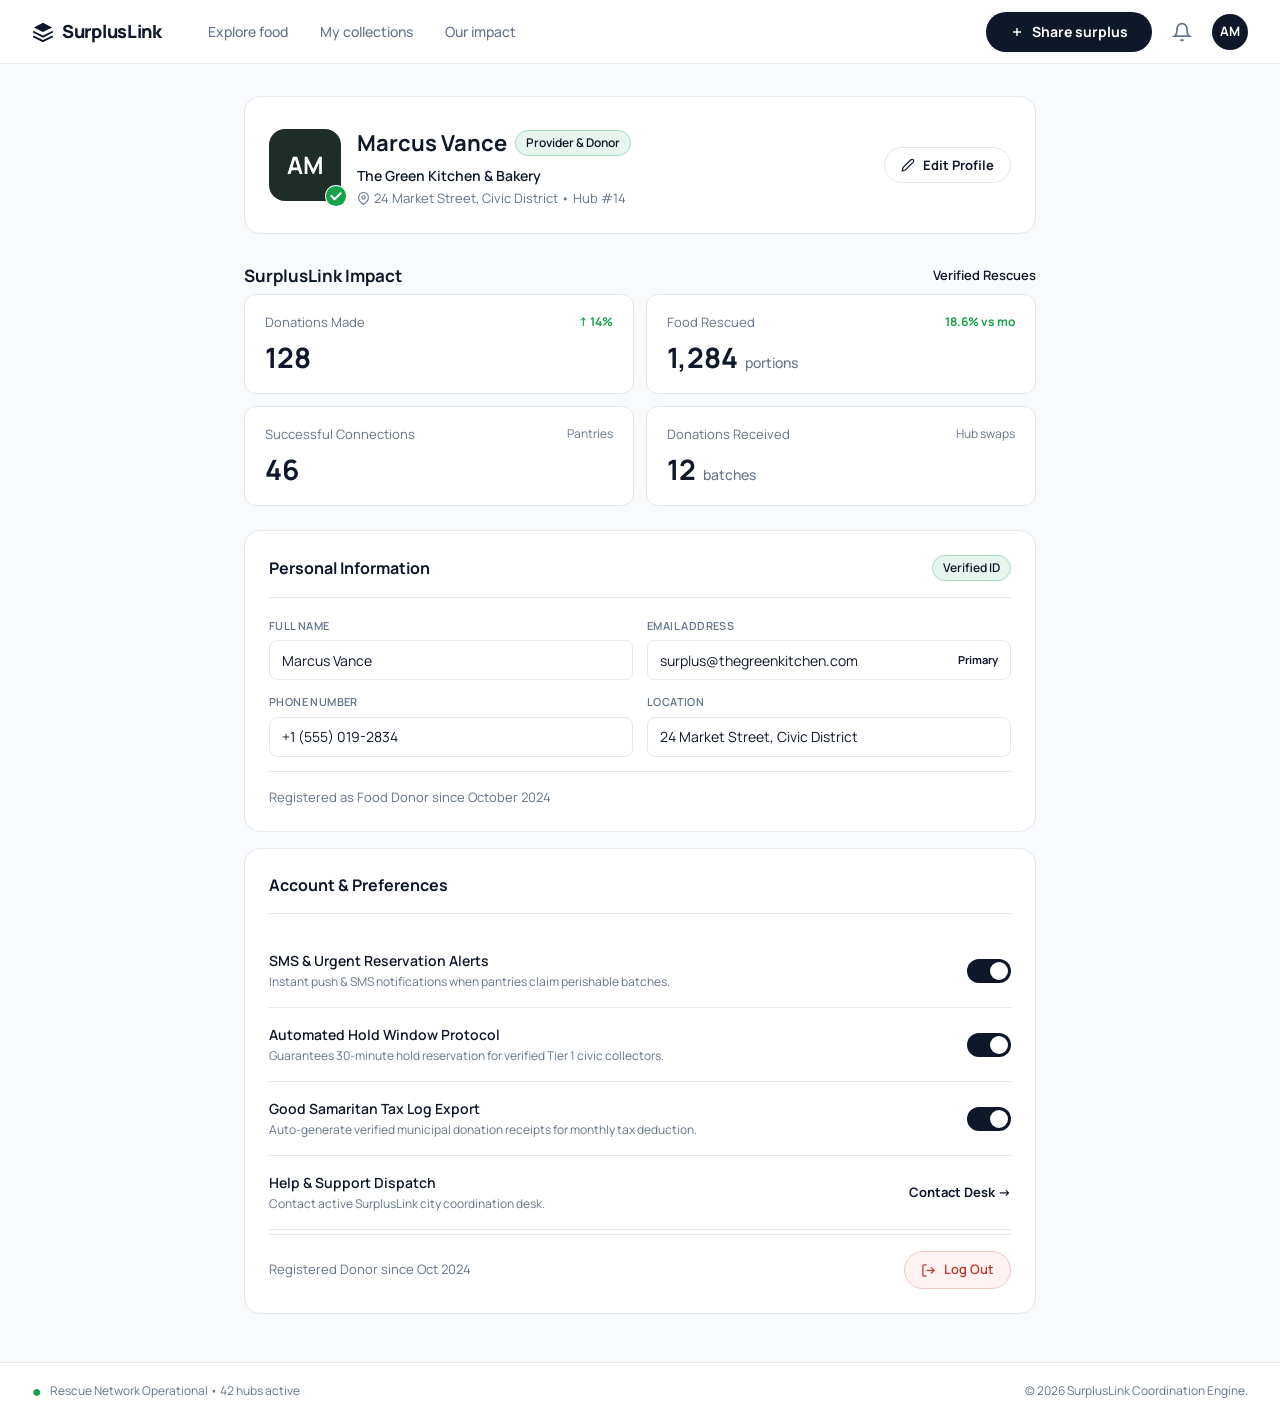
<file: profile.html>
<!DOCTYPE html>
<html lang="en">
<head>
  <meta charset="UTF-8">
  <meta name="viewport" content="width=device-width, initial-scale=1.0">
  <title>Profile – SurplusLink</title>
  <meta name="description" content="Your SurplusLink profile and impact metrics.">
  <link rel="stylesheet" href="style.css">
  <style>
    .profile-header-card {
      background: var(--color-surface);
      border: 1px solid var(--color-border);
      border-radius: var(--radius-lg);
      padding: 24px;
      display: flex;
      align-items: center;
      justify-content: space-between;
      gap: 20px;
      margin-bottom: 24px;
    }

    .profile-avatar-wrap {
      position: relative;
      flex-shrink: 0;
    }

    .profile-avatar {
      width: 72px;
      height: 72px;
      border-radius: 16px;
      background: #1E2D28;
      color: white;
      font-size: 24px;
      font-weight: 700;
      display: flex;
      align-items: center;
      justify-content: center;
    }

    .profile-avatar-verified {
      position: absolute;
      bottom: -6px;
      right: -6px;
      width: 22px;
      height: 22px;
      border-radius: 50%;
      background: white;
      display: flex;
      align-items: center;
      justify-content: center;
    }

    .profile-avatar-verified svg {
      width: 22px;
      height: 22px;
    }

    .profile-meta-tag {
      display: inline-flex;
      align-items: center;
      gap: 5px;
      padding: 3px 10px;
      border-radius: var(--radius-pill);
      font-size: 12px;
      font-weight: 600;
      background: var(--color-success-bg);
      color: var(--color-primary);
      border: 1px solid #A7D9BF;
      margin-right: 6px;
    }

    .impact-grid {
      display: grid;
      grid-template-columns: 1fr 1fr;
      gap: 12px;
      margin-bottom: 24px;
    }

    .impact-card {
      background: var(--color-surface);
      border: 1px solid var(--color-border);
      border-radius: var(--radius-md);
      padding: 18px 20px;
      display: flex;
      flex-direction: column;
      gap: 4px;
    }

    .impact-card__row {
      display: flex;
      justify-content: space-between;
      align-items: center;
      margin-bottom: 6px;
    }

    .impact-card__label {
      font-size: 13px;
      color: var(--color-muted);
    }

    .impact-card__delta {
      font-size: 12px;
      font-weight: 700;
      color: var(--color-success);
    }

    .impact-card__value {
      font-size: 28px;
      font-weight: 700;
      color: var(--color-text);
      line-height: 1.1;
    }

    .impact-card__sub {
      font-size: 14px;
      font-weight: 500;
      color: var(--color-muted);
      margin-left: 4px;
    }

    .impact-card__note {
      font-size: 12px;
      color: var(--color-muted);
    }

    .section-card {
      background: var(--color-surface);
      border: 1px solid var(--color-border);
      border-radius: var(--radius-lg);
      padding: 24px;
      margin-bottom: 16px;
    }

    .section-card__header {
      display: flex;
      justify-content: space-between;
      align-items: center;
      padding-bottom: 16px;
      border-bottom: 1px solid var(--color-border);
      margin-bottom: 20px;
    }

    .section-card__title {
      font-size: 16px;
      font-weight: 700;
    }

    .form-row {
      display: grid;
      grid-template-columns: 1fr 1fr;
      gap: 14px;
      margin-bottom: 14px;
    }

    .field-label {
      font-size: 11px;
      font-weight: 600;
      color: var(--color-muted);
      text-transform: uppercase;
      letter-spacing: 0.4px;
      margin-bottom: 6px;
    }

    .field-value {
      height: 40px;
      border: 1px solid var(--color-border);
      border-radius: var(--radius-sm);
      padding: 0 12px;
      font-size: 14px;
      color: var(--color-text);
      background: var(--color-surface);
      display: flex;
      align-items: center;
      justify-content: space-between;
    }

    .pref-row {
      display: flex;
      justify-content: space-between;
      align-items: center;
      padding: 16px 0;
      border-bottom: 1px solid var(--color-border);
    }

    .pref-row:last-of-type {
      border-bottom: none;
    }

    .pref-row__label {
      font-size: 14px;
      font-weight: 600;
      margin-bottom: 2px;
    }

    .pref-row__sub {
      font-size: 12px;
      color: var(--color-muted);
    }

    .btn-configure {
      height: 32px;
      padding: 0 14px;
      font-size: 13px;
      border-radius: var(--radius-pill);
      background: var(--color-success-bg);
      color: var(--color-primary);
      border: 1px solid #A7D9BF;
      cursor: pointer;
      font-weight: 600;
      white-space: nowrap;
    }

    .btn-manage {
      height: 32px;
      padding: 0 14px;
      font-size: 13px;
      border-radius: var(--radius-pill);
      background: white;
      color: var(--color-text);
      border: 1px solid var(--color-border);
      cursor: pointer;
      font-weight: 600;
      white-space: nowrap;
    }

    .registered-note {
      display: flex;
      justify-content: space-between;
      align-items: center;
      padding-top: 16px;
      margin-top: 8px;
      border-top: 1px solid var(--color-border);
      font-size: 13px;
    }

    .btn-logout {
      display: flex;
      align-items: center;
      gap: 8px;
      height: 38px;
      padding: 0 16px;
      background: #FEF2F2;
      color: #C0392B;
      border: 1px solid #F5C6C6;
      border-radius: var(--radius-pill);
      font-size: 13px;
      font-weight: 600;
      cursor: pointer;
    }

    .toggle-switch {
      position: relative;
      display: inline-block;
      width: 44px;
      height: 24px;
      cursor: pointer;
      flex-shrink: 0;
    }
    .toggle-switch input {
      opacity: 0;
      width: 0;
      height: 0;
      position: absolute;
    }
    .toggle-slider {
      position: absolute;
      top: 0; left: 0; right: 0; bottom: 0;
      background-color: #CBD5E1;
      border-radius: 24px;
      transition: 0.2s ease;
    }
    .toggle-slider::before {
      position: absolute;
      content: "";
      height: 18px;
      width: 18px;
      left: 3px;
      bottom: 3px;
      background-color: white;
      border-radius: 50%;
      transition: 0.2s ease;
      box-shadow: 0 1px 3px rgba(0,0,0,0.15);
    }
    .toggle-switch input:checked + .toggle-slider {
      background-color: var(--color-primary);
    }
    .toggle-switch input:checked + .toggle-slider::before {
      transform: translateX(20px);
    }
    @media (max-width: 768px) {
      .profile-header-card {
        flex-direction: column;
        align-items: flex-start;
      }

      .form-row {
        grid-template-columns: 1fr;
      }

      .impact-grid {
        grid-template-columns: 1fr 1fr;
      }
    }
    @media (max-width: 375px) {
      .impact-grid {
        grid-template-columns: 1fr;
      }
      .section-card {
        padding: 16px;
      }
    }
  </style>
</head>
<body>

  <!-- Navbar -->
  <nav class="navbar">
    <a href="explore.html" class="nav-logo">
      <svg width="22" height="22" viewBox="0 0 24 24" fill="none">
        <path d="M12 2L2 7L12 12L22 7L12 2Z" fill="currentColor"/>
        <path d="M2 17L12 22L22 17" stroke="currentColor" stroke-width="2" stroke-linecap="round" stroke-linejoin="round"/>
        <path d="M2 12L12 17L22 12" stroke="currentColor" stroke-width="2" stroke-linecap="round" stroke-linejoin="round"/>
      </svg>
      SurplusLink
    </a>
    <div class="nav-links">
      <a href="explore.html">Explore food</a>
      <a href="reservation.html">My collections</a>
      <a href="analytics.html">Our impact</a>
    </div>
    <div class="nav-actions">
      <a href="create-listing.html" class="btn btn-primary">
        <svg width="14" height="14" viewBox="0 0 24 24" fill="none" stroke="currentColor" stroke-width="2.5"><line x1="12" y1="5" x2="12" y2="19"/><line x1="5" y1="12" x2="19" y2="12"/></svg>
        Share surplus
      </a>
      <a href="notifications.html" class="nav-icon-btn">
        <svg width="20" height="20" viewBox="0 0 24 24" fill="none" stroke="currentColor" stroke-width="2"><path d="M18 8A6 6 0 0 0 6 8c0 7-3 9-3 9h18s-3-2-3-9"/><path d="M13.73 21a2 2 0 0 1-3.46 0"/></svg>
      </a>
      <a href="profile.html" class="nav-avatar">AM</a>
    </div>
  </nav>

  <main class="page-main">
    <div class="container" style="max-width: 840px;">

      <!-- Profile Header -->
      <div class="profile-header-card">
        <div class="flex items-center gap-4">
          <div class="profile-avatar-wrap">
            <div class="profile-avatar">AM</div>
            <div class="profile-avatar-verified">
              <svg viewBox="0 0 24 24" fill="none">
                <circle cx="12" cy="12" r="11" fill="var(--color-success)"/>
                <polyline points="7 12 10.5 15.5 17 9" stroke="white" stroke-width="2.2" stroke-linecap="round" stroke-linejoin="round"/>
              </svg>
            </div>
          </div>
          <div>
            <div class="flex items-center gap-2 mb-1 flex-wrap">
              <h1 style="font-size: 22px; margin: 0;">Marcus Vance</h1>
              <span class="profile-meta-tag">Provider &amp; Donor</span>
            </div>
            <div style="font-size: 14px; font-weight: 600; color: var(--color-text); margin-bottom: 3px;">The Green Kitchen &amp; Bakery</div>
            <div class="flex items-center gap-1 text-muted" style="font-size: 13px;">
              <svg width="13" height="13" viewBox="0 0 24 24" fill="none" stroke="currentColor" stroke-width="2"><path d="M21 10c0 7-9 13-9 13s-9-6-9-13a9 9 0 0 1 18 0z"/><circle cx="12" cy="10" r="3"/></svg>
              24 Market Street, Civic District &bull; Hub #14
            </div>
          </div>
        </div>
        <button class="btn btn-outline" style="font-size: 13px; height: 36px; padding: 0 16px; flex-shrink: 0;">
          <svg width="14" height="14" viewBox="0 0 24 24" fill="none" stroke="currentColor" stroke-width="2"><path d="M17 3a2.828 2.828 0 1 1 4 4L7.5 20.5 2 22l1.5-5.5L17 3z"/></svg>
          Edit Profile
        </button>
      </div>

      <!-- Impact Section -->
      <div class="flex justify-between items-center mb-3">
        <h2 style="font-size: 17px; margin: 0; font-weight: 700;">SurplusLink Impact</h2>
        <span style="font-size: 13px; font-weight: 600; color: var(--color-primary);">Verified Rescues</span>
      </div>

      <div class="impact-grid">
        <div class="impact-card">
          <div class="impact-card__row">
            <span class="impact-card__label">Donations Made</span>
            <span class="impact-card__delta">↑ 14%</span>
          </div>
          <div>
            <span class="impact-card__value">128</span>
          </div>
        </div>
        <div class="impact-card">
          <div class="impact-card__row">
            <span class="impact-card__label">Food Rescued</span>
            <span class="impact-card__delta">18.6% vs mo</span>
          </div>
          <div>
            <span class="impact-card__value">1,284</span>
            <span class="impact-card__sub">portions</span>
          </div>
        </div>
        <div class="impact-card">
          <div class="impact-card__row">
            <span class="impact-card__label">Successful Connections</span>
            <span class="impact-card__note">Pantries</span>
          </div>
          <div>
            <span class="impact-card__value">46</span>
          </div>
        </div>
        <div class="impact-card">
          <div class="impact-card__row">
            <span class="impact-card__label">Donations Received</span>
            <span class="impact-card__note">Hub swaps</span>
          </div>
          <div>
            <span class="impact-card__value">12</span>
            <span class="impact-card__sub">batches</span>
          </div>
        </div>
      </div>

      <!-- Personal Information -->
      <div class="section-card">
        <div class="section-card__header">
          <span class="section-card__title">Personal Information</span>
          <span style="font-size: 12px; font-weight: 600; color: var(--color-primary); background: var(--color-success-bg); padding: 3px 10px; border-radius: var(--radius-pill); border: 1px solid #A7D9BF;">Verified ID</span>
        </div>

        <div class="form-row">
          <div>
            <div class="field-label">Full Name</div>
            <div class="field-value">Marcus Vance</div>
          </div>
          <div>
            <div class="field-label">Email Address</div>
            <div class="field-value">
              surplus@thegreenkitchen.com
              <span style="font-size: 11px; font-weight: 700; color: var(--color-primary);">Primary</span>
            </div>
          </div>
        </div>

        <div class="form-row">
          <div>
            <div class="field-label">Phone Number</div>
            <div class="field-value">+1 (555) 019-2834</div>
          </div>
          <div>
            <div class="field-label">Location</div>
            <div class="field-value">24 Market Street, Civic District</div>
          </div>
        </div>

        <div class="registered-note">
          <span class="text-muted">Registered as Food Donor since October 2024</span>
        </div>
      </div>

      <!-- Account & Preferences -->
      <div class="section-card">
        <div class="section-card__header">
          <span class="section-card__title">Account &amp; Preferences</span>
        </div>

        <div class="pref-row">
          <div>
            <div class="pref-row__label">SMS &amp; Urgent Reservation Alerts</div>
            <div class="pref-row__sub">Instant push &amp; SMS notifications when pantries claim perishable batches.</div>
          </div>
          <label class="toggle-switch">
            <input type="checkbox" checked>
            <span class="toggle-slider"></span>
          </label>
        </div>

        <div class="pref-row">
          <div>
            <div class="pref-row__label">Automated Hold Window Protocol</div>
            <div class="pref-row__sub">Guarantees 30-minute hold reservation for verified Tier 1 civic collectors.</div>
          </div>
          <label class="toggle-switch">
            <input type="checkbox" checked>
            <span class="toggle-slider"></span>
          </label>
        </div>

        <div class="pref-row">
          <div>
            <div class="pref-row__label">Good Samaritan Tax Log Export</div>
            <div class="pref-row__sub">Auto-generate verified municipal donation receipts for monthly tax deduction.</div>
          </div>
          <label class="toggle-switch">
            <input type="checkbox" checked>
            <span class="toggle-slider"></span>
          </label>
        </div>

        <div class="pref-row">
          <div>
            <div class="pref-row__label">Help &amp; Support Dispatch</div>
            <div class="pref-row__sub">Contact active SurplusLink city coordination desk.</div>
          </div>
          <a href="#" style="font-size: 13px; font-weight: 700; color: var(--color-primary); text-decoration: none;">Contact Desk →</a>
        </div>

        <div style="padding-top: 16px; display: flex; justify-content: space-between; align-items: center; border-top: 1px solid var(--color-border); margin-top: 4px;">
          <span style="font-size: 13px; color: var(--color-muted);">Registered Donor since Oct 2024</span>
          <a href="signin.html" class="btn-logout" style="text-decoration: none;">
            <svg width="15" height="15" viewBox="0 0 24 24" fill="none" stroke="currentColor" stroke-width="2"><path d="M9 21H5a2 2 0 0 1-2-2V5a2 2 0 0 1 2-2h4"/><polyline points="16 17 21 12 16 7"/><line x1="21" y1="12" x2="9" y2="12"/></svg>
            Log Out
          </a>
        </div>
      </div>

    </div>
  </main>

  <!-- Site footer -->
  <footer class="site-footer">
    <div class="flex items-center gap-2">
      <span style="color: var(--color-success); font-size: 16px;">●</span>
      Rescue Network Operational &bull; 42 hubs active
    </div>
    <span>© 2026 SurplusLink Coordination Engine.</span>
  </footer>

  <!-- Mobile Bottom Nav -->
  <nav class="mobile-nav">
    <a href="explore.html" class="mobile-nav-item">
      <svg viewBox="0 0 24 24" fill="none" stroke="currentColor" stroke-width="2"><circle cx="11" cy="11" r="8"/><line x1="21" y1="21" x2="16.65" y2="16.65"/></svg>
      Explore
    </a>
    <a href="reservation.html" class="mobile-nav-item">
      <svg viewBox="0 0 24 24" fill="none" stroke="currentColor" stroke-width="2"><path d="M4 19.5A2.5 2.5 0 0 1 6.5 17H20"/><path d="M6.5 2H20v20H6.5A2.5 2.5 0 0 1 4 19.5v-15A2.5 2.5 0 0 1 6.5 2z"/></svg>
      Collections
    </a>
    <a href="analytics.html" class="mobile-nav-item">
      <svg viewBox="0 0 24 24" fill="none" stroke="currentColor" stroke-width="2"><path d="M12 2.69l5.66 5.66a8 8 0 1 1-11.31 0z"/></svg>
      Impact
    </a>
    <a href="profile.html" class="mobile-nav-item active">
      <svg viewBox="0 0 24 24" fill="none" stroke="currentColor" stroke-width="2"><path d="M20 21v-2a4 4 0 0 0-4-4H8a4 4 0 0 0-4 4v2"/><circle cx="12" cy="7" r="4"/></svg>
      Profile
    </a>
  </nav>

</body>
</html>
</file>
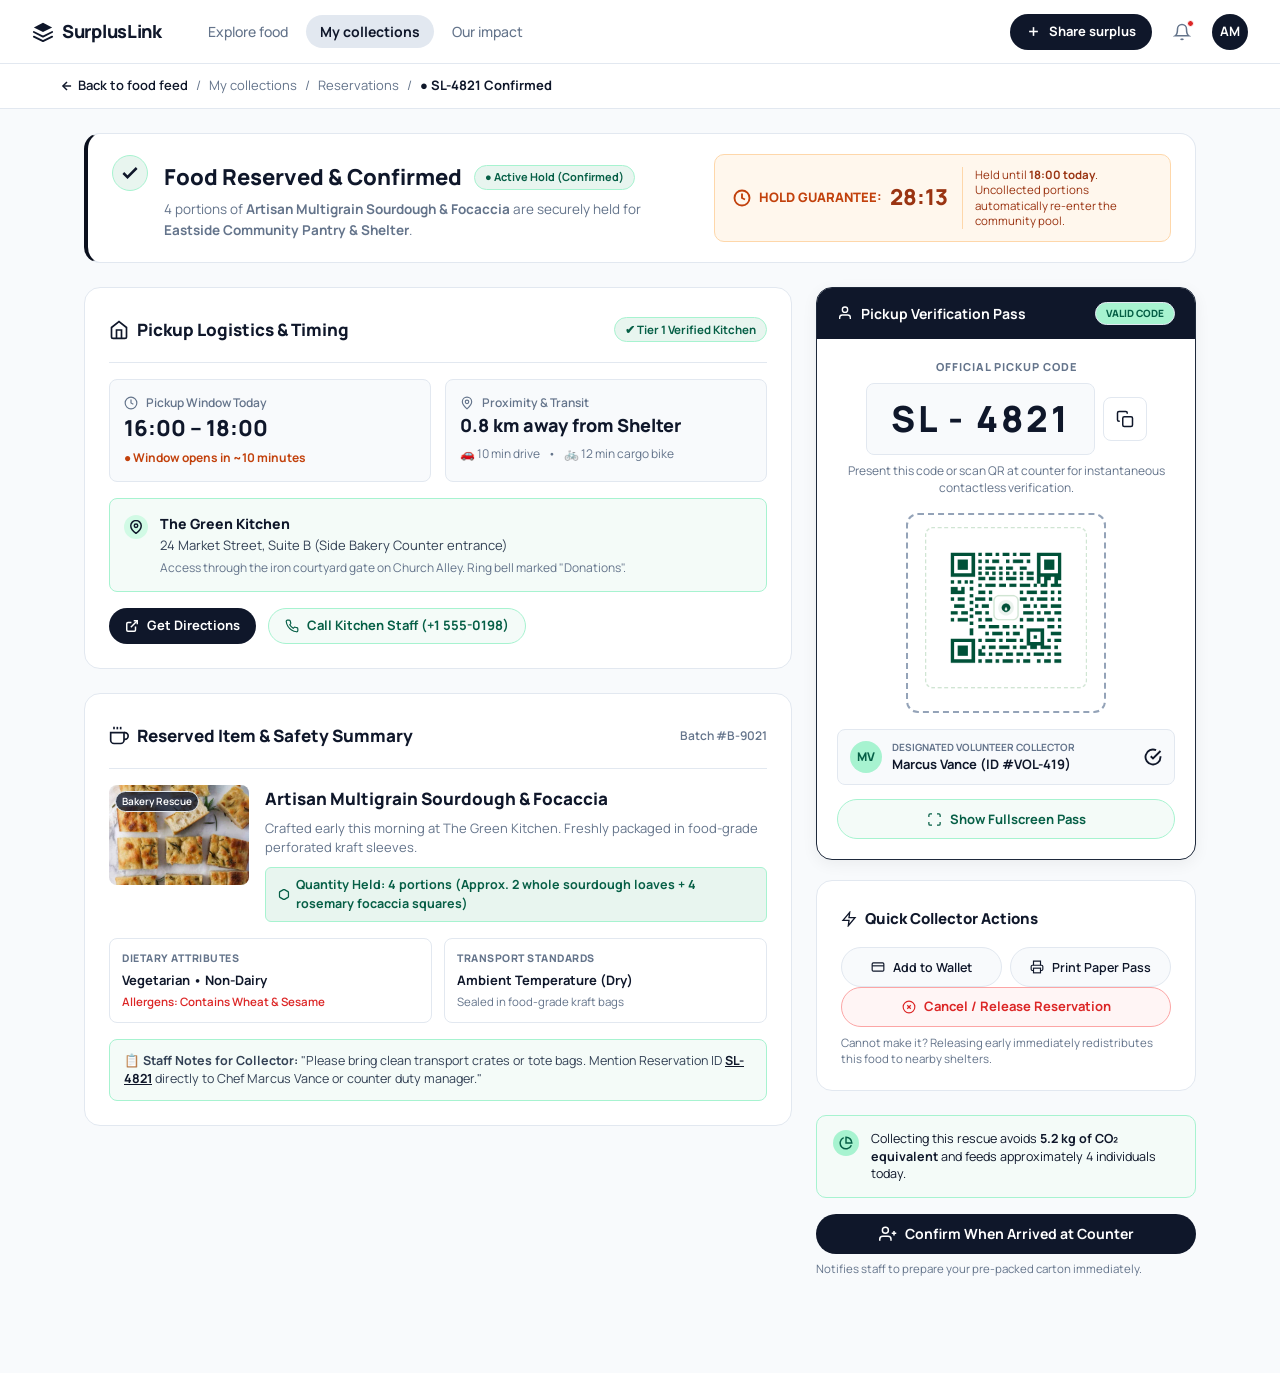
<file: reservation.html>
<!DOCTYPE html>
<html lang="en">
<head>
  <meta charset="UTF-8">
  <meta name="viewport" content="width=device-width, initial-scale=1.0">
  <title>Reservation Confirmed – SurplusLink</title>
  <meta name="description" content="View your active food rescue reservation, official pickup pass, logistics and QR code verification.">
  <link rel="stylesheet" href="style.css">
  <style>
    .res-layout {
      display: grid;
      grid-template-columns: 1fr 380px;
      gap: 24px;
      align-items: start;
    }
    .res-card {
      background: var(--color-surface);
      border: 1px solid var(--color-border);
      border-radius: var(--radius-lg);
      padding: 24px;
      margin-bottom: 24px;
    }
    .res-hero-banner {
      background: var(--color-surface);
      border: 1px solid var(--color-border);
      border-left: 4px solid var(--color-primary-dark);
      border-radius: var(--radius-lg);
      padding: 20px 24px;
      margin-bottom: 24px;
      display: flex;
      justify-content: space-between;
      align-items: center;
      gap: 20px;
      flex-wrap: wrap;
    }
    .res-pass-card {
      background: var(--color-surface);
      border: 1.5px solid #1E293B;
      border-radius: var(--radius-lg);
      overflow: hidden;
      margin-bottom: 20px;
      box-shadow: 0 4px 16px rgba(0,0,0,0.06);
    }
    .res-pass-header {
      background: #0F172A;
      color: #FFFFFF;
      padding: 14px 20px;
      display: flex;
      justify-content: space-between;
      align-items: center;
    }
    .res-code-box {
      font-size: 36px;
      font-weight: 800;
      letter-spacing: 3px;
      color: #0F172A;
      background: #F8FAFC;
      border: 1.5px solid var(--color-border);
      border-radius: 8px;
      padding: 8px 24px;
      display: inline-flex;
      align-items: center;
    }
    .qr-container {
      width: 200px;
      height: 200px;
      margin: 16px auto;
      padding: 12px;
      border: 2px dashed #94A3B8;
      border-radius: 12px;
      background: #FFFFFF;
      display: flex;
      align-items: center;
      justify-content: center;
    }
    .qr-container img, .qr-container svg {
      width: 100%;
      height: 100%;
      object-fit: contain;
    }
    .qr-mobile-wrap {
      display: none;
    }
    @media (max-width: 960px) {
      .res-layout {
        grid-template-columns: 1fr;
      }
    }
    @media (max-width: 640px) {
      .res-hero-banner {
        flex-direction: column;
        align-items: flex-start;
      }
      .qr-mobile-wrap {
        display: block;
      }
    }
    @media (max-width: 480px) {
      [style*="grid-template-columns: 1fr 1fr"] {
        grid-template-columns: 1fr !important;
      }
      .res-card {
        padding: 16px;
      }
    }
  </style>
</head>
<body style="background-color: var(--color-background);">

  <!-- Navbar -->
  <nav class="navbar">
    <a href="explore.html" class="nav-logo">
      <svg width="22" height="22" viewBox="0 0 24 24" fill="none">
        <path d="M12 2L2 7L12 12L22 7L12 2Z" fill="var(--color-primary)"/>
        <path d="M2 17L12 22L22 17" stroke="var(--color-primary)" stroke-width="2" stroke-linecap="round" stroke-linejoin="round"/>
        <path d="M2 12L12 17L22 12" stroke="var(--color-primary)" stroke-width="2" stroke-linecap="round" stroke-linejoin="round"/>
      </svg>
      SurplusLink
    </a>
    <div class="nav-links">
      <a href="explore.html">Explore food</a>
      <a href="reservation.html" class="active">My collections</a>
      <a href="analytics.html">Our impact</a>
    </div>
    <div class="nav-actions">
      <a href="create-listing.html" class="btn btn-primary btn-sm">
        <svg width="15" height="15" viewBox="0 0 24 24" fill="none" stroke="currentColor" stroke-width="2.5"><line x1="12" y1="5" x2="12" y2="19"></line><line x1="5" y1="12" x2="19" y2="12"></line></svg>
        Share surplus
      </a>
      <a href="notifications.html" class="nav-icon-btn" title="Notifications">
        <svg width="18" height="18" viewBox="0 0 24 24" fill="none" stroke="currentColor" stroke-width="2"><path d="M18 8A6 6 0 0 0 6 8c0 7-3 9-3 9h18s-3-2-3-9"></path><path d="M13.73 21a2 2 0 0 1-3.46 0"></path></svg>
        <span class="unread-dot"></span>
      </a>
      <a href="profile.html" class="nav-avatar" title="View Profile">AM</a>
    </div>
  </nav>

  <!-- Sub-nav Breadcrumbs -->
  <div style="background: #FFFFFF; border-bottom: 1px solid var(--color-border); padding: 12px 24px;">
    <div class="container" style="padding: 0; display: flex; align-items: center; gap: 8px; font-size: 13px;">
      <a href="explore.html" style="color: var(--color-primary); font-weight: 600; text-decoration: none; display: flex; align-items: center; gap: 4px;">
        <svg width="14" height="14" viewBox="0 0 24 24" fill="none" stroke="currentColor" stroke-width="2.5"><line x1="19" y1="12" x2="5" y2="12"></line><polyline points="12 19 5 12 12 5"></polyline></svg>
        Back to food feed
      </a>
      <span style="color: var(--color-muted);">/</span>
      <a href="reservation.html" style="color: var(--color-muted); text-decoration: none;">My collections</a>
      <span style="color: var(--color-muted);">/</span>
      <span style="color: var(--color-muted);">Reservations</span>
      <span style="color: var(--color-muted);">/</span>
      <span style="font-weight: 700; color: #0F172A;">● SL-4821 Confirmed</span>
    </div>
  </div>

  <main class="container" style="padding-top: 24px; padding-bottom: 80px;">

    <!-- Top Status Hero Banner -->
    <div class="res-hero-banner">
      <div class="flex items-start gap-4" style="flex: 1; min-width: 280px;">
        <div style="width: 36px; height: 36px; border-radius: 50%; background: #E8F5EF; color: var(--color-primary); display: flex; align-items: center; justify-content: center; flex-shrink: 0; border: 1.5px solid #A7F3D0;">
          <svg width="20" height="20" viewBox="0 0 24 24" fill="none" stroke="currentColor" stroke-width="3"><polyline points="20 6 9 17 4 12"></polyline></svg>
        </div>
        <div>
          <div class="flex items-center gap-3 flex-wrap mb-1">
            <h1 style="margin: 0; font-size: 22px; font-weight: 800; color: #0F172A;">Food Reserved & Confirmed</h1>
            <span class="badge" style="background: #E8F5EF; color: #065F46; border: 1px solid #A7F3D0; font-weight: 700; font-size: 11px;">● Active Hold (Confirmed)</span>
          </div>
          <p class="text-muted" style="margin: 0; font-size: 13.5px; line-height: 1.5;">
            4 portions of <strong>Artisan Multigrain Sourdough & Focaccia</strong> are securely held for <strong>Eastside Community Pantry & Shelter</strong>.
          </p>
        </div>
      </div>
      
      <div style="background: #FFF7ED; border: 1.5px solid #FED7AA; border-radius: 10px; padding: 12px 18px; display: flex; align-items: center; gap: 14px;">
        <div class="flex items-center gap-2" style="color: #C2410C; font-weight: 800; font-size: 13px;">
          <svg width="18" height="18" viewBox="0 0 24 24" fill="none" stroke="currentColor" stroke-width="2.5"><circle cx="12" cy="12" r="10"></circle><polyline points="12 6 12 12 16 14"></polyline></svg>
          HOLD GUARANTEE:
          <span style="font-size: 22px; font-weight: 800; color: #9A3412;">28:13</span>
        </div>
        <div style="font-size: 11.5px; color: #9A3412; max-width: 190px; line-height: 1.35; border-left: 1px solid #FED7AA; padding-left: 12px;">
          Held until <strong>18:00 today</strong>. Uncollected portions automatically re-enter the community pool.
        </div>
      </div>
    </div>

    <!-- Main Grid -->
    <div class="res-layout">
      
      <!-- Left Column -->
      <div class="left-col">
        
        <!-- Pickup Logistics Card -->
        <div class="res-card">
          <div class="flex justify-between items-center mb-4" style="border-bottom: 1px solid var(--color-border); padding-bottom: 14px;">
            <h2 class="flex items-center gap-2" style="margin: 0; font-size: 17px; font-weight: 800; color: #0F172A;">
              <svg width="20" height="20" viewBox="0 0 24 24" fill="none" stroke="currentColor" stroke-width="2"><path d="M3 9l9-7 9 7v11a2 2 0 0 1-2 2H5a2 2 0 0 1-2-2z"></path><polyline points="9 22 9 12 15 12 15 22"></polyline></svg>
              Pickup Logistics & Timing
            </h2>
            <span class="badge" style="background: #E8F5EF; color: #065F46; border: 1px solid #A7F3D0; font-weight: 700; font-size: 11.5px;">✔ Tier 1 Verified Kitchen</span>
          </div>

          <div style="display: grid; grid-template-columns: 1fr 1fr; gap: 14px; margin-bottom: 16px;">
            <div style="background: #F8FAFC; border: 1px solid var(--color-border); border-radius: 8px; padding: 14px;">
              <div class="flex items-center gap-2 text-muted text-small mb-1" style="font-size: 12px; font-weight: 600;">
                <svg width="14" height="14" viewBox="0 0 24 24" fill="none" stroke="currentColor" stroke-width="2"><circle cx="12" cy="12" r="10"></circle><polyline points="12 6 12 12 16 14"></polyline></svg>
                Pickup Window Today
              </div>
              <div style="font-size: 22px; font-weight: 800; color: #0F172A; margin-bottom: 4px;">16:00 – 18:00</div>
              <div style="color: #C2410C; font-size: 12px; font-weight: 700;">● Window opens in ~10 minutes</div>
            </div>

            <div style="background: #F8FAFC; border: 1px solid var(--color-border); border-radius: 8px; padding: 14px;">
              <div class="flex items-center gap-2 text-muted text-small mb-1" style="font-size: 12px; font-weight: 600;">
                <svg width="14" height="14" viewBox="0 0 24 24" fill="none" stroke="currentColor" stroke-width="2"><path d="M12 2a8 8 0 0 0-8 8c0 5.25 8 12 8 12s8-6.75 8-12a8 8 0 0 0-8-8z"></path><circle cx="12" cy="10" r="3"></circle></svg>
                Proximity & Transit
              </div>
              <div style="font-size: 18px; font-weight: 800; color: #0F172A; margin-bottom: 6px;">0.8 km away from Shelter</div>
              <div class="text-muted flex items-center gap-2" style="font-size: 12px;">
                <span>🚗 10 min drive</span>
                <span>•</span>
                <span>🚲 12 min cargo bike</span>
              </div>
            </div>
          </div>

          <!-- Address card -->
          <div style="background: #F4FBF8; border: 1px solid #A7F3D0; border-radius: 8px; padding: 14px; display: flex; gap: 12px; margin-bottom: 16px;">
            <div style="width: 24px; height: 24px; border-radius: 50%; background: #D1FAE5; color: var(--color-primary); display: flex; align-items: center; justify-content: center; flex-shrink: 0; margin-top: 2px;">
              <svg width="14" height="14" viewBox="0 0 24 24" fill="none" stroke="currentColor" stroke-width="2.5"><path d="M21 10c0 7-9 13-9 13s-9-6-9-13a9 9 0 0 1 18 0z"></path><circle cx="12" cy="10" r="3"></circle></svg>
            </div>
            <div>
              <div style="font-size: 14px; font-weight: 800; color: #0F172A; margin-bottom: 2px;">The Green Kitchen</div>
              <div style="font-size: 13px; color: #334155; margin-bottom: 4px;">24 Market Street, Suite B (Side Bakery Counter entrance)</div>
              <div style="font-size: 12px; color: #64748B;">Access through the iron courtyard gate on Church Alley. Ring bell marked "Donations".</div>
            </div>
          </div>

          <!-- Buttons -->
          <div class="flex gap-3 flex-wrap">
            <a href="https://maps.google.com" target="_blank" class="btn btn-secondary btn-sm" style="background: #0F172A; color: white; border: none; font-weight: 700;">
              <svg width="14" height="14" viewBox="0 0 24 24" fill="none" stroke="currentColor" stroke-width="2.5"><path d="M18 13v6a2 2 0 0 1-2 2H5a2 2 0 0 1-2-2V8a2 2 0 0 1 2-2h6"></path><polyline points="15 3 21 3 21 9"></polyline><line x1="10" y1="14" x2="21" y2="3"></line></svg>
              Get Directions
            </a>
            <a href="tel:+15550198" class="btn btn-outline btn-sm" style="background: #F4FBF8; border-color: #A7F3D0; color: #065F46; font-weight: 700;">
              <svg width="14" height="14" viewBox="0 0 24 24" fill="none" stroke="currentColor" stroke-width="2"><path d="M22 16.92v3a2 2 0 0 1-2.18 2 19.79 19.79 0 0 1-8.63-3.07 19.5 19.5 0 0 1-6-6 19.79 19.79 0 0 1-3.07-8.67A2 2 0 0 1 4.11 2h3a2 2 0 0 1 2 1.72 12.84 12.84 0 0 0 .7 2.81 2 2 0 0 1-.45 2.11L8.09 9.91a16 16 0 0 0 6 6l1.27-1.27a2 2 0 0 1 2.11-.45 12.84 12.84 0 0 0 2.81.7A2 2 0 0 1 22 16.92z"></path></svg>
              Call Kitchen Staff (+1 555-0198)
            </a>
          </div>
        </div>

        <!-- Reserved Item & Safety Summary -->
        <div class="res-card">
          <div class="flex justify-between items-center mb-4" style="border-bottom: 1px solid var(--color-border); padding-bottom: 14px;">
            <h2 class="flex items-center gap-2" style="margin: 0; font-size: 17px; font-weight: 800; color: #0F172A;">
              <svg width="20" height="20" viewBox="0 0 24 24" fill="none" stroke="currentColor" stroke-width="2"><path d="M18 8h1a4 4 0 0 1 0 8h-1"></path><path d="M2 8h16v9a4 4 0 0 1-4 4H6a4 4 0 0 1-4-4V8z"></path><line x1="6" y1="1" x2="6" y2="4"></line><line x1="10" y1="1" x2="10" y2="4"></line><line x1="14" y1="1" x2="14" y2="4"></line></svg>
              Reserved Item & Safety Summary
            </h2>
            <span style="font-size: 12px; font-weight: 600; color: #64748B;">Batch #B-9021</span>
          </div>

          <!-- Item Details Row -->
          <div class="flex gap-4 items-start mb-4" style="flex-wrap: wrap;">
            <div style="width: 140px; height: 100px; border-radius: 8px; overflow: hidden; position: relative; flex-shrink: 0; background: #F1F5F9;">
              <img src="assets/images/food_sourdough.jpg" alt="Bread" style="width: 100%; height: 100%; object-fit: cover;">
              <span class="badge" style="position: absolute; top: 6px; left: 6px; background: rgba(15,23,42,0.8); color: #FFF; font-size: 10px; padding: 2px 6px;">Bakery Rescue</span>
            </div>
            <div style="flex: 1; min-width: 240px;">
              <h3 style="margin: 0 0 6px 0; font-size: 17px; font-weight: 800; color: #0F172A;">Artisan Multigrain Sourdough & Focaccia</h3>
              <p class="text-muted" style="margin: 0 0 10px 0; font-size: 13px; line-height: 1.45;">
                Crafted early this morning at The Green Kitchen. Freshly packaged in food-grade perforated kraft sleeves.
              </p>
              <div style="background: #E8F5EF; border: 1px solid #A7F3D0; border-radius: 6px; padding: 8px 12px; font-size: 12.5px; font-weight: 700; color: #065F46; display: flex; align-items: center; gap: 6px;">
                <svg width="15" height="15" viewBox="0 0 24 24" fill="none" stroke="currentColor" stroke-width="2.5"><path d="M21 16V8a2 2 0 0 0-1-1.73l-7-4a2 2 0 0 0-2 0l-7 4A2 2 0 0 0 3 8v8a2 2 0 0 0 1 1.73l7 4a2 2 0 0 0 2 0l7-4A2 2 0 0 0 21 16z"></path></svg>
                Quantity Held: 4 portions (Approx. 2 whole sourdough loaves + 4 rosemary focaccia squares)
              </div>
            </div>
          </div>

          <!-- Dietary & Transport specs -->
          <div style="display: grid; grid-template-columns: 1fr 1fr; gap: 12px; margin-bottom: 16px;">
            <div style="border: 1px solid var(--color-border); border-radius: 8px; padding: 12px;">
              <div class="text-muted" style="font-size: 10.5px; font-weight: 800; letter-spacing: 0.5px; text-transform: uppercase; margin-bottom: 4px;">DIETARY ATTRIBUTES</div>
              <div style="font-weight: 700; font-size: 13px; color: #0F172A;">Vegetarian • Non-Dairy</div>
              <div style="color: #DC2626; font-size: 11.5px; font-weight: 600; margin-top: 2px;">Allergens: Contains Wheat & Sesame</div>
            </div>
            <div style="border: 1px solid var(--color-border); border-radius: 8px; padding: 12px;">
              <div class="text-muted" style="font-size: 10.5px; font-weight: 800; letter-spacing: 0.5px; text-transform: uppercase; margin-bottom: 4px;">TRANSPORT STANDARDS</div>
              <div style="font-weight: 700; font-size: 13px; color: #0F172A;">Ambient Temperature (Dry)</div>
              <div style="color: #64748B; font-size: 11.5px; margin-top: 2px;">Sealed in food-grade kraft bags</div>
            </div>
          </div>

          <!-- Staff Notes -->
          <div style="background: #F4FBF8; border: 1px solid #A7F3D0; border-radius: 8px; padding: 12px 14px; font-size: 12.5px; color: #334155; line-height: 1.45;">
            <strong>📋 Staff Notes for Collector:</strong> "Please bring clean transport crates or tote bags. Mention Reservation ID <span style="text-decoration: underline; font-weight: 700; color: var(--color-primary);">SL-4821</span> directly to Chef Marcus Vance or counter duty manager."
          </div>
        </div>

      </div>

      <!-- Right Column: Verification Pass & Actions -->
      <div class="right-col">
        
        <!-- Pass Card -->
        <div class="res-pass-card">
          <div class="res-pass-header">
            <div class="flex items-center gap-2" style="font-size: 14px; font-weight: 700;">
              <svg width="16" height="16" viewBox="0 0 24 24" fill="none" stroke="currentColor" stroke-width="2"><path d="M20 21v-2a4 4 0 0 0-4-4H8a4 4 0 0 0-4 4v2"></path><circle cx="12" cy="7" r="4"></circle></svg>
              Pickup Verification Pass
            </div>
            <span class="badge" style="background: #A7F3D0; color: #065F46; font-size: 10px; font-weight: 800;">VALID CODE</span>
          </div>

          <div style="padding: 20px; text-align: center;">
            <div class="text-muted text-small" style="font-size: 11px; font-weight: 800; letter-spacing: 1px; margin-bottom: 8px;">OFFICIAL PICKUP CODE</div>
            
            <div class="flex justify-center items-center gap-2 mb-2">
              <div class="res-code-box">SL - 4821</div>
              <button class="btn btn-outline" style="width: 44px; height: 44px; padding: 0; display: inline-flex; align-items: center; justify-content: center; border-radius: 8px;" title="Copy Code">
                <svg width="18" height="18" viewBox="0 0 24 24" fill="none" stroke="currentColor" stroke-width="2"><rect x="9" y="9" width="13" height="13" rx="2" ry="2"></rect><path d="M5 15H4a2 2 0 0 1-2-2V4a2 2 0 0 1 2-2h9a2 2 0 0 1 2 2v1"></path></svg>
              </button>
            </div>

            <p class="text-muted" style="font-size: 12px; margin: 0 0 14px 0; line-height: 1.4;">
              Present this code or scan QR at counter for instantaneous contactless verification.
            </p>

            <!-- QR code -->
            <div class="qr-container">
              <img src="assets/images/Clean Vector QR Code Container_margin.png" alt="Scan QR Code">
            </div>

            <!-- Collector ID Info -->
            <div style="background: #F8FAFC; border: 1px solid var(--color-border); border-radius: 8px; padding: 10px 12px; display: flex; align-items: center; gap: 10px; text-align: left; margin-bottom: 14px;">
              <div style="width: 32px; height: 32px; border-radius: 50%; background: #A7F3D0; color: #065F46; display: flex; align-items: center; justify-content: center; font-weight: 800; font-size: 12px; flex-shrink: 0;">MV</div>
              <div style="flex: 1; min-width: 0;">
                <div style="font-size: 10px; color: var(--color-muted); text-transform: uppercase; font-weight: 700;">Designated Volunteer Collector</div>
                <div style="font-weight: 700; font-size: 13px; color: #0F172A; white-space: nowrap; overflow: hidden; text-overflow: ellipsis;">Marcus Vance (ID #VOL-419)</div>
              </div>
              <svg width="18" height="18" viewBox="0 0 24 24" fill="none" stroke="var(--color-primary)" stroke-width="2.5"><path d="M22 11.08V12a10 10 0 1 1-5.93-9.14"></path><polyline points="22 4 12 14.01 9 11.01"></polyline></svg>
            </div>

            <button class="btn btn-outline" style="width: 100%; background: #F4FBF8; border-color: #A7F3D0; color: #065F46; font-weight: 700; font-size: 13px;">
              <svg width="15" height="15" viewBox="0 0 24 24" fill="none" stroke="currentColor" stroke-width="2"><path d="M8 3H5a2 2 0 0 0-2 2v3m18 0V5a2 2 0 0 0-2-2h-3m0 18h3a2 2 0 0 0 2-2v-3M3 16v3a2 2 0 0 0 2 2h3"></path></svg>
              Show Fullscreen Pass
            </button>
          </div>
        </div>

        <!-- Quick Collector Actions -->
        <div class="res-card">
          <h3 class="flex items-center gap-2" style="font-size: 15px; font-weight: 800; color: #0F172A; margin: 0 0 14px 0;">
            <svg width="16" height="16" viewBox="0 0 24 24" fill="none" stroke="currentColor" stroke-width="2"><polygon points="13 2 3 14 12 14 11 22 21 10 12 10 13 2"></polygon></svg>
            Quick Collector Actions
          </h3>

          <div class="flex gap-2 mb-3">
            <button class="btn btn-outline" style="flex: 1; font-size: 12.5px; padding: 8px 10px; background: #F8FAFC; border-color: var(--color-border); color: #0F172A; font-weight: 600;">
              <svg width="14" height="14" viewBox="0 0 24 24" fill="none" stroke="currentColor" stroke-width="2"><rect x="2" y="5" width="20" height="14" rx="2" ry="2"></rect><line x1="2" y1="10" x2="22" y2="10"></line></svg>
              Add to Wallet
            </button>
            <button class="btn btn-outline" style="flex: 1; font-size: 12.5px; padding: 8px 10px; background: #F8FAFC; border-color: var(--color-border); color: #0F172A; font-weight: 600;">
              <svg width="14" height="14" viewBox="0 0 24 24" fill="none" stroke="currentColor" stroke-width="2"><polyline points="6 9 6 2 18 2 18 9"></polyline><path d="M6 18H4a2 2 0 0 1-2-2v-5a2 2 0 0 1 2-2h16a2 2 0 0 1 2 2v5a2 2 0 0 1-2 2h-2"></path><rect x="6" y="14" width="12" height="8"></rect></svg>
              Print Paper Pass
            </button>
          </div>

          <a href="explore.html" class="btn btn-outline" style="width: 100%; border-color: #FCA5A5; color: #DC2626; background: #FFF5F5; font-weight: 700; font-size: 13px; margin-bottom: 8px; text-decoration: none; justify-content: center;">
            <svg width="14" height="14" viewBox="0 0 24 24" fill="none" stroke="currentColor" stroke-width="2"><circle cx="12" cy="12" r="10"></circle><line x1="15" y1="9" x2="9" y2="15"></line><line x1="9" y1="9" x2="15" y2="15"></line></svg>
            Cancel / Release Reservation
          </a>
          
          <div class="text-muted text-center" style="font-size: 11.5px; line-height: 1.35;">
            Cannot make it? Releasing early immediately redistributes this food to nearby shelters.
          </div>
        </div>

        <!-- Environmental Offset Widget -->
        <div style="background: #F4FBF8; border: 1px solid #A7F3D0; border-radius: 10px; padding: 14px 16px; display: flex; gap: 12px; font-size: 12.5px; color: #0F172A; line-height: 1.4;">
          <div style="width: 26px; height: 26px; border-radius: 50%; background: #A7F3D0; color: #065F46; display: flex; align-items: center; justify-content: center; flex-shrink: 0;">
            <svg width="14" height="14" viewBox="0 0 24 24" fill="none" stroke="currentColor" stroke-width="2.5"><path d="M21.21 15.89A10 10 0 1 1 8 2.83"></path><path d="M22 12A10 10 0 0 0 12 2v10z"></path></svg>
          </div>
          <div>
            Collecting this rescue avoids <strong>5.2 kg of CO₂ equivalent</strong> and feeds approximately 4 individuals today.
          </div>
        </div>

        <!-- Mobile Arrival trigger button -->
        <div style="margin-top: 16px;">
          <a href="pickup-confirmation.html" class="btn btn-secondary" style="width: 100%; background: #0F172A; color: #FFF; font-weight: 700; padding: 14px; text-decoration: none; justify-content: center;">
            <svg width="18" height="18" viewBox="0 0 24 24" fill="none" stroke="currentColor" stroke-width="2"><path d="M16 21v-2a4 4 0 0 0-4-4H5a4 4 0 0 0-4 4v2"></path><circle cx="8.5" cy="7" r="4"></circle><line x1="20" y1="8" x2="20" y2="14"></line><line x1="23" y1="11" x2="17" y2="11"></line></svg>
            Confirm When Arrived at Counter
          </a>
          <p class="text-muted text-center" style="font-size: 11.5px; margin-top: 6px;">
            Notifies staff to prepare your pre-packed carton immediately.
          </p>
        </div>

      </div>
    </div>
  </main>

  <!-- Mobile Bottom Nav -->
  <div class="mobile-nav">
    <a href="explore.html" class="mobile-nav-item">
      <svg width="22" height="22" viewBox="0 0 24 24" fill="none" stroke="currentColor" stroke-width="2"><circle cx="12" cy="12" r="10"></circle><polygon points="16.24 7.76 14.12 14.12 7.76 16.24 9.88 9.88 16.24 7.76"></polygon></svg>
      <span>Explore</span>
    </a>
    <a href="reservation.html" class="mobile-nav-item active">
      <svg width="22" height="22" viewBox="0 0 24 24" fill="none" stroke="currentColor" stroke-width="2"><path d="M21 16V8a2 2 0 0 0-1-1.73l-7-4a2 2 0 0 0-2 0l-7 4A2 2 0 0 0 3 8v8a2 2 0 0 0 1 1.73l7 4a2 2 0 0 0 2 0l7-4A2 2 0 0 0 21 16z"></path></svg>
      <span>Collections</span>
    </a>
    <a href="analytics.html" class="mobile-nav-item">
      <svg width="22" height="22" viewBox="0 0 24 24" fill="none" stroke="currentColor" stroke-width="2"><path d="M21.21 15.89A10 10 0 1 1 8 2.83"></path><path d="M22 12A10 10 0 0 0 12 2v10z"></path></svg>
      <span>Impact</span>
    </a>
    <a href="profile.html" class="mobile-nav-item">
      <svg width="22" height="22" viewBox="0 0 24 24" fill="none" stroke="currentColor" stroke-width="2"><path d="M20 21v-2a4 4 0 0 0-4-4H8a4 4 0 0 0-4 4v2"></path><circle cx="12" cy="7" r="4"></circle></svg>
      <span>Profile</span>
    </a>
  </div>

</body>
</html>
</file>
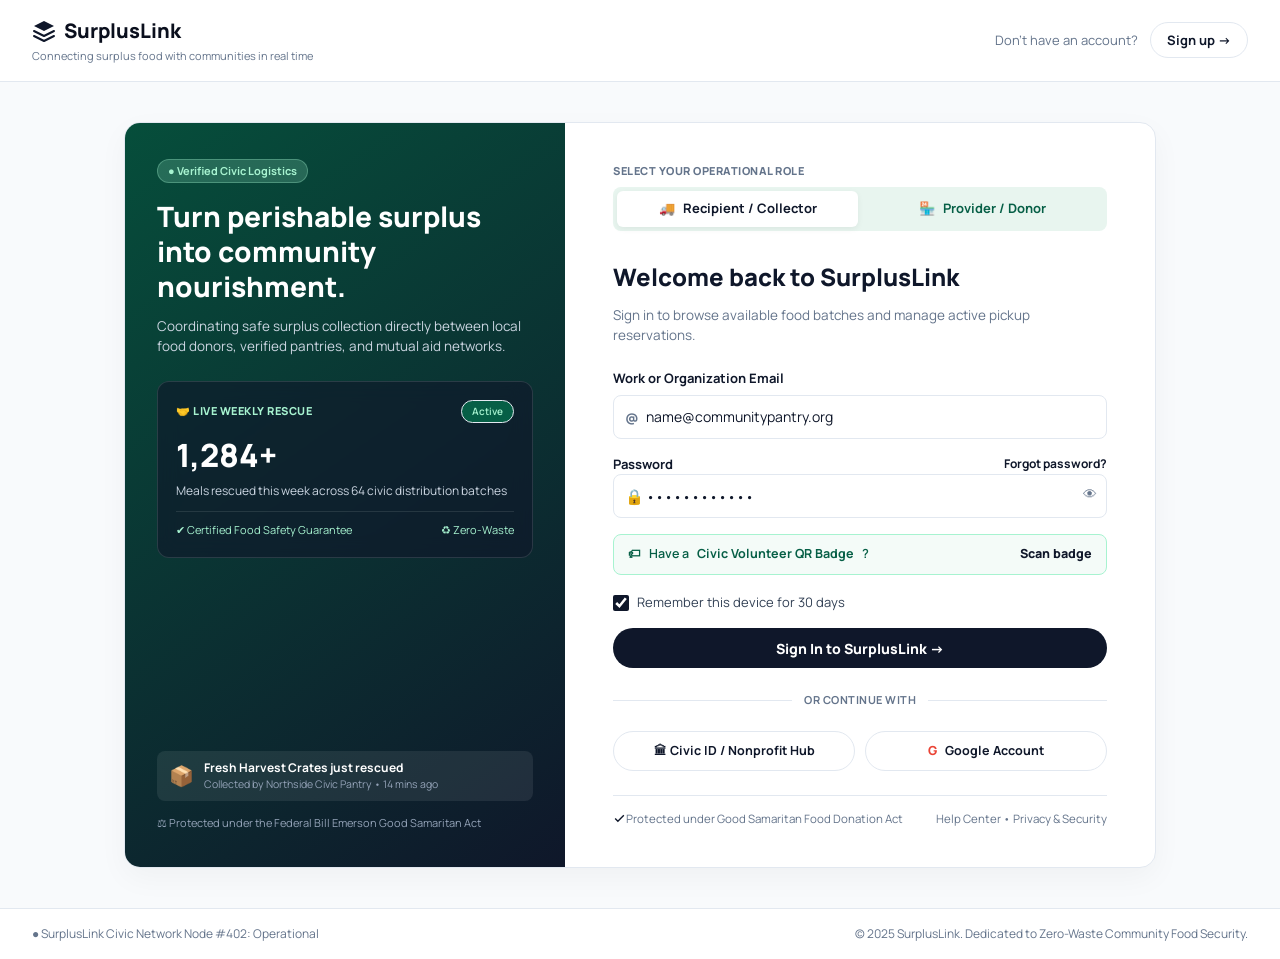
<file: signin.html>
<!DOCTYPE html>
<html lang="en">
<head>
  <meta charset="UTF-8">
  <meta name="viewport" content="width=device-width, initial-scale=1.0">
  <title>Sign In – SurplusLink</title>
  <meta name="description" content="Sign in to browse available surplus food batches and manage active pickup reservations.">
  <link rel="stylesheet" href="style.css">
  <style>
    .auth-page {
      min-height: 100vh;
      display: flex;
      flex-direction: column;
      background: #F8FAFC;
    }
    .auth-header {
      padding: 16px 32px;
      display: flex;
      justify-content: space-between;
      align-items: center;
      background: #FFFFFF;
      border-bottom: 1px solid var(--color-border);
    }
    .auth-container {
      max-width: 1080px;
      margin: 40px auto;
      padding: 0 24px;
      flex: 1;
      width: 100%;
    }
    .auth-card {
      background: #FFFFFF;
      border: 1px solid var(--color-border);
      border-radius: 16px;
      overflow: hidden;
      display: grid;
      grid-template-columns: 440px 1fr;
      box-shadow: 0 10px 30px rgba(0,0,0,0.04);
    }
    .auth-sidebar {
      background: linear-gradient(145deg, #064E3B 0%, #0F172A 100%);
      color: #FFFFFF;
      padding: 36px 32px;
      display: flex;
      flex-direction: column;
      justify-content: space-between;
      position: relative;
    }
    .auth-main {
      padding: 40px 48px;
    }
    .role-segmented {
      display: grid;
      grid-template-columns: 1fr 1fr;
      background: #E8F5EF;
      border-radius: 8px;
      padding: 4px;
      margin-bottom: 24px;
      gap: 4px;
    }
    .role-radio {
      display: none;
    }
    .role-btn {
      border: none;
      background: transparent;
      padding: 8px 12px;
      border-radius: 6px;
      font-size: 13px;
      font-weight: 700;
      color: #065F46;
      cursor: pointer;
      display: flex;
      align-items: center;
      justify-content: center;
      gap: 8px;
      text-decoration: none;
      transition: all 0.15s ease;
      user-select: none;
    }
    .role-radio:checked + .role-btn {
      background: #FFFFFF;
      color: #0F172A;
      box-shadow: 0 2px 6px rgba(0,0,0,0.06);
    }
    @media (max-width: 900px) {
      .auth-card {
        grid-template-columns: 1fr;
      }
      .auth-sidebar {
        display: none;
      }
      .auth-main {
        padding: 32px 24px;
      }
    }
  </style>
</head>
<body class="auth-page">

  <!-- Header -->
  <header class="auth-header">
    <div>
      <a href="index.html" style="text-decoration: none; display: flex; align-items: center; gap: 8px; font-weight: 800; font-size: 20px; color: var(--color-primary-dark);">
        <svg width="24" height="24" viewBox="0 0 24 24" fill="none">
          <path d="M12 2L2 7L12 12L22 7L12 2Z" fill="var(--color-primary)"/>
          <path d="M2 17L12 22L22 17" stroke="var(--color-primary)" stroke-width="2" stroke-linecap="round" stroke-linejoin="round"/>
          <path d="M2 12L12 17L22 12" stroke="var(--color-primary)" stroke-width="2" stroke-linecap="round" stroke-linejoin="round"/>
        </svg>
        SurplusLink
      </a>
      <div style="font-size: 11px; color: #64748B; margin-top: 2px;">Connecting surplus food with communities in real time</div>
    </div>
    
    <div style="display: flex; align-items: center; gap: 12px; font-size: 13px;">
      <span style="color: #64748B;">Don't have an account?</span>
      <a href="index.html" class="btn btn-outline btn-sm" style="border-color: var(--color-border); color: #0F172A; font-weight: 700; text-decoration: none;">
        Sign up →
      </a>
    </div>
  </header>

  <!-- Main Auth Card -->
  <main class="auth-container">
    <div class="auth-card">
      
      <!-- Left Hero Column -->
      <div class="auth-sidebar">
        <div>
          <span class="badge" style="background: rgba(167, 243, 208, 0.2); color: #A7F3D0; border: 1px solid rgba(167, 243, 208, 0.3); font-size: 11px; font-weight: 700; margin-bottom: 16px;">
            ● Verified Civic Logistics
          </span>
          <h2 style="margin: 0 0 12px 0; font-size: 28px; font-weight: 800; line-height: 1.25; color: #FFFFFF;">
            Turn perishable surplus into community nourishment.
          </h2>
          <p style="margin: 0 0 24px 0; font-size: 13.5px; line-height: 1.5; color: #CBD5E1;">
            Coordinating safe surplus collection directly between local food donors, verified pantries, and mutual aid networks.
          </p>

          <!-- Floating Live Weekly Rescue Card -->
          <div style="background: rgba(15, 23, 42, 0.6); border: 1px solid rgba(255, 255, 255, 0.12); border-radius: 12px; padding: 18px; backdrop-filter: blur(10px); margin-bottom: 24px;">
            <div class="flex justify-between items-center mb-2">
              <span class="flex items-center gap-1.5" style="font-size: 11px; font-weight: 800; letter-spacing: 0.5px; color: #A7F3D0; text-transform: uppercase;">
                🤝 LIVE WEEKLY RESCUE
              </span>
              <span class="badge" style="background: #065F46; color: #A7F3D0; font-size: 10px;">Active</span>
            </div>
            <div style="font-size: 32px; font-weight: 800; color: #FFFFFF; margin-bottom: 4px;">1,284+</div>
            <div style="font-size: 12px; color: #CBD5E1; margin-bottom: 12px; line-height: 1.4;">
              Meals rescued this week across 64 civic distribution batches
            </div>
            <div class="flex justify-between" style="font-size: 11px; color: #A7F3D0; border-top: 1px solid rgba(255,255,255,0.1); padding-top: 10px;">
              <span>✔ Certified Food Safety Guarantee</span>
              <span>♻ Zero-Waste</span>
            </div>
          </div>
        </div>

        <div>
          <!-- Live item feed pill -->
          <div style="background: rgba(255, 255, 255, 0.08); border-radius: 8px; padding: 8px 12px; display: flex; align-items: center; gap: 10px; margin-bottom: 14px;">
            <div style="font-size: 20px;">📦</div>
            <div>
              <div style="font-size: 12px; font-weight: 700; color: #FFFFFF;">Fresh Harvest Crates just rescued</div>
              <div style="font-size: 10.5px; color: #94A3B8;">Collected by Northside Civic Pantry • 14 mins ago</div>
            </div>
          </div>

          <div style="font-size: 11px; color: #94A3B8; display: flex; align-items: center; gap: 6px;">
            ⚖ Protected under the Federal Bill Emerson Good Samaritan Act
          </div>
        </div>
      </div>

      <!-- Right Form Column -->
      <div class="auth-main">
        
        <div style="font-size: 11px; font-weight: 800; letter-spacing: 0.5px; color: #64748B; text-transform: uppercase; margin-bottom: 8px;">
          SELECT YOUR OPERATIONAL ROLE
        </div>

        <div class="role-segmented">
          <input type="radio" name="signin_role" id="role-recipient" class="role-radio" checked>
          <label for="role-recipient" class="role-btn">
            <span>🚚</span> Recipient / Collector
          </label>
          <input type="radio" name="signin_role" id="role-provider" class="role-radio">
          <label for="role-provider" class="role-btn">
            <span>🏪</span> Provider / Donor
          </label>
        </div>

        <h1 style="margin: 0 0 6px 0; font-size: 24px; font-weight: 800; color: #0F172A;">Welcome back to SurplusLink</h1>
        <p class="text-muted" style="margin: 0 0 24px 0; font-size: 13.5px;">
          Sign in to browse available food batches and manage active pickup reservations.
        </p>

        <form action="explore.html" method="get">
          <div class="form-group mb-3">
            <label class="form-label" style="font-size: 13px;">Work or Organization Email</label>
            <div style="position: relative;">
              <span style="position: absolute; left: 12px; top: 12px; color: #64748B; font-weight: 700;">@</span>
              <input type="email" class="form-input" value="name@communitypantry.org" style="padding-left: 32px;" required>
            </div>
          </div>

          <div class="form-group mb-3">
            <div class="flex justify-between items-center mb-1">
              <label class="form-label" style="font-size: 13px; margin: 0;">Password</label>
              <a href="#" style="font-size: 12px; color: var(--color-primary); font-weight: 700; text-decoration: none;">Forgot password?</a>
            </div>
            <div style="position: relative;">
              <span style="position: absolute; left: 12px; top: 12px; color: #64748B;">🔒</span>
              <input type="password" class="form-input" value="••••••••••••" style="padding-left: 32px; padding-right: 36px;" required>
              <button type="button" style="position: absolute; right: 10px; top: 10px; background: none; border: none; cursor: pointer; color: #64748B; font-size: 14px;">👁</button>
            </div>
          </div>

          <!-- QR badge alternative -->
          <div style="background: #F4FBF8; border: 1px solid #A7F3D0; border-radius: 8px; padding: 10px 14px; display: flex; justify-content: space-between; align-items: center; margin-bottom: 18px; font-size: 12.5px;">
            <div class="flex items-center gap-2" style="color: #065F46; font-weight: 600;">
              <span>🏷</span> Have a <strong>Civic Volunteer QR Badge</strong>?
            </div>
            <a href="#" style="color: var(--color-primary); font-weight: 800; text-decoration: none;">Scan badge</a>
          </div>

          <div class="flex items-center gap-2 mb-4">
            <input type="checkbox" id="remember" checked style="accent-color: var(--color-primary); width: 16px; height: 16px;">
            <label for="remember" style="font-size: 13px; color: #334155; cursor: pointer;">Remember this device for 30 days</label>
          </div>

          <button type="submit" class="btn btn-secondary" style="width: 100%; background: #0F172A; color: #FFF; font-weight: 800; padding: 12px; font-size: 14px; justify-content: center; margin-bottom: 20px;">
            Sign In to SurplusLink →
          </button>
        </form>

        <div style="position: relative; text-align: center; margin-bottom: 20px;">
          <div style="position: absolute; top: 50%; left: 0; right: 0; height: 1px; background: var(--color-border);"></div>
          <span style="position: relative; background: #FFFFFF; padding: 0 12px; font-size: 11px; font-weight: 700; color: #64748B; letter-spacing: 0.5px; text-transform: uppercase;">
            OR CONTINUE WITH
          </span>
        </div>

        <!-- 2 SSO Buttons -->
        <div style="display: grid; grid-template-columns: 1fr 1fr; gap: 10px; margin-bottom: 24px;">
          <button type="button" class="btn btn-outline" style="border-color: var(--color-border); font-size: 12.5px; font-weight: 700; color: #0F172A; justify-content: center;">
            🏛 Civic ID / Nonprofit Hub
          </button>
          <button type="button" class="btn btn-outline" style="border-color: var(--color-border); font-size: 12.5px; font-weight: 700; color: #0F172A; justify-content: center;">
            <span style="color: #EA4335; font-weight: 900;">G</span> Google Account
          </button>
        </div>

        <div class="flex justify-between items-center text-muted" style="font-size: 11.5px; border-top: 1px solid var(--color-border); padding-top: 14px;">
          <div class="flex items-center gap-1.5">
            <svg width="13" height="13" viewBox="0 0 24 24" fill="none" stroke="var(--color-primary)" stroke-width="2.5"><polyline points="20 6 9 17 4 12"></polyline></svg>
            Protected under Good Samaritan Food Donation Act
          </div>
          <div>
            <a href="#" style="color: #64748B; text-decoration: none;">Help Center</a> • <a href="#" style="color: #64748B; text-decoration: none;">Privacy & Security</a>
          </div>
        </div>

      </div>
    </div>
  </main>

  <!-- Footer -->
  <footer style="padding: 16px 32px; background: #FFFFFF; border-top: 1px solid var(--color-border); display: flex; justify-content: space-between; align-items: center; font-size: 12px; color: #64748B; flex-wrap: wrap; gap: 12px;">
    <div>● SurplusLink Civic Network Node #402: Operational</div>
    <div>© 2025 SurplusLink. Dedicated to Zero-Waste Community Food Security.</div>
  </footer>

</body>
</html>
</file>
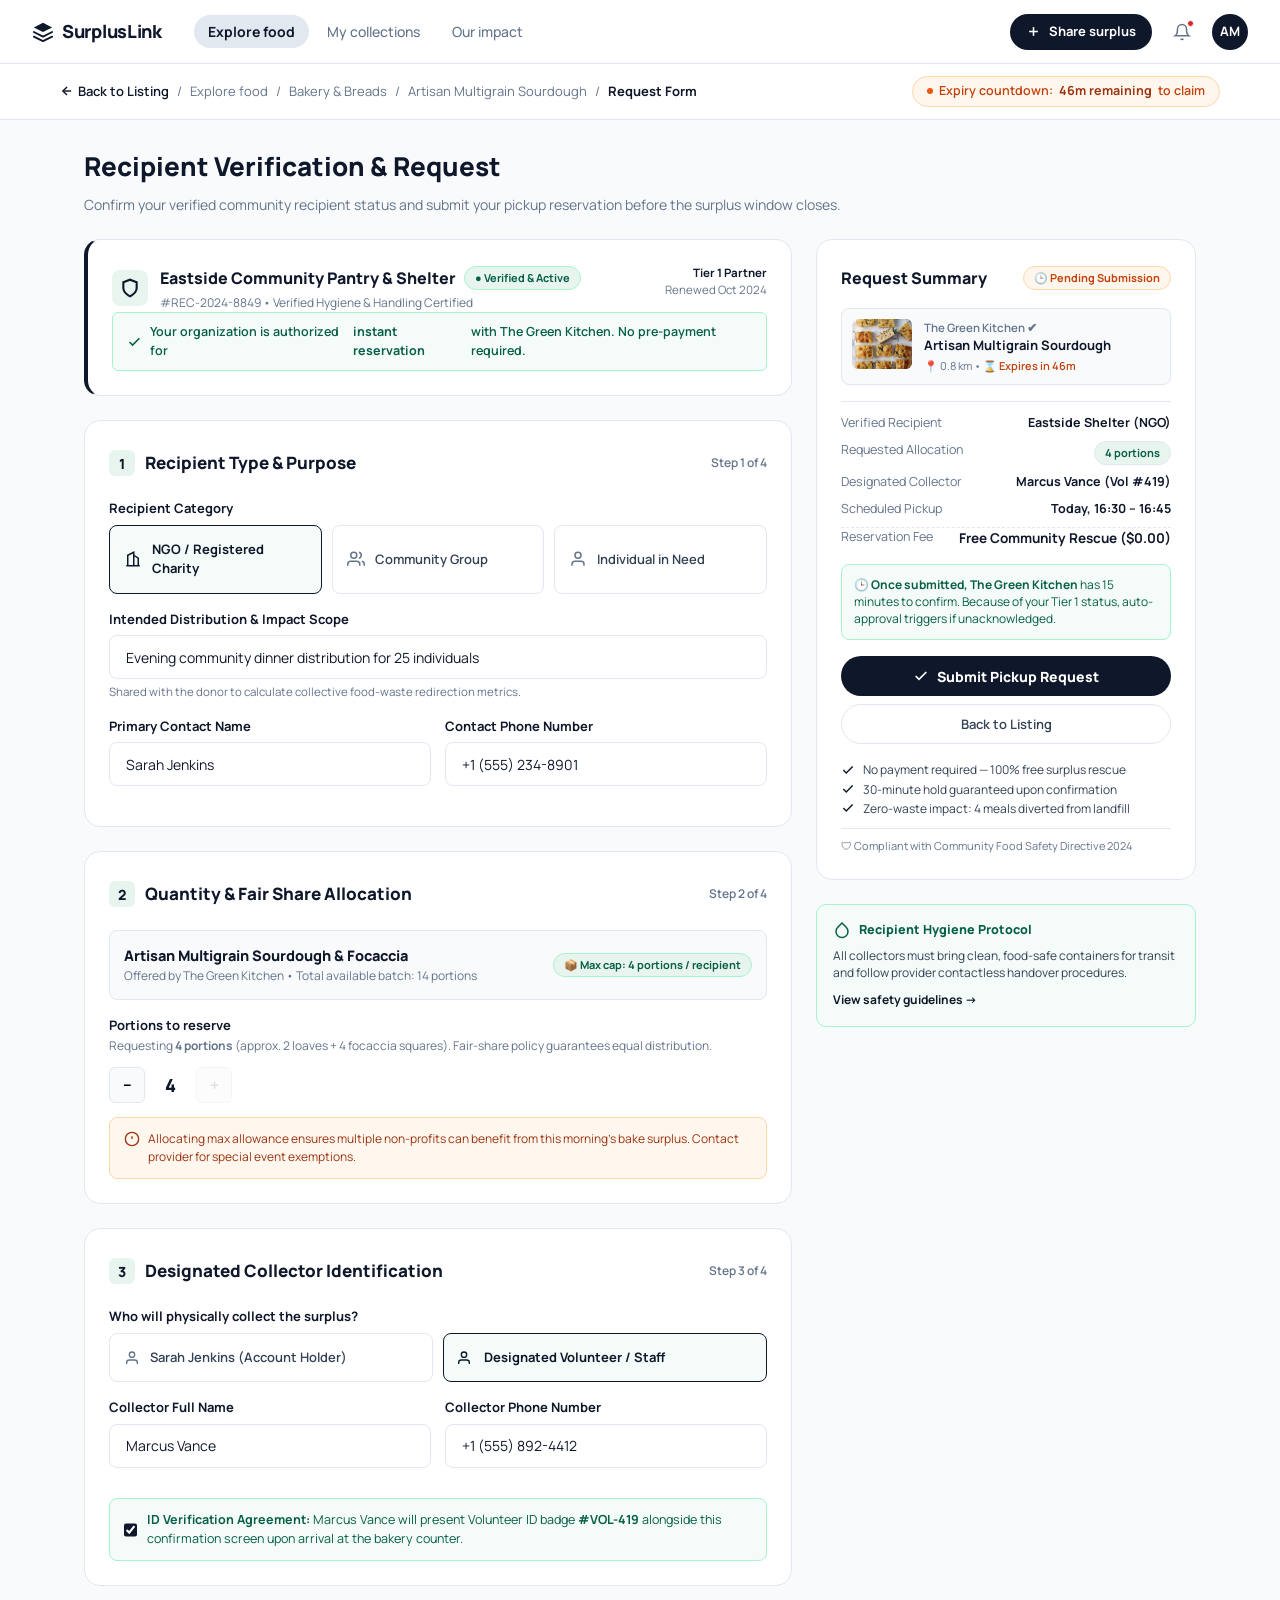
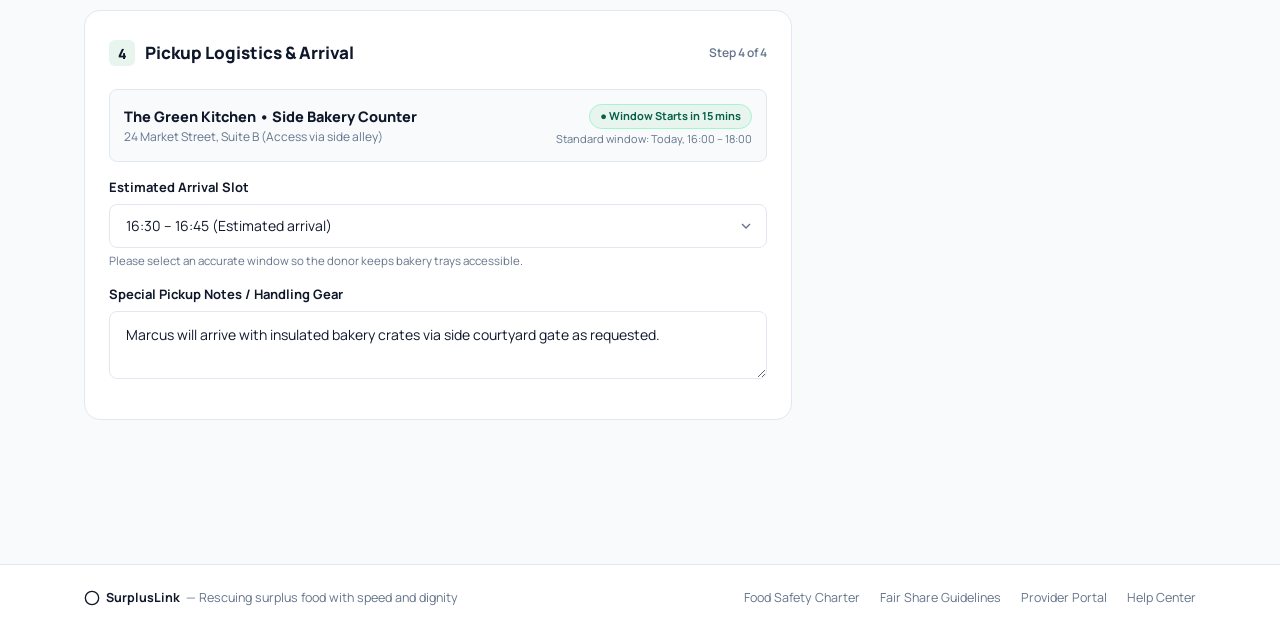
<file: verification.html>
<!DOCTYPE html>
<html lang="en">
<head>
  <meta charset="UTF-8">
  <meta name="viewport" content="width=device-width, initial-scale=1.0">
  <title>Recipient Verification & Request – SurplusLink</title>
  <meta name="description" content="Confirm your verified community recipient status and submit your pickup reservation.">
  <link rel="stylesheet" href="style.css">
  <style>
    .v-layout {
      display: grid;
      grid-template-columns: 1fr 380px;
      gap: 24px;
      align-items: start;
    }
    .v-card {
      background: var(--color-surface);
      border: 1px solid var(--color-border);
      border-radius: var(--radius-lg);
      padding: 24px;
      margin-bottom: 24px;
    }
    .step-header {
      display: flex;
      justify-content: space-between;
      align-items: center;
      margin-bottom: 18px;
    }
    .step-title-wrap {
      display: flex;
      align-items: center;
      gap: 10px;
    }
    .step-badge-num {
      width: 26px;
      height: 26px;
      border-radius: 6px;
      background: #E8F5EF;
      color: var(--color-primary);
      font-weight: 800;
      font-size: 14px;
      display: inline-flex;
      align-items: center;
      justify-content: center;
    }
    .v-option-radio {
      display: none;
    }
    .option-card {
      border: 1.5px solid var(--color-border);
      border-radius: 8px;
      padding: 14px;
      cursor: pointer;
      display: flex;
      align-items: center;
      gap: 10px;
      flex: 1;
      transition: all 0.15s ease;
      background: #FFFFFF;
      user-select: none;
    }
    .v-option-radio:checked + .option-card,
    .option-card.active {
      border-color: var(--color-primary);
      background: #F4FBF8;
    }
    .stepper-btn {
      width: 36px;
      height: 36px;
      border: 1px solid var(--color-border);
      background: #F8FAFC;
      border-radius: 6px;
      font-size: 16px;
      font-weight: 700;
      cursor: pointer;
      display: inline-flex;
      align-items: center;
      justify-content: center;
    }
    @media (max-width: 960px) {
      .v-layout {
        grid-template-columns: 1fr;
      }
    }
    @media (max-width: 480px) {
      /* Collapse all inline 2-col form grids to 1-col on small phones */
      [style*="grid-template-columns: 1fr 1fr"] {
        grid-template-columns: 1fr !important;
      }
      .v-card {
        padding: 16px;
      }
    }
  </style>
</head>
<body style="background-color: var(--color-background);">

  <!-- Navbar -->
  <nav class="navbar">
    <a href="explore.html" class="nav-logo">
      <svg width="22" height="22" viewBox="0 0 24 24" fill="none">
        <path d="M12 2L2 7L12 12L22 7L12 2Z" fill="var(--color-primary)"/>
        <path d="M2 17L12 22L22 17" stroke="var(--color-primary)" stroke-width="2" stroke-linecap="round" stroke-linejoin="round"/>
        <path d="M2 12L12 17L22 12" stroke="var(--color-primary)" stroke-width="2" stroke-linecap="round" stroke-linejoin="round"/>
      </svg>
      SurplusLink
    </a>
    <div class="nav-links">
      <a href="explore.html" class="active">Explore food</a>
      <a href="reservation.html">My collections</a>
      <a href="analytics.html">Our impact</a>
    </div>
    <div class="nav-actions">
      <a href="create-listing.html" class="btn btn-primary btn-sm">
        <svg width="15" height="15" viewBox="0 0 24 24" fill="none" stroke="currentColor" stroke-width="2.5"><line x1="12" y1="5" x2="12" y2="19"></line><line x1="5" y1="12" x2="19" y2="12"></line></svg>
        Share surplus
      </a>
      <a href="notifications.html" class="nav-icon-btn" title="Notifications">
        <svg width="18" height="18" viewBox="0 0 24 24" fill="none" stroke="currentColor" stroke-width="2"><path d="M18 8A6 6 0 0 0 6 8c0 7-3 9-3 9h18s-3-2-3-9"></path><path d="M13.73 21a2 2 0 0 1-3.46 0"></path></svg>
        <span class="unread-dot"></span>
      </a>
      <a href="profile.html" class="nav-avatar" title="View Profile">AM</a>
    </div>
  </nav>

  <!-- Sub-nav Breadcrumbs & Countdown -->
  <div style="background: #FFFFFF; border-bottom: 1px solid var(--color-border); padding: 12px 24px;">
    <div class="container" style="padding: 0; display: flex; justify-content: space-between; align-items: center; flex-wrap: wrap; gap: 12px;">
      <div style="display: flex; align-items: center; gap: 8px; font-size: 13px; flex-wrap: wrap;">
        <a href="listing-details.html" style="color: var(--color-primary); font-weight: 600; text-decoration: none; display: flex; align-items: center; gap: 4px;">
          <svg width="14" height="14" viewBox="0 0 24 24" fill="none" stroke="currentColor" stroke-width="2.5"><line x1="19" y1="12" x2="5" y2="12"></line><polyline points="12 19 5 12 12 5"></polyline></svg>
          Back to Listing
        </a>
        <span style="color: var(--color-muted);">/</span>
        <a href="explore.html" style="color: var(--color-muted); text-decoration: none;">Explore food</a>
        <span style="color: var(--color-muted);">/</span>
        <span style="color: var(--color-muted);">Bakery & Breads</span>
        <span style="color: var(--color-muted);">/</span>
        <span style="color: var(--color-muted);">Artisan Multigrain Sourdough</span>
        <span style="color: var(--color-muted);">/</span>
        <span style="font-weight: 700; color: #0F172A;">Request Form</span>
      </div>

      <div style="background: #FFF7ED; color: #C2410C; padding: 5px 14px; border-radius: 20px; border: 1px solid #FED7AA; font-size: 12.5px; font-weight: 600; display: inline-flex; align-items: center; gap: 6px;">
        <span style="display: inline-block; width: 6px; height: 6px; border-radius: 50%; background: #EA580C;"></span>
        Expiry countdown: <strong style="color: #9A3412;">46m remaining</strong> to claim
      </div>
    </div>
  </div>

  <main class="container" style="padding-top: 24px; padding-bottom: 80px;">

    <!-- Page Header -->
    <div style="margin-bottom: 24px;">
      <h1 style="margin: 0 0 6px 0; font-size: 26px; font-weight: 800; color: #0F172A;">Recipient Verification & Request</h1>
      <p class="text-muted" style="margin: 0; font-size: 14px;">
        Confirm your verified community recipient status and submit your pickup reservation before the surplus window closes.
      </p>
    </div>

    <div class="v-layout">
      
      <!-- Left Form Steps -->
      <div class="left-col">
        
        <!-- Organization Status Card -->
        <div class="v-card" style="border-left: 4px solid var(--color-primary);">
          <div class="flex justify-between items-start mb-3" style="flex-wrap: wrap; gap: 12px;">
            <div class="flex items-center gap-3">
              <div style="width: 36px; height: 36px; border-radius: 8px; background: #E8F5EF; color: var(--color-primary); display: flex; align-items: center; justify-content: center; font-size: 18px;">
                <svg width="20" height="20" viewBox="0 0 24 24" fill="none" stroke="currentColor" stroke-width="2.5"><path d="M12 22s8-4 8-10V5l-8-3-8 3v7c0 6 8 10 8 10z"></path></svg>
              </div>
              <div>
                <div class="flex items-center gap-2">
                  <h3 style="margin: 0; font-size: 16px; font-weight: 800; color: #0F172A;">Eastside Community Pantry & Shelter</h3>
                  <span class="badge" style="background: #E8F5EF; color: #065F46; border: 1px solid #A7F3D0; font-weight: 700; font-size: 11px;">● Verified & Active</span>
                </div>
                <div class="text-muted" style="font-size: 12px; margin-top: 2px;">
                  #REC-2024-8849 • Verified Hygiene & Handling Certified
                </div>
              </div>
            </div>
            <div style="text-align: right; font-size: 11.5px; color: #64748B;">
              <div style="font-weight: 700; color: #0F172A;">Tier 1 Partner</div>
              <div>Renewed Oct 2024</div>
            </div>
          </div>

          <div style="background: #F4FBF8; border: 1px solid #A7F3D0; border-radius: 6px; padding: 10px 14px; display: flex; align-items: center; gap: 8px; font-size: 12.5px; color: #065F46; font-weight: 600;">
            <svg width="16" height="16" viewBox="0 0 24 24" fill="none" stroke="currentColor" stroke-width="2.5"><polyline points="20 6 9 17 4 12"></polyline></svg>
            Your organization is authorized for <strong>instant reservation</strong> with The Green Kitchen. No pre-payment required.
          </div>
        </div>

        <!-- Step 1: Recipient Type & Purpose -->
        <div class="v-card">
          <div class="step-header">
            <div class="step-title-wrap">
              <span class="step-badge-num">1</span>
              <h2 style="margin: 0; font-size: 17px; font-weight: 800; color: #0F172A;">Recipient Type & Purpose</h2>
            </div>
            <span style="font-size: 12px; font-weight: 600; color: #64748B;">Step 1 of 4</span>
          </div>

          <div class="form-group mb-4">
            <label class="form-label" style="font-size: 13px;">Recipient Category</label>
            <div style="display: grid; grid-template-columns: repeat(auto-fit, minmax(160px, 1fr)); gap: 10px;">
              <input type="radio" name="v_category" id="cat-ngo" class="v-option-radio" checked>
              <label for="cat-ngo" class="option-card">
                <svg width="18" height="18" viewBox="0 0 24 24" fill="none" stroke="var(--color-primary)" stroke-width="2"><path d="M3 21h18"></path><path d="M5 21V7l8-4v18"></path><path d="M19 21V11l-6-4"></path></svg>
                <div style="flex: 1; font-size: 13px; font-weight: 700; color: #0F172A;">NGO / Registered Charity</div>
              </label>

              <input type="radio" name="v_category" id="cat-comm" class="v-option-radio">
              <label for="cat-comm" class="option-card">
                <svg width="18" height="18" viewBox="0 0 24 24" fill="none" stroke="#64748B" stroke-width="2"><path d="M17 21v-2a4 4 0 0 0-4-4H5a4 4 0 0 0-4 4v2"></path><circle cx="9" cy="7" r="4"></circle><path d="M23 21v-2a4 4 0 0 0-3-3.87"></path><path d="M16 3.13a4 4 0 0 1 0 7.75"></path></svg>
                <div style="flex: 1; font-size: 13px; font-weight: 600; color: #334155;">Community Group</div>
              </label>

              <input type="radio" name="v_category" id="cat-indiv" class="v-option-radio">
              <label for="cat-indiv" class="option-card">
                <svg width="18" height="18" viewBox="0 0 24 24" fill="none" stroke="#64748B" stroke-width="2"><path d="M20 21v-2a4 4 0 0 0-4-4H8a4 4 0 0 0-4 4v2"></path><circle cx="12" cy="7" r="4"></circle></svg>
                <div style="flex: 1; font-size: 13px; font-weight: 600; color: #334155;">Individual in Need</div>
              </label>
            </div>
          </div>

          <div class="form-group mb-4">
            <label class="form-label" style="font-size: 13px;">Intended Distribution & Impact Scope</label>
            <input type="text" class="form-input" value="Evening community dinner distribution for 25 individuals">
            <div style="font-size: 11.5px; color: #64748B; margin-top: 4px;">Shared with the donor to calculate collective food-waste redirection metrics.</div>
          </div>

          <div style="display: grid; grid-template-columns: 1fr 1fr; gap: 14px;">
            <div class="form-group">
              <label class="form-label" style="font-size: 13px;">Primary Contact Name</label>
              <input type="text" class="form-input" value="Sarah Jenkins">
            </div>
            <div class="form-group">
              <label class="form-label" style="font-size: 13px;">Contact Phone Number</label>
              <input type="text" class="form-input" value="+1 (555) 234-8901">
            </div>
          </div>
        </div>

        <!-- Step 2: Quantity & Fair Share Allocation -->
        <div class="v-card">
          <div class="step-header">
            <div class="step-title-wrap">
              <span class="step-badge-num">2</span>
              <h2 style="margin: 0; font-size: 17px; font-weight: 800; color: #0F172A;">Quantity & Fair Share Allocation</h2>
            </div>
            <span style="font-size: 12px; font-weight: 600; color: #64748B;">Step 2 of 4</span>
          </div>

          <div style="background: #F8FAFC; border: 1px solid var(--color-border); border-radius: 8px; padding: 14px; margin-bottom: 16px; display: flex; justify-content: space-between; align-items: center; flex-wrap: wrap; gap: 10px;">
            <div>
              <div style="font-size: 14.5px; font-weight: 800; color: #0F172A;">Artisan Multigrain Sourdough & Focaccia</div>
              <div class="text-muted" style="font-size: 12px;">Offered by The Green Kitchen • Total available batch: 14 portions</div>
            </div>
            <span class="badge" style="background: #E8F5EF; color: #065F46; border: 1px solid #A7F3D0; font-weight: 700; font-size: 11px;">
              📦 Max cap: 4 portions / recipient
            </span>
          </div>

          <div style="display: flex; justify-content: space-between; align-items: center; margin-bottom: 14px; flex-wrap: wrap; gap: 12px;">
            <div>
              <label class="form-label" style="font-size: 13px; margin: 0 0 2px 0;">Portions to reserve</label>
              <div class="text-muted" style="font-size: 12px;">Requesting <strong id="v-qty-desc">4 portions</strong> (approx. 2 loaves + 4 focaccia squares). Fair-share policy guarantees equal distribution.</div>
            </div>
            <div style="display: inline-flex; align-items: center; gap: 8px;">
              <button type="button" class="stepper-btn" id="v-qty-dec" aria-label="Decrease quantity">−</button>
              <span id="v-qty-value" style="font-size: 18px; font-weight: 800; padding: 0 12px; color: #0F172A;">4</span>
              <button type="button" class="stepper-btn" id="v-qty-inc" aria-label="Increase quantity">+</button>
            </div>
          </div>

          <div style="background: #FFF7ED; border: 1px solid #FED7AA; border-radius: 8px; padding: 12px 14px; font-size: 12px; color: #9A3412; display: flex; gap: 8px;">
            <svg width="16" height="16" viewBox="0 0 24 24" fill="none" stroke="currentColor" stroke-width="2" style="flex-shrink: 0; margin-top: 1px;"><circle cx="12" cy="12" r="10"></circle><line x1="12" y1="8" x2="12" y2="12"></line><line x1="12" y1="16" x2="12.01" y2="16"></line></svg>
            <div>Allocating max allowance ensures multiple non-profits can benefit from this morning's bake surplus. Contact provider for special event exemptions.</div>
          </div>
        </div>

        <!-- Step 3: Designated Collector Identification -->
        <div class="v-card">
          <div class="step-header">
            <div class="step-title-wrap">
              <span class="step-badge-num">3</span>
              <h2 style="margin: 0; font-size: 17px; font-weight: 800; color: #0F172A;">Designated Collector Identification</h2>
            </div>
            <span style="font-size: 12px; font-weight: 600; color: #64748B;">Step 3 of 4</span>
          </div>

          <div class="form-group mb-4">
            <label class="form-label" style="font-size: 13px;">Who will physically collect the surplus?</label>
            <div style="display: grid; grid-template-columns: 1fr 1fr; gap: 10px;">
              <input type="radio" name="v_collector" id="col-sarah" class="v-option-radio">
              <label for="col-sarah" class="option-card">
                <svg width="16" height="16" viewBox="0 0 24 24" fill="none" stroke="#64748B" stroke-width="2"><path d="M20 21v-2a4 4 0 0 0-4-4H8a4 4 0 0 0-4 4v2"></path><circle cx="12" cy="7" r="4"></circle></svg>
                <div style="flex: 1; font-size: 13px; font-weight: 600; color: #334155;">Sarah Jenkins (Account Holder)</div>
              </label>

              <input type="radio" name="v_collector" id="col-marcus" class="v-option-radio" checked>
              <label for="col-marcus" class="option-card">
                <svg width="16" height="16" viewBox="0 0 24 24" fill="none" stroke="var(--color-primary)" stroke-width="2"><path d="M17 21v-2a4 4 0 0 0-4-4H5a4 4 0 0 0-4 4v2"></path><circle cx="9" cy="7" r="4"></circle></svg>
                <div style="flex: 1; font-size: 13px; font-weight: 700; color: #0F172A;">Designated Volunteer / Staff</div>
              </label>
            </div>
          </div>

          <div style="display: grid; grid-template-columns: 1fr 1fr; gap: 14px; margin-bottom: 14px;">
            <div class="form-group">
              <label class="form-label" style="font-size: 13px;">Collector Full Name</label>
              <input type="text" class="form-input" value="Marcus Vance">
            </div>
            <div class="form-group">
              <label class="form-label" style="font-size: 13px;">Collector Phone Number</label>
              <input type="text" class="form-input" value="+1 (555) 892-4412">
            </div>
          </div>

          <div style="background: #F4FBF8; border: 1px solid #A7F3D0; border-radius: 8px; padding: 12px 14px; display: flex; align-items: center; gap: 10px; font-size: 12.5px; color: #065F46;">
            <input type="checkbox" checked style="accent-color: var(--color-primary); width: 16px; height: 16px;">
            <div>
              <strong>ID Verification Agreement:</strong> Marcus Vance will present Volunteer ID badge <strong>#VOL-419</strong> alongside this confirmation screen upon arrival at the bakery counter.
            </div>
          </div>
        </div>

        <!-- Step 4: Pickup Logistics & Arrival -->
        <div class="v-card">
          <div class="step-header">
            <div class="step-title-wrap">
              <span class="step-badge-num">4</span>
              <h2 style="margin: 0; font-size: 17px; font-weight: 800; color: #0F172A;">Pickup Logistics & Arrival</h2>
            </div>
            <span style="font-size: 12px; font-weight: 600; color: #64748B;">Step 4 of 4</span>
          </div>

          <div style="background: #F8FAFC; border: 1px solid var(--color-border); border-radius: 8px; padding: 14px; margin-bottom: 16px; display: flex; justify-content: space-between; align-items: center; flex-wrap: wrap; gap: 10px;">
            <div>
              <div style="font-size: 14.5px; font-weight: 800; color: #0F172A;">The Green Kitchen • Side Bakery Counter</div>
              <div class="text-muted" style="font-size: 12px;">24 Market Street, Suite B (Access via side alley)</div>
            </div>
            <div style="text-align: right;">
              <span class="badge" style="background: #E8F5EF; color: #065F46; border: 1px solid #A7F3D0; font-weight: 700; font-size: 11px;">● Window Starts in 15 mins</span>
              <div style="font-size: 11px; color: #64748B; margin-top: 2px;">Standard window: Today, 16:00 – 18:00</div>
            </div>
          </div>

          <div class="form-group mb-4">
            <label class="form-label" style="font-size: 13px;">Estimated Arrival Slot</label>
            <select class="form-input">
              <option selected>16:30 – 16:45 (Estimated arrival)</option>
              <option>16:00 – 16:15</option>
              <option>16:15 – 16:30</option>
              <option>16:45 – 17:00</option>
              <option>17:00 – 17:30</option>
            </select>
            <div style="font-size: 11.5px; color: #64748B; margin-top: 4px;">Please select an accurate window so the donor keeps bakery trays accessible.</div>
          </div>

          <div class="form-group">
            <label class="form-label" style="font-size: 13px;">Special Pickup Notes / Handling Gear</label>
            <textarea class="form-input" rows="2">Marcus will arrive with insulated bakery crates via side courtyard gate as requested.</textarea>
          </div>
        </div>

      </div>

      <!-- Right Column: Request Summary -->
      <div class="right-col">
        
        <!-- Summary Card -->
        <div class="v-card">
          <div class="flex justify-between items-center mb-4">
            <h3 style="margin: 0; font-size: 16px; font-weight: 800; color: #0F172A;">Request Summary</h3>
            <span class="badge" style="background: #FFF7ED; color: #C2410C; border: 1px solid #FED7AA; font-size: 11px; font-weight: 700;">🕒 Pending Submission</span>
          </div>

          <!-- Listing Mini Preview -->
          <div style="display: flex; gap: 12px; background: #F8FAFC; border: 1px solid var(--color-border); border-radius: 8px; padding: 10px; margin-bottom: 16px;">
            <img src="assets/images/food_sourdough.jpg" alt="Bread" style="width: 60px; height: 50px; object-fit: cover; border-radius: 6px;">
            <div>
              <div style="font-size: 11.5px; color: #64748B; font-weight: 600;">The Green Kitchen ✔</div>
              <div style="font-weight: 700; font-size: 13px; color: #0F172A; margin-bottom: 2px;">Artisan Multigrain Sourdough</div>
              <div class="text-muted" style="font-size: 11px;">📍 0.8 km • <span style="color: #C2410C; font-weight: 600;">⌛ Expires in 46m</span></div>
            </div>
          </div>

          <!-- Specs List -->
          <div style="border-top: 1px solid var(--color-border); padding-top: 12px; margin-bottom: 16px; font-size: 12.5px;">
            <div class="flex justify-between mb-2">
              <span class="text-muted">Verified Recipient</span>
              <strong style="color: #0F172A;">Eastside Shelter (NGO)</strong>
            </div>
            <div class="flex justify-between mb-2">
              <span class="text-muted">Requested Allocation</span>
              <span class="badge" style="background: #E8F5EF; color: #065F46; font-size: 11px; font-weight: 700;">4 portions</span>
            </div>
            <div class="flex justify-between mb-2">
              <span class="text-muted">Designated Collector</span>
              <strong style="color: #0F172A;">Marcus Vance (Vol #419)</strong>
            </div>
            <div class="flex justify-between mb-2">
              <span class="text-muted">Scheduled Pickup</span>
              <strong style="color: #0F172A;">Today, 16:30 – 16:45</strong>
            </div>
            <div class="flex justify-between pt-2" style="border-top: 1px dashed var(--color-border);">
              <span class="text-muted">Reservation Fee</span>
              <strong style="color: var(--color-primary); font-size: 13.5px;">Free Community Rescue ($0.00)</strong>
            </div>
          </div>

          <!-- Auto approval note -->
          <div style="background: #F4FBF8; border: 1px solid #A7F3D0; border-radius: 8px; padding: 12px; font-size: 12px; color: #065F46; margin-bottom: 16px; line-height: 1.4;">
            🕒 <strong>Once submitted, The Green Kitchen</strong> has 15 minutes to confirm. Because of your Tier 1 status, auto-approval triggers if unacknowledged.
          </div>

          <!-- CTA Buttons -->
          <a href="reservation.html" class="btn btn-secondary" style="width: 100%; background: #0F172A; color: #FFF; font-weight: 800; padding: 12px; text-decoration: none; justify-content: center; margin-bottom: 8px; font-size: 14px;">
            <svg width="16" height="16" viewBox="0 0 24 24" fill="none" stroke="currentColor" stroke-width="2.5"><polyline points="20 6 9 17 4 12"></polyline></svg>
            Submit Pickup Request
          </a>
          <a href="listing-details.html" class="btn btn-outline" style="width: 100%; border-color: var(--color-border); color: #334155; font-weight: 600; text-decoration: none; justify-content: center; font-size: 13px; margin-bottom: 16px;">
            Back to Listing
          </a>

          <!-- Checklist -->
          <div style="font-size: 12px; color: #334155; line-height: 1.6;">
            <div class="flex items-center gap-2 mb-1">
              <svg width="14" height="14" viewBox="0 0 24 24" fill="none" stroke="var(--color-primary)" stroke-width="2.5"><polyline points="20 6 9 17 4 12"></polyline></svg>
              No payment required — 100% free surplus rescue
            </div>
            <div class="flex items-center gap-2 mb-1">
              <svg width="14" height="14" viewBox="0 0 24 24" fill="none" stroke="var(--color-primary)" stroke-width="2.5"><polyline points="20 6 9 17 4 12"></polyline></svg>
              30-minute hold guaranteed upon confirmation
            </div>
            <div class="flex items-center gap-2 mb-2">
              <svg width="14" height="14" viewBox="0 0 24 24" fill="none" stroke="var(--color-primary)" stroke-width="2.5"><polyline points="20 6 9 17 4 12"></polyline></svg>
              Zero-waste impact: 4 meals diverted from landfill
            </div>
            <div class="text-muted text-center" style="font-size: 11px; margin-top: 10px; border-top: 1px solid var(--color-border); padding-top: 8px;">
              🛡 Compliant with Community Food Safety Directive 2024
            </div>
          </div>
        </div>

        <!-- Hygiene Protocol -->
        <div style="background: #F4FBF8; border: 1px solid #A7F3D0; border-radius: 10px; padding: 16px; font-size: 12.5px; color: #0F172A; line-height: 1.45;">
          <div class="flex items-center gap-2 mb-2" style="font-weight: 800; color: #065F46;">
            <svg width="18" height="18" viewBox="0 0 24 24" fill="none" stroke="currentColor" stroke-width="2"><path d="M12 2.69l5.66 5.66a8 8 0 1 1-11.31 0z"></path></svg>
            Recipient Hygiene Protocol
          </div>
          <p style="margin: 0 0 10px 0; color: #334155; font-size: 12px;">
            All collectors must bring clean, food-safe containers for transit and follow provider contactless handover procedures.
          </p>
          <a href="#" style="color: var(--color-primary); font-weight: 700; text-decoration: none; font-size: 12px; display: inline-flex; align-items: center; gap: 4px;">
            View safety guidelines →
          </a>
        </div>

      </div>
    </div>
  </main>

  <!-- Footer -->
  <footer style="background: #FFFFFF; border-top: 1px solid var(--color-border); padding: 24px 0; margin-top: 40px;">
    <div class="container" style="display: flex; justify-content: space-between; align-items: center; flex-wrap: wrap; gap: 16px; font-size: 12.5px; color: var(--color-muted);">
      <div style="display: flex; align-items: center; gap: 6px;">
        <svg width="16" height="16" viewBox="0 0 24 24" fill="none"><circle cx="12" cy="12" r="10" stroke="var(--color-primary)" stroke-width="2"/></svg>
        <strong style="color: #0F172A;">SurplusLink</strong> — Rescuing surplus food with speed and dignity
      </div>
      <div style="display: flex; gap: 20px;">
        <a href="#" style="color: var(--color-muted); text-decoration: none;">Food Safety Charter</a>
        <a href="#" style="color: var(--color-muted); text-decoration: none;">Fair Share Guidelines</a>
        <a href="#" style="color: var(--color-muted); text-decoration: none;">Provider Portal</a>
        <a href="#" style="color: var(--color-muted); text-decoration: none;">Help Center</a>
      </div>
    </div>
  </footer>

  <!-- Mobile Bottom Nav -->
  <div class="mobile-nav">
    <a href="explore.html" class="mobile-nav-item active">
      <svg width="22" height="22" viewBox="0 0 24 24" fill="none" stroke="currentColor" stroke-width="2"><circle cx="12" cy="12" r="10"></circle><polygon points="16.24 7.76 14.12 14.12 7.76 16.24 9.88 9.88 16.24 7.76"></polygon></svg>
      <span>Explore</span>
    </a>
    <a href="reservation.html" class="mobile-nav-item">
      <svg width="22" height="22" viewBox="0 0 24 24" fill="none" stroke="currentColor" stroke-width="2"><path d="M21 16V8a2 2 0 0 0-1-1.73l-7-4a2 2 0 0 0-2 0l-7 4A2 2 0 0 0 3 8v8a2 2 0 0 0 1 1.73l7 4a2 2 0 0 0 2 0l7-4A2 2 0 0 0 21 16z"></path></svg>
      <span>Collections</span>
    </a>
    <a href="analytics.html" class="mobile-nav-item">
      <svg width="22" height="22" viewBox="0 0 24 24" fill="none" stroke="currentColor" stroke-width="2"><path d="M21.21 15.89A10 10 0 1 1 8 2.83"></path><path d="M22 12A10 10 0 0 0 12 2v10z"></path></svg>
      <span>Impact</span>
    </a>
    <a href="profile.html" class="mobile-nav-item">
      <svg width="22" height="22" viewBox="0 0 24 24" fill="none" stroke="currentColor" stroke-width="2"><path d="M20 21v-2a4 4 0 0 0-4-4H8a4 4 0 0 0-4 4v2"></path><circle cx="12" cy="7" r="4"></circle></svg>
      <span>Profile</span>
    </a>
  </div>

<script>
  (function () {
    const MIN = 1, MAX = 4;
    let qty = 4;
    const valEl  = document.getElementById('v-qty-value');
    const descEl = document.getElementById('v-qty-desc');
    const decBtn = document.getElementById('v-qty-dec');
    const incBtn = document.getElementById('v-qty-inc');

    function render() {
      valEl.textContent  = qty;
      descEl.textContent = qty + ' portion' + (qty !== 1 ? 's' : '');
      decBtn.disabled = qty <= MIN;
      incBtn.disabled = qty >= MAX;
      decBtn.style.opacity = qty <= MIN ? '0.4' : '1';
      incBtn.style.opacity = qty >= MAX ? '0.4' : '1';
    }

    decBtn.addEventListener('click', function () {
      if (qty > MIN) { qty--; render(); }
    });
    incBtn.addEventListener('click', function () {
      if (qty < MAX) { qty++; render(); }
    });

    render();
  })();
</script>
</body>
</html>
</file>
<file: style.css>
@import url('https://fonts.googleapis.com/css2?family=Manrope:wght@400;500;600;700;800&display=swap');

:root {
  /* Primary Action & Brand Color: Navy Blue */
  --color-primary: #0F172A;
  --color-primary-dark: #0A0F1D;
  --color-primary-light: #1E293B;
  --color-primary-subtle: #F1F5F9;
  --color-navy: #0F172A;
  --color-navy-hover: #1E293B;
  --color-navy-light: #F8FAFC;
  --color-nav-active-bg: #E2E8F0;

  /* Secondary Sustainability & Food Rescue Accents: Green & Teal */
  --color-green: #176B4D;
  --color-dark-green: #0D4D38;
  --color-teal: #0D9488;
  --color-success: #16A34A;
  --color-success-bg: #E8F5EF;
  --color-success-border: #A7F3D0;

  /* Warnings & Urgency */
  --color-warning: #D97A00;
  --color-warning-bg: #FEF6ED;
  --color-warning-border: #FED7AA;
  --color-critical: #DC2626;
  --color-critical-bg: #FEF2F2;

  /* Neutrals & Surfaces */
  --color-background: #F8FAFC;
  --color-surface: #FFFFFF;
  --color-text: #0F172A;
  --color-muted: #64748B;
  --color-border: #E2E8F0;

  /* Typography */
  --font-family: 'Manrope', sans-serif;
  --text-display: 800 48px/56px var(--font-family);
  --text-h1: 700 36px/44px var(--font-family);
  --text-h2: 700 28px/36px var(--font-family);
  --text-h3: 600 20px/28px var(--font-family);
  --text-body: 400 15px/22px var(--font-family);
  --text-small: 400 13px/18px var(--font-family);
  --text-caption: 500 11px/15px var(--font-family);
  --text-button: 600 14px/20px var(--font-family);

  /* Spacing */
  --spacing-1: 4px;
  --spacing-2: 8px;
  --spacing-3: 12px;
  --spacing-4: 16px;
  --spacing-6: 24px;
  --spacing-8: 32px;
  --spacing-10: 40px;
  --spacing-12: 48px;
  --spacing-16: 64px;

  /* Radius */
  --radius-xs: 4px;
  --radius-sm: 8px;
  --radius-md: 12px;
  --radius-lg: 16px;
  --radius-xl: 24px;
  --radius-pill: 9999px;

  /* Shadows */
  --shadow-sm: 0 1px 3px rgba(15, 23, 42, 0.05), 0 1px 2px rgba(15, 23, 42, 0.03);
  --shadow-md: 0 4px 12px rgba(15, 23, 42, 0.08);
  --shadow-lg: 0 8px 24px rgba(15, 23, 42, 0.12);
}

/* ============================
   RESET
   ============================ */
*, *::before, *::after {
  margin: 0;
  padding: 0;
  box-sizing: border-box;
}

html { scroll-behavior: smooth; }

body {
  font-family: var(--font-family);
  font-size: 15px;
  line-height: 1.5;
  color: var(--color-text);
  background-color: var(--color-background);
  -webkit-font-smoothing: antialiased;
  -moz-osx-font-smoothing: grayscale;
}

h1 { font: var(--text-h1); margin-bottom: var(--spacing-4); color: var(--color-text); }
h2 { font: var(--text-h2); margin-bottom: var(--spacing-3); color: var(--color-text); }
h3 { font: var(--text-h3); margin-bottom: var(--spacing-2); color: var(--color-text); }
p  { margin-bottom: var(--spacing-4); }

a {
  color: inherit;
  text-decoration: none;
  transition: color 0.15s ease;
}

ul { list-style: none; }

img {
  max-width: 100%;
  height: auto;
  display: block;
}

button { font-family: var(--font-family); cursor: pointer; }

/* ============================
   LAYOUT
   ============================ */
.container {
  width: 100%;
  max-width: 1160px;
  margin: 0 auto;
  padding: 0 var(--spacing-6);
}

/* ============================
   NAVBAR
   ============================ */
.navbar {
  position: sticky;
  top: 0;
  z-index: 200;
  background-color: var(--color-surface);
  height: 64px;
  display: flex;
  align-items: center;
  padding: 0 var(--spacing-8);
  border-bottom: 1px solid var(--color-border);
  gap: var(--spacing-8);
}

.nav-logo {
  display: flex;
  align-items: center;
  gap: 8px;
  font-size: 18px;
  font-weight: 800;
  color: var(--color-text);
  letter-spacing: -0.3px;
  flex-shrink: 0;
  text-decoration: none;
}

.nav-logo svg {
  color: var(--color-primary);
}

.nav-links {
  display: flex;
  align-items: center;
  gap: 4px;
  flex: 1;
  justify-content: flex-start;
}

.nav-links a {
  padding: 6px 14px;
  border-radius: var(--radius-pill);
  font-size: 14px;
  font-weight: 500;
  color: var(--color-muted);
  transition: all 0.15s ease;
  white-space: nowrap;
}

.nav-links a:hover {
  color: var(--color-text);
  background-color: #F1F5F9;
}

.nav-links a.active {
  background-color: var(--color-nav-active-bg);
  color: var(--color-primary);
  font-weight: 700;
}

.nav-actions {
  display: flex;
  align-items: center;
  gap: var(--spacing-3);
  flex-shrink: 0;
}

.nav-icon-btn {
  width: 36px;
  height: 36px;
  border-radius: 50%;
  display: flex;
  align-items: center;
  justify-content: center;
  color: var(--color-muted);
  position: relative;
  border: none;
  background: transparent;
  cursor: pointer;
  transition: background 0.15s;
  text-decoration: none;
}

.nav-icon-btn:hover { background: #F1F5F9; }

.unread-dot, .nav-badge {
  position: absolute;
  top: 6px;
  right: 6px;
  width: 7px;
  height: 7px;
  background: var(--color-critical);
  border: 1.5px solid white;
  border-radius: 50%;
}

.nav-avatar {
  width: 36px;
  height: 36px;
  border-radius: 50%;
  background-color: var(--color-primary);
  color: white;
  font-size: 13px;
  font-weight: 700;
  display: flex;
  align-items: center;
  justify-content: center;
  cursor: pointer;
  flex-shrink: 0;
  text-decoration: none;
}

/* ============================
   MOBILE BOTTOM NAV
   ============================ */
.mobile-nav {
  display: none;
  position: fixed;
  bottom: 0;
  left: 0;
  right: 0;
  background-color: var(--color-surface);
  border-top: 1px solid var(--color-border);
  padding: 8px 0 12px;
  justify-content: space-around;
  z-index: 300;
}

.mobile-nav-item {
  display: flex;
  flex-direction: column;
  align-items: center;
  gap: 4px;
  color: var(--color-muted);
  font-size: 11px;
  font-weight: 500;
  padding: 0 16px;
  text-decoration: none;
}

.mobile-nav-item.active {
  color: var(--color-primary);
  font-weight: 700;
}

.mobile-nav-item svg {
  width: 22px;
  height: 22px;
}

/* ============================
   BUTTONS
   ============================ */
.btn {
  display: inline-flex;
  align-items: center;
  justify-content: center;
  gap: var(--spacing-2);
  padding: 0 var(--spacing-6);
  height: 40px;
  border-radius: var(--radius-pill);
  font-family: var(--font-family);
  font-size: 14px;
  font-weight: 700;
  cursor: pointer;
  border: none;
  transition: all 0.18s ease;
  white-space: nowrap;
  text-decoration: none;
}

.btn-sm {
  height: 36px;
  padding: 0 var(--spacing-4);
  font-size: 13px;
}

.btn-primary {
  background-color: var(--color-primary);
  color: #FFFFFF;
}
.btn-primary:hover {
  background-color: var(--color-primary-light);
  color: #FFFFFF;
}

.btn-secondary {
  background-color: var(--color-primary);
  color: #FFFFFF;
}
.btn-secondary:hover {
  background-color: var(--color-primary-light);
}

.btn-outline {
  background-color: var(--color-surface);
  color: var(--color-text);
  border: 1px solid var(--color-border);
}
.btn-outline:hover {
  background-color: #F8FAFC;
}

.btn-warning {
  background-color: var(--color-warning);
  color: white;
}
.btn-warning:hover { filter: brightness(0.92); }

.btn-critical {
  background-color: var(--color-critical);
  color: white;
}
.btn-critical:hover { filter: brightness(0.92); }

.btn-ghost {
  background: transparent;
  color: var(--color-primary);
  border: 1px solid transparent;
}
.btn-ghost:hover { background: #F1F5F9; }

/* ============================
   BADGES / TAGS
   ============================ */
.badge {
  display: inline-flex;
  align-items: center;
  gap: var(--spacing-1);
  padding: 3px 10px;
  border-radius: var(--radius-pill);
  font-size: 12px;
  font-weight: 600;
  background-color: #F1F5F9;
  border: 1px solid var(--color-border);
  color: var(--color-muted);
  white-space: nowrap;
}

.badge-success {
  background: var(--color-success-bg);
  color: #065F46;
  border-color: var(--color-success-border);
}

.badge-warning {
  background: var(--color-warning-bg);
  color: var(--color-warning);
  border-color: var(--color-warning-border);
}

.badge-critical {
  background: var(--color-critical-bg);
  color: var(--color-critical);
  border-color: #FECACA;
}

.badge-dot {
  width: 7px;
  height: 7px;
  border-radius: 50%;
  display: inline-block;
}
.badge-success .badge-dot { background: var(--color-success); }
.badge-warning .badge-dot { background: var(--color-warning-border); }
.badge-critical .badge-dot { background: var(--color-critical); }

/* ============================
   INPUTS & FORMS
   ============================ */
.form-group {
  margin-bottom: var(--spacing-4);
}

.form-label, .input-label {
  display: block;
  font-size: 13px;
  font-weight: 700;
  color: var(--color-text);
  margin-bottom: 6px;
}

.form-input, .input-field {
  width: 100%;
  height: 44px;
  padding: 0 var(--spacing-4);
  border: 1.5px solid var(--color-border);
  border-radius: var(--radius-sm);
  font-family: var(--font-family);
  font-size: 14px;
  color: var(--color-text);
  background-color: var(--color-surface);
  outline: none;
  transition: all 0.15s ease;
  display: flex;
  align-items: center;
}

.form-input:focus, .input-field:focus {
  border-color: var(--color-primary);
  box-shadow: 0 0 0 3px rgba(15, 23, 42, 0.08);
}

textarea.form-input, textarea.input-field {
  height: auto;
  padding: 12px var(--spacing-4);
  resize: vertical;
  display: block;
  line-height: 1.5;
}

select.form-input, select.input-field {
  appearance: none;
  background-image: url("data:image/svg+xml,%3Csvg width='16' height='16' viewBox='0 0 24 24' fill='none' stroke='%2364748B' stroke-width='2' xmlns='http://www.w3.org/2000/svg'%3E%3Cpolyline points='6 9 12 15 18 9'/%3E%3C/svg%3E");
  background-repeat: no-repeat;
  background-position: right 12px center;
  cursor: pointer;
}

.search-bar {
  display: flex;
  align-items: center;
  background-color: var(--color-surface);
  border: 1px solid var(--color-border);
  border-radius: var(--radius-sm);
  padding: 0 var(--spacing-4);
  height: 44px;
  gap: var(--spacing-2);
}

.search-bar input {
  flex: 1;
  border: none;
  outline: none;
  font-family: var(--font-family);
  font-size: 14px;
  color: var(--color-text);
  background: transparent;
}

.search-bar input::placeholder { color: var(--color-muted); }

/* ============================
   CARDS
   ============================ */
.card {
  background-color: var(--color-surface);
  border: 1px solid var(--color-border);
  border-radius: var(--radius-lg);
  overflow: hidden;
}

.card-body {
  padding: var(--spacing-6);
}

/* ============================
   FOOD LISTING CARDS
   ============================ */
.listing-card {
  background: var(--color-surface);
  border: 1px solid var(--color-border);
  border-radius: var(--radius-lg);
  overflow: hidden;
  display: flex;
  flex-direction: column;
  box-shadow: var(--shadow-sm);
  transition: box-shadow 0.2s ease;
}

.listing-card:hover {
  box-shadow: var(--shadow-md);
}

.listing-card.critical-card {
  border: 1.5px solid #FFAAAA;
}

.listing-card.expired-card {
  opacity: 0.65;
}

.listing-card__image {
  position: relative;
  height: 190px;
  overflow: hidden;
  background: #E2E8F0;
}

.listing-card__image img {
  width: 100%;
  height: 100%;
  object-fit: cover;
}

.listing-card__badge {
  position: absolute;
  top: 12px;
  left: 12px;
}

.listing-card__body {
  padding: 16px;
  flex: 1;
  display: flex;
  flex-direction: column;
}

.listing-card__title {
  font-size: 17px;
  font-weight: 800;
  color: var(--color-text);
  margin-bottom: 12px;
  line-height: 1.35;
}

.listing-card__urgency {
  border-radius: var(--radius-sm);
  padding: 10px 14px;
  display: flex;
  justify-content: space-between;
  align-items: center;
  margin-bottom: 12px;
}

.listing-card__urgency.warning {
  background: var(--color-warning-bg);
  border: 1px solid var(--color-warning-border);
}

.listing-card__urgency.critical {
  background: var(--color-critical-bg);
  border: 1px solid #FECACA;
}

.listing-card__urgency.available {
  background: var(--color-success-bg);
  border: 1px solid var(--color-success-border);
}

.listing-card__urgency.expired {
  background: #F1F5F9;
  border: 1px solid var(--color-border);
}

.urgency-label {
  font-size: 9.5px;
  font-weight: 800;
  letter-spacing: 0.8px;
  text-transform: uppercase;
  margin-bottom: 2px;
}

.urgency-time {
  font-size: 16px;
  font-weight: 800;
}

.urgency-portions {
  font-size: 13px;
  font-weight: 700;
  padding: 3px 10px;
  border-radius: var(--radius-pill);
  background: white;
  border: 1px solid;
  white-space: nowrap;
}

.listing-card__meta {
  font-size: 13px;
  color: var(--color-muted);
  margin-bottom: 4px;
  display: flex;
  align-items: center;
  gap: 6px;
}

.listing-card__tags {
  display: flex;
  flex-wrap: wrap;
  gap: 6px;
  margin: 10px 0 14px;
}

.listing-card__tag {
  font-size: 11px;
  font-weight: 600;
  padding: 3px 9px;
  border-radius: var(--radius-pill);
  background: #F1F5F9;
  color: var(--color-muted);
  border: 1px solid var(--color-border);
}

/* ============================
   GRID
   ============================ */
.grid-listings {
  display: grid;
  grid-template-columns: repeat(3, 1fr);
  gap: var(--spacing-6);
  margin-bottom: var(--spacing-8);
}

/* ============================
   FEED LAYOUT
   ============================ */
.feed-layout {
  display: grid;
  grid-template-columns: 280px 1fr;
  gap: var(--spacing-8);
  align-items: start;
}

/* ============================
   FILTER PANEL
   ============================ */
.filter-panel {
  background: var(--color-surface);
  border: 1px solid var(--color-border);
  border-radius: var(--radius-lg);
  padding: 20px;
  position: sticky;
  top: 80px;
}

.filter-section {
  padding-bottom: 18px;
  margin-bottom: 18px;
  border-bottom: 1px solid var(--color-border);
}
.filter-section:last-child {
  border-bottom: none;
  padding-bottom: 0;
  margin-bottom: 0;
}

.filter-title {
  font-size: 13px;
  font-weight: 800;
  color: var(--color-text);
  margin-bottom: 10px;
  text-transform: uppercase;
  letter-spacing: 0.5px;
}

.filter-option {
  display: flex;
  align-items: center;
  gap: 8px;
  margin-bottom: 8px;
  font-size: 13.5px;
  color: var(--color-text);
  cursor: pointer;
}

.filter-option input[type="checkbox"],
.filter-option input[type="radio"] {
  accent-color: var(--color-primary);
  width: 15px;
  height: 15px;
  cursor: pointer;
}

/* ============================
   HELPERS & UTILITIES
   ============================ */
.flex { display: flex; }
.items-center { align-items: center; }
.items-start { align-items: flex-start; }
.justify-between { justify-content: space-between; }
.justify-center { justify-content: center; }
.flex-wrap { flex-wrap: wrap; }
.gap-1 { gap: var(--spacing-1); }
.gap-2 { gap: var(--spacing-2); }
.gap-3 { gap: var(--spacing-3); }
.gap-4 { gap: var(--spacing-4); }
.gap-6 { gap: var(--spacing-6); }
.ml-auto { margin-left: auto; }

.mt-2 { margin-top: var(--spacing-2); }
.mt-4 { margin-top: var(--spacing-4); }
.mt-6 { margin-top: var(--spacing-6); }
.mt-8 { margin-top: var(--spacing-8); }
.mb-2 { margin-bottom: var(--spacing-2); }
.mb-4 { margin-bottom: var(--spacing-4); }
.mb-6 { margin-bottom: var(--spacing-6); }
.mb-8 { margin-bottom: var(--spacing-8); }

.text-muted { color: var(--color-muted); }
.text-small { font-size: 13px; }

/* ============================
   MISSING PAGE-LEVEL CLASSES
   ============================ */

/* page-main: wraps main content below sticky navbar */
.page-main {
  padding-top: var(--spacing-8);
  padding-bottom: var(--spacing-8);
  min-height: calc(100vh - 64px);
}

/* site-footer: shared footer strip across all pages */
.site-footer {
  background: var(--color-surface);
  border-top: 1px solid var(--color-border);
  padding: 16px var(--spacing-8);
  display: flex;
  align-items: center;
  justify-content: space-between;
  gap: 12px;
  flex-wrap: wrap;
  font-size: 12px;
  color: var(--color-muted);
}
.site-footer a {
  color: var(--color-muted);
  text-decoration: none;
  transition: color 0.15s ease;
}
.site-footer a:hover { color: var(--color-text); }

/* btn-dark: navy action button used on listing cards */
.btn-dark {
  background-color: var(--color-primary);
  color: #FFFFFF;
}
.btn-dark:hover {
  background-color: var(--color-primary-light);
  color: #FFFFFF;
}

/* ============================
   CARD BUTTON ALIGNMENT
   Push reserve button to the bottom of every card so all
   buttons in a row sit at the same vertical level.
   ============================ */
.listing-card__body > .btn {
  margin-top: auto;
}

/* ============================
   OVERFLOW PROTECTION
   ============================ */
/* Analytics heatmap table horizontal scroll */
.heatmap-table-wrap {
  overflow-x: auto;
  -webkit-overflow-scrolling: touch;
}

/* ============================
   RESPONSIVE MEDIA QUERIES
   ============================ */

/* 1024px – tablet landscape: 2-col listing grid */
@media (max-width: 1024px) {
  .grid-listings {
    grid-template-columns: repeat(2, 1fr);
  }
}

/* 860px – tablet portrait: hide sidebar nav, show mobile nav */
@media (max-width: 860px) {
  .feed-layout {
    grid-template-columns: 1fr;
  }
  .filter-panel {
    display: none;
  }
  .navbar {
    padding: 0 var(--spacing-4);
    gap: var(--spacing-3);
  }
  .nav-links {
    display: none;
  }
  .mobile-nav {
    display: flex;
  }
  /* Ensure page content isn't hidden behind mobile bottom nav */
  .page-main {
    padding-bottom: 80px;
  }
  /* Shrink "Share surplus" button slightly to avoid navbar overflow */
  .nav-actions .btn,
  .nav-actions .btn-sm,
  .nav-actions .btn-primary {
    font-size: 12px;
    padding: 0 var(--spacing-3);
  }
  .site-footer {
    padding: 12px var(--spacing-4);
  }
}

/* 768px – large phones */
@media (max-width: 768px) {
  .nav-actions {
    gap: var(--spacing-2);
  }
}

/* 640px – standard mobile: reduce auth page padding */
@media (max-width: 640px) {
  .auth-header {
    padding: 12px 16px;
  }
}

/* 600px – small phones: single-column card grid */
@media (max-width: 600px) {
  .grid-listings {
    grid-template-columns: 1fr;
  }
  .container {
    padding: 0 var(--spacing-4);
  }
  .page-main {
    padding-top: var(--spacing-6);
  }
  .site-footer {
    flex-direction: column;
    align-items: flex-start;
    gap: 8px;
    font-size: 11.5px;
  }
}

/* 480px – small phones: tighten navbar elements */
@media (max-width: 480px) {
  .navbar {
    padding: 0 12px;
    gap: var(--spacing-2);
  }
  .nav-actions .btn,
  .nav-actions .btn-sm,
  .nav-actions .btn-primary {
    height: 32px;
    padding: 0 10px;
    font-size: 11.5px;
  }
  .nav-avatar {
    width: 32px;
    height: 32px;
    font-size: 11px;
  }
  .nav-icon-btn {
    width: 32px;
    height: 32px;
  }
  .listing-card__image {
    height: 170px;
  }
}

/* 375px – very small phones (iPhone SE) */
@media (max-width: 375px) {
  .listing-card__title {
    font-size: 15px;
  }
  .listing-card__image {
    height: 155px;
  }
  .site-footer {
    font-size: 11px;
  }
}
</file>
